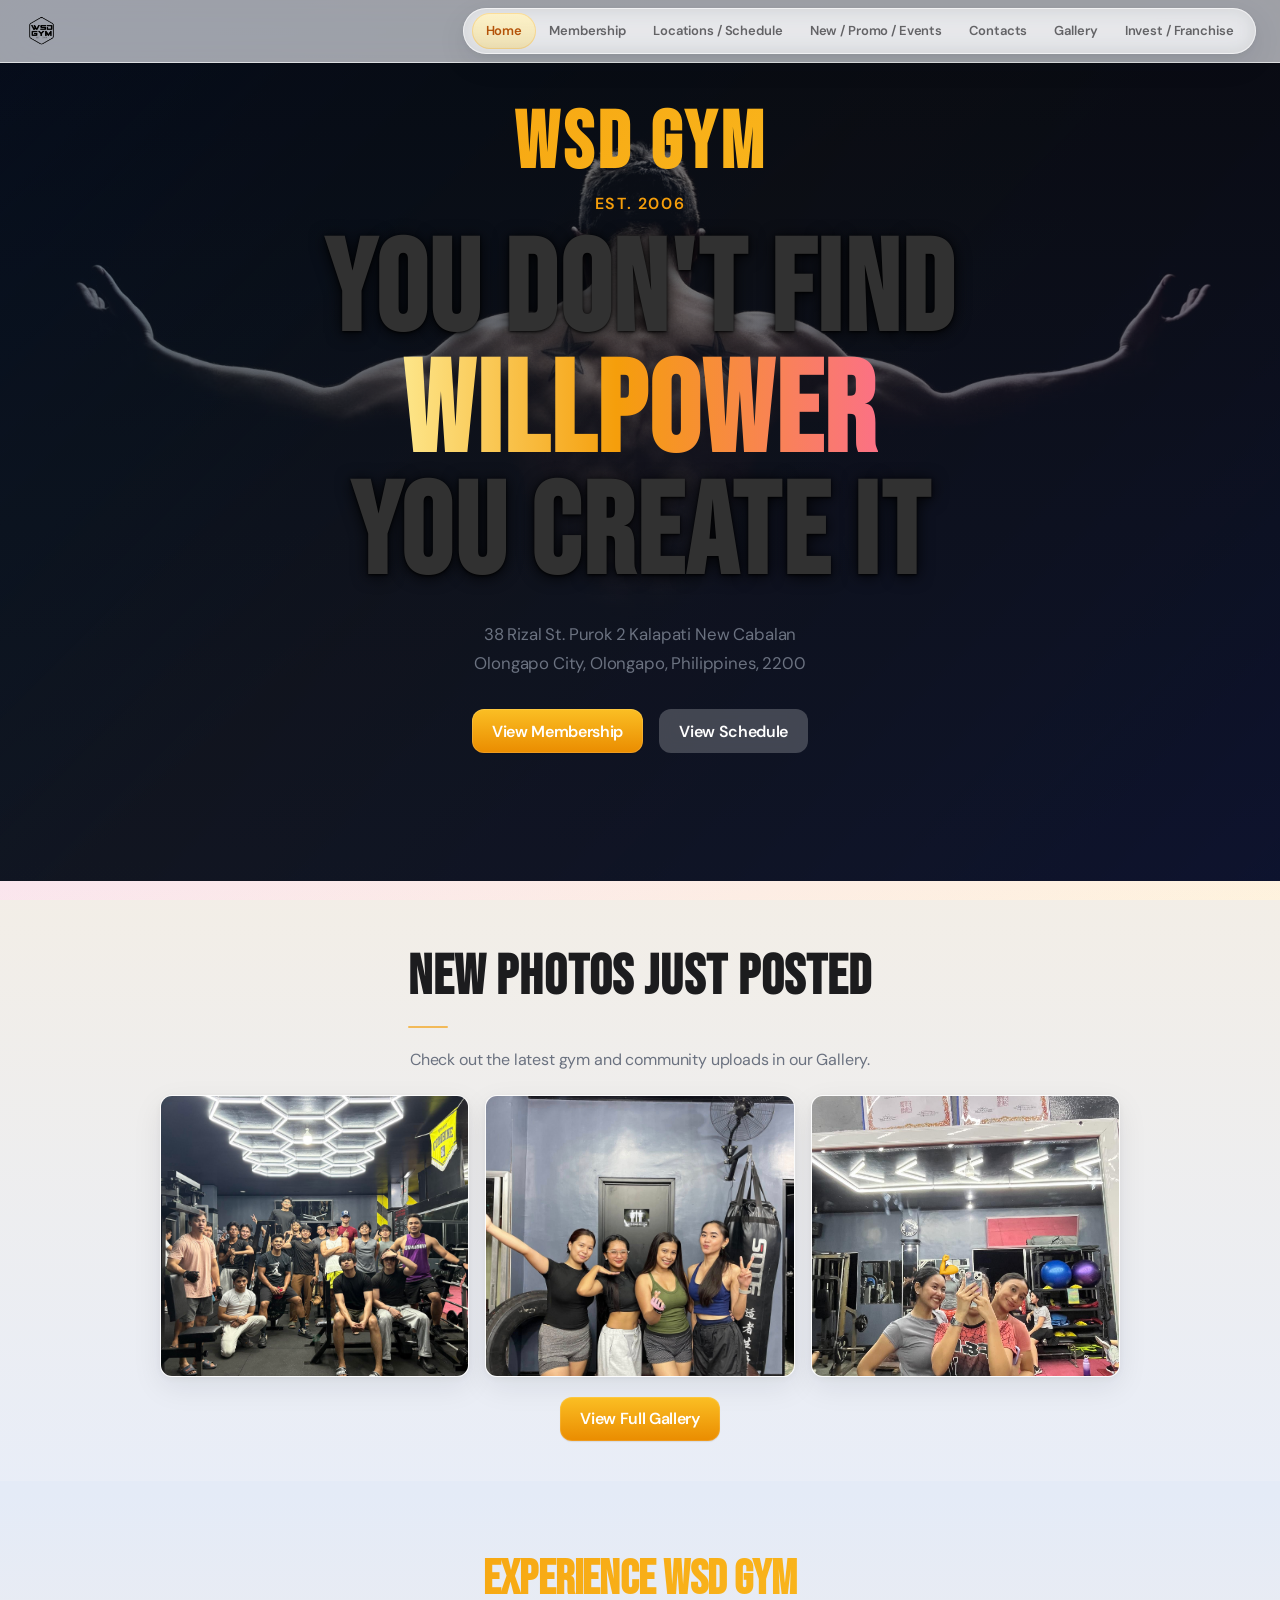
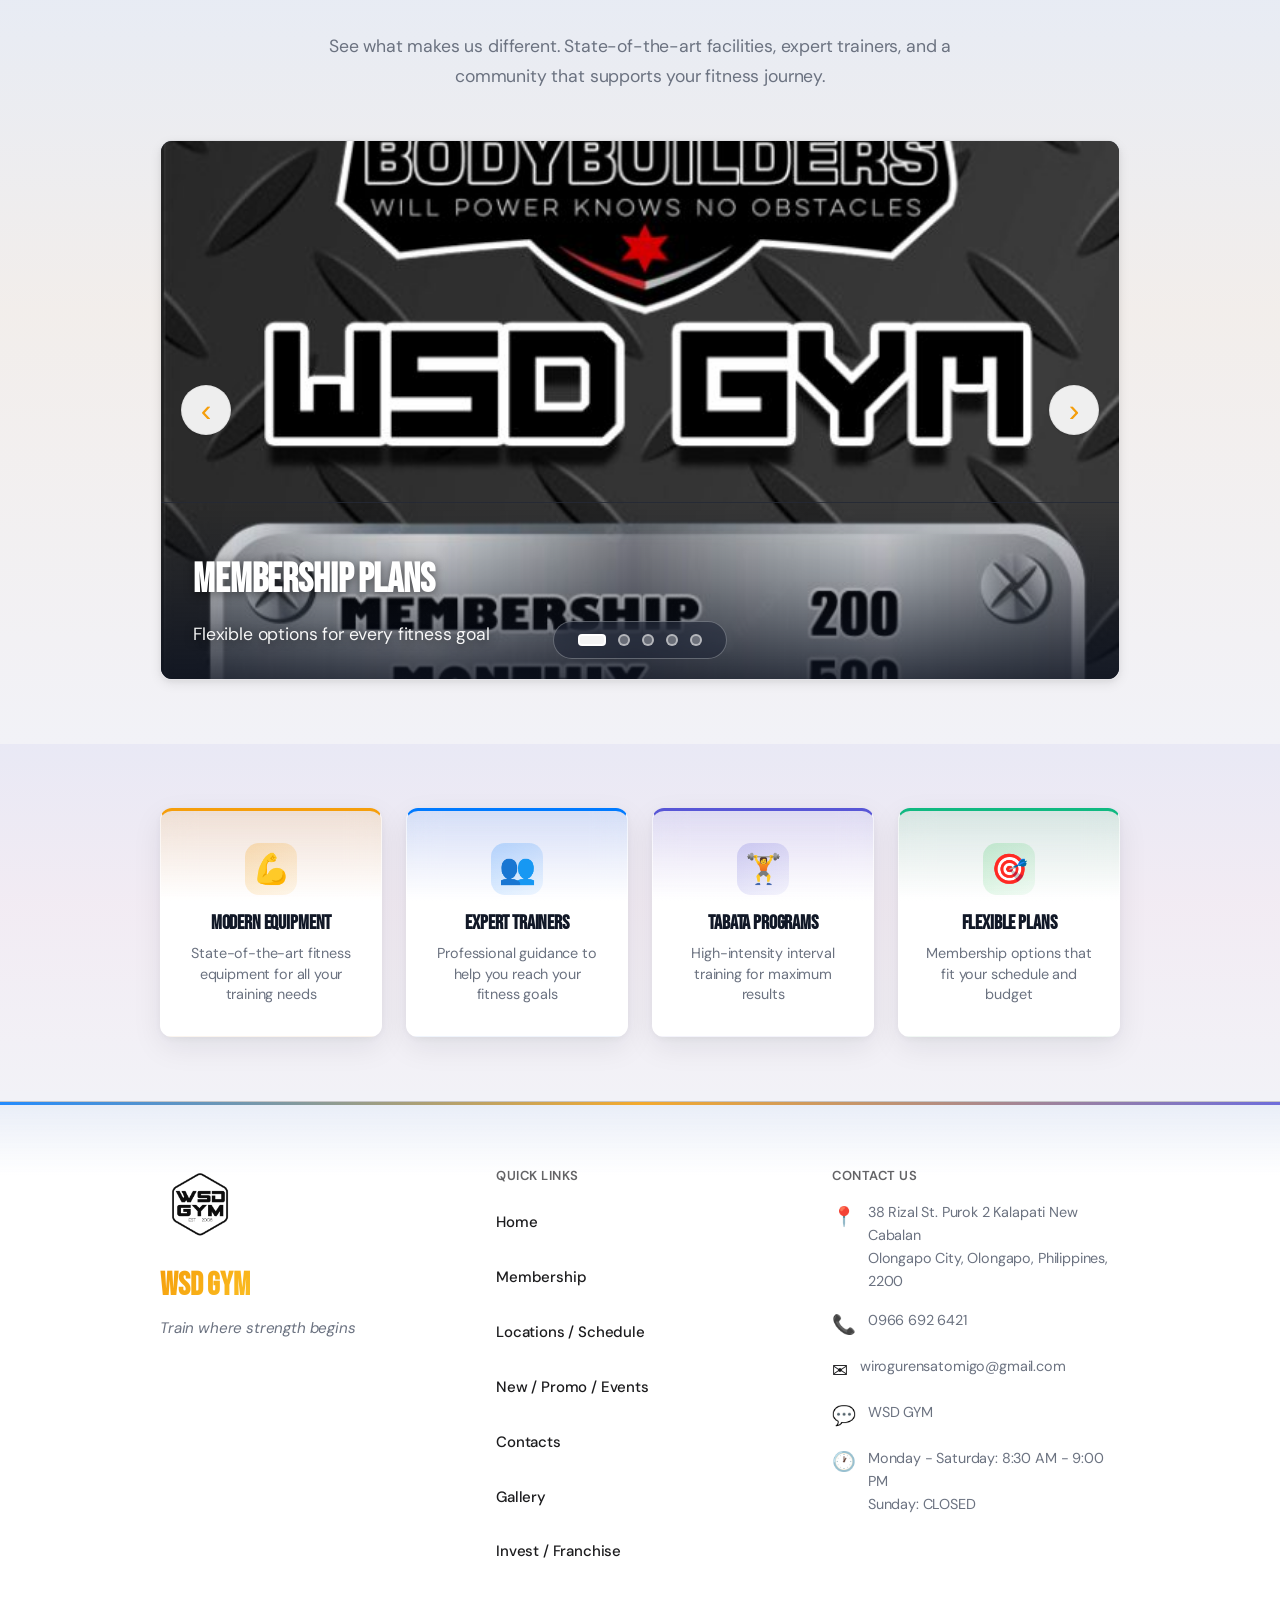
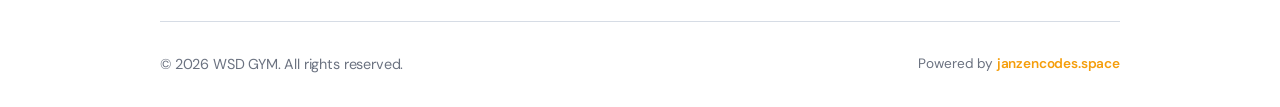
<file: index.html>
<!DOCTYPE html>
<html lang="en">
<head>
  <meta charset="UTF-8">
  <meta name="viewport" content="width=device-width, initial-scale=1.0">
  <title>WSD GYM | Olongapo City</title>
  <link rel="icon" href="logo%202.png" type="image/png">
  <link rel="preconnect" href="https://fonts.googleapis.com">
  <link rel="preconnect" href="https://fonts.gstatic.com" crossorigin>
  <link href="https://fonts.googleapis.com/css2?family=Bebas+Neue&family=DM+Sans:ital,opsz,wght@0,9..40,400;0,9..40,500;0,9..40,600;0,9..40,700;1,9..40,400&display=swap" rel="stylesheet">
  <link rel="stylesheet" href="styles.css">
</head>
<body class="landing-page">
  <header class="header">
    <a href="index.html" class="logo-link">
      <img src="logo%202.png" alt="WSD GYM" class="logo">
    </a>
    <button class="nav-toggle" aria-label="Open menu">
      <span></span><span></span><span></span>
    </button>
    <nav class="nav">
      <a href="index.html" class="nav-link">Home</a>
      <a href="membership.html" class="nav-link">Membership</a>
      <a href="locations.html" class="nav-link">Locations / Schedule</a>
      <a href="promo.html" class="nav-link">New / Promo / Events</a>
      <a href="contacts.html" class="nav-link">Contacts</a>
      <a href="gallery.html" class="nav-link">Gallery</a>
      <a href="invest.html" class="nav-link">Invest / Franchise</a>
    </nav>
  </header>

  <main>
    <!-- HOME / LANDING PAGE -->
    <section id="home" class="section hero">
      <div class="hero-bg"></div>
      <div class="hero-content">
        <div class="hero-tagline-section">
          <h2 class="hero-gym-name">WSD GYM</h2>
          <p class="hero-established">Est. 2006</p>
          <h1 class="hero-title"><span class="hero-title-line">You don't find</span><br><span class="hero-title-accent">willpower</span><br><span class="hero-title-line">you create it</span></h1>
        </div>
        <p class="hero-sub">38 Rizal St. Purok 2 Kalapati New Cabalan<br>Olongapo City, Olongapo, Philippines, 2200</p>
        <div class="hero-actions">
          <a href="membership.html" class="btn btn-primary">View Membership</a>
          <a href="locations.html" class="btn btn-secondary">View Schedule</a>
        </div>
      </div>
    </section>

    <section class="new-gallery-section reveal-section">
      <div class="container">
        <div class="new-gallery-header">
          <h2 class="section-title">New Photos Just Posted</h2>
          <p class="new-gallery-subtitle">Check out the latest gym and community uploads in our Gallery.</p>
        </div>
        <div class="new-gallery-grid">
          <article class="new-gallery-card">
            <img src="public/625419531_122196802394484899_5882857699860296991_n.jpg" alt="Latest WSD GYM update 1" class="new-gallery-img">
          </article>
          <article class="new-gallery-card">
            <img src="public/638126092_925313066680759_5336783640958296542_n.jpg" alt="Latest WSD GYM update 2" class="new-gallery-img">
          </article>
          <article class="new-gallery-card">
            <img src="public/654479342_947760537769345_3823533431365054870_n.jpg" alt="Latest WSD GYM update 3" class="new-gallery-img">
          </article>
        </div>
        <div class="new-gallery-actions">
          <a href="gallery.html" class="btn btn-primary">View Full Gallery</a>
        </div>
      </div>
    </section>

    <!-- Image Gallery Carousel Section -->
    <section class="gallery-section reveal-section">
      <div class="container">
        <h2 class="gallery-title">Experience WSD GYM</h2>
        <p class="gallery-subtitle">See what makes us different. State-of-the-art facilities, expert trainers, and a community that supports your fitness journey.</p>
        
        <div class="carousel-container">
          <div class="carousel-wrapper">
            <div class="carousel-track" id="carouselTrack">
              <div class="carousel-slide">
                <img src="gym%20membership.jpg" alt="WSD GYM Membership" class="carousel-img">
                <div class="carousel-overlay">
                  <h3>Membership Plans</h3>
                  <p>Flexible options for every fitness goal</p>
                </div>
              </div>
              <div class="carousel-slide">
                <img src="tabata%20membership.jpg" alt="WSD GYM Tabata Program" class="carousel-img">
                <div class="carousel-overlay">
                  <h3>Tabata Fitness</h3>
                  <p>High-intensity training programs</p>
                </div>
              </div>
              <div class="carousel-slide">
                <img src="promo.jpg" alt="WSD GYM Promotions" class="carousel-img">
                <div class="carousel-overlay">
                  <h3>Special Promos</h3>
                  <p>Exclusive offers and deals</p>
                </div>
              </div>
              <div class="carousel-slide">
                <img src="operating%20hours.jpg" alt="WSD GYM Operating Hours" class="carousel-img">
                <div class="carousel-overlay">
                  <h3>Operating Hours</h3>
                  <p>Monday - Saturday: 8:30 AM - 9:00 PM</p>
                </div>
              </div>
              <div class="carousel-slide">
                <img src="logo.jpg" alt="WSD GYM Logo" class="carousel-img">
                <div class="carousel-overlay">
                  <h3>WSD GYM</h3>
                  <p>Train where strength begins</p>
                </div>
              </div>
            </div>
          </div>
          
          <!-- Carousel Navigation -->
          <button class="carousel-btn carousel-prev" aria-label="Previous slide">‹</button>
          <button class="carousel-btn carousel-next" aria-label="Next slide">›</button>
          
          <!-- Carousel Indicators -->
          <div class="carousel-indicators" id="carouselIndicators">
            <button class="carousel-indicator active" data-slide="0" aria-label="Go to slide 1"></button>
            <button class="carousel-indicator" data-slide="1" aria-label="Go to slide 2"></button>
            <button class="carousel-indicator" data-slide="2" aria-label="Go to slide 3"></button>
            <button class="carousel-indicator" data-slide="3" aria-label="Go to slide 4"></button>
            <button class="carousel-indicator" data-slide="4" aria-label="Go to slide 5"></button>
          </div>
        </div>
      </div>
    </section>

    <!-- Quick Info Section -->
    <section class="quick-info-section reveal-section">
      <div class="container">
        <div class="quick-info-grid">
          <div class="quick-info-card">
            <div class="quick-info-icon">💪</div>
            <h3>Modern Equipment</h3>
            <p>State-of-the-art fitness equipment for all your training needs</p>
          </div>
          <div class="quick-info-card">
            <div class="quick-info-icon">👥</div>
            <h3>Expert Trainers</h3>
            <p>Professional guidance to help you reach your fitness goals</p>
          </div>
          <div class="quick-info-card">
            <div class="quick-info-icon">🏋️</div>
            <h3>Tabata Programs</h3>
            <p>High-intensity interval training for maximum results</p>
          </div>
          <div class="quick-info-card">
            <div class="quick-info-icon">🎯</div>
            <h3>Flexible Plans</h3>
            <p>Membership options that fit your schedule and budget</p>
          </div>
        </div>
      </div>
    </section>
  </main>

  <footer class="footer">
    <div class="container">
      <div class="footer-content">
        <div class="footer-section footer-brand">
          <img src="logo%202.png" alt="WSD GYM" class="footer-logo">
          <h3 class="footer-gym-name">WSD GYM</h3>
          <p class="footer-tagline">Train where strength begins</p>
        </div>
        
        <div class="footer-section footer-links">
          <h4 class="footer-heading">Quick Links</h4>
          <ul class="footer-nav">
            <li><a href="index.html">Home</a></li>
            <li><a href="membership.html">Membership</a></li>
            <li><a href="locations.html">Locations / Schedule</a></li>
            <li><a href="promo.html">New / Promo / Events</a></li>
            <li><a href="contacts.html">Contacts</a></li>
            <li><a href="gallery.html">Gallery</a></li>
            <li><a href="invest.html">Invest / Franchise</a></li>
          </ul>
        </div>
        
        <div class="footer-section footer-contact">
          <h4 class="footer-heading">Contact Us</h4>
          <div class="footer-contact-item">
            <span class="footer-icon">📍</span>
            <p>38 Rizal St. Purok 2 Kalapati New Cabalan<br>Olongapo City, Olongapo, Philippines, 2200</p>
          </div>
          <div class="footer-contact-item">
            <span class="footer-icon">📞</span>
            <p><a href="https://www.facebook.com/profile.php?id=100076062219549" target="_blank" rel="noopener">0966 692 6421</a></p>
          </div>
          <div class="footer-contact-item">
            <span class="footer-icon">✉️</span>
            <p><a href="https://www.facebook.com/profile.php?id=100076062219549" target="_blank" rel="noopener">wirogurensatomigo@gmail.com</a></p>
          </div>
          <div class="footer-contact-item">
            <span class="footer-icon">💬</span>
            <p><a href="https://www.facebook.com/profile.php?id=100076062219549" target="_blank" rel="noopener">WSD GYM</a></p>
          </div>
          <div class="footer-contact-item">
            <span class="footer-icon">🕐</span>
            <p>Monday - Saturday: 8:30 AM - 9:00 PM<br>Sunday: CLOSED</p>
          </div>
        </div>
      </div>
      
      <div class="footer-bottom">
        <div class="footer-copyright">
          <p>&copy; 2026 WSD GYM. All rights reserved.</p>
        </div>
        <div class="footer-dev">
          <p>Powered by <a href="https://janzencodes.space" target="_blank" rel="noopener">janzencodes.space</a></p>
        </div>
      </div>
    </div>
  </footer>

  <script src="config.js"></script>
  <script src="script.js"></script>
</body>
</html>
</file>
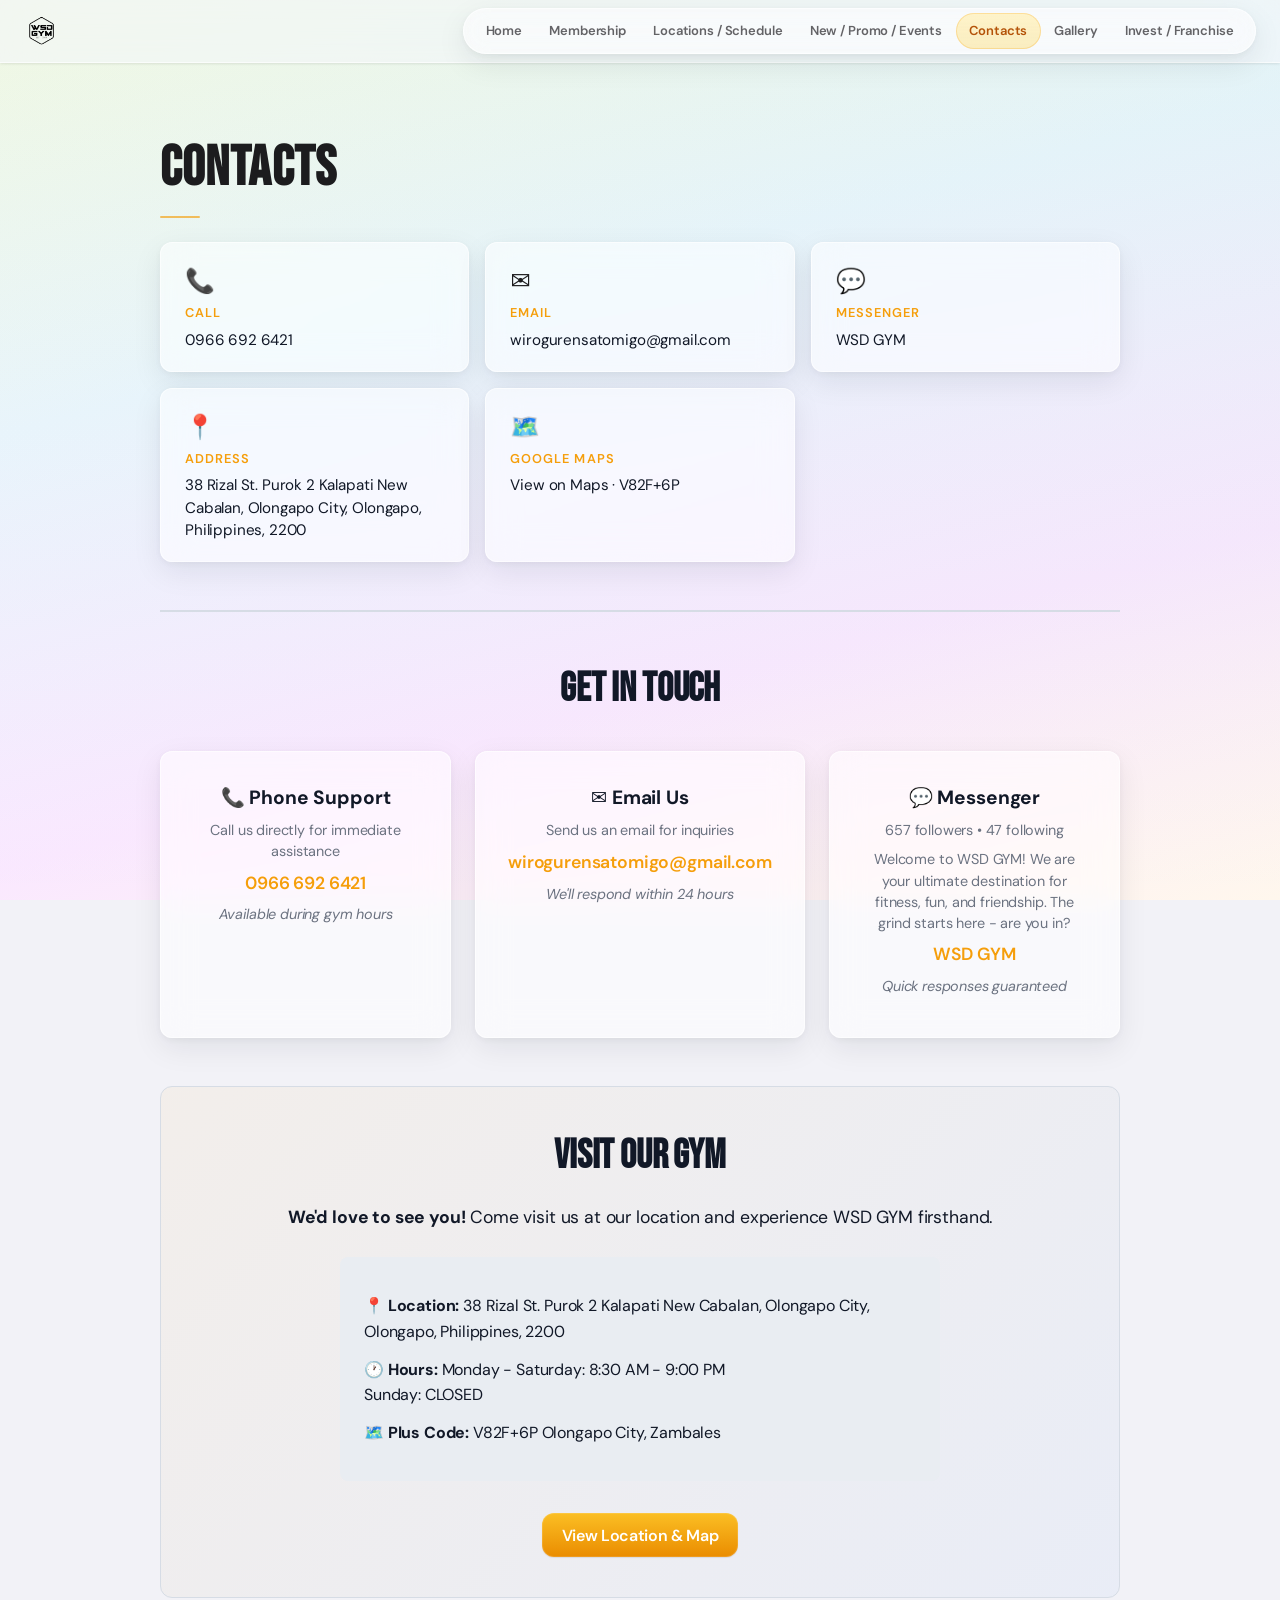
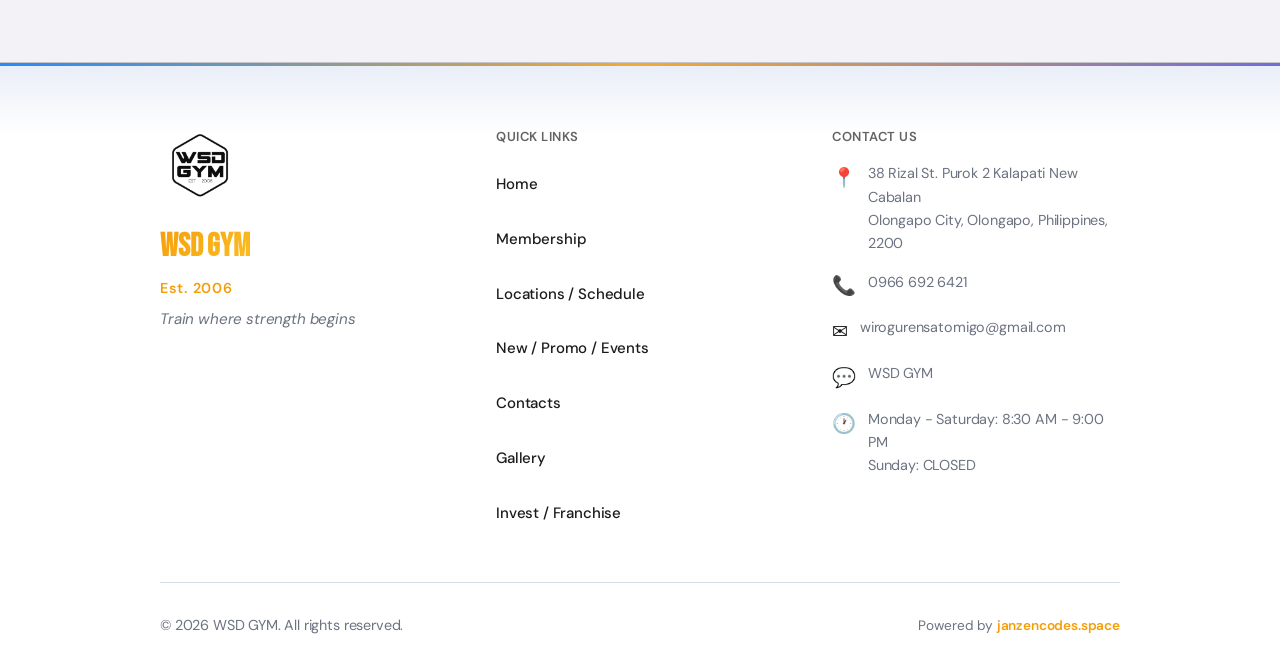
<file: contacts.html>
<!DOCTYPE html>
<html lang="en">
<head>
  <meta charset="UTF-8">
  <meta name="viewport" content="width=device-width, initial-scale=1.0">
  <title>Contacts | WSD GYM</title>
  <link rel="icon" href="logo%202.png" type="image/png">
  <link rel="preconnect" href="https://fonts.googleapis.com">
  <link rel="preconnect" href="https://fonts.gstatic.com" crossorigin>
  <link href="https://fonts.googleapis.com/css2?family=Bebas+Neue&family=DM+Sans:ital,opsz,wght@0,9..40,400;0,9..40,500;0,9..40,600;0,9..40,700;1,9..40,400&display=swap" rel="stylesheet">
  <link rel="stylesheet" href="styles.css">
</head>
<body>
  <header class="header">
    <a href="index.html" class="logo-link">
      <img src="logo%202.png" alt="WSD GYM" class="logo">
    </a>
    <button class="nav-toggle" aria-label="Open menu">
      <span></span><span></span><span></span>
    </button>
    <nav class="nav">
      <a href="index.html" class="nav-link">Home</a>
      <a href="membership.html" class="nav-link">Membership</a>
      <a href="locations.html" class="nav-link">Locations / Schedule</a>
      <a href="promo.html" class="nav-link">New / Promo / Events</a>
      <a href="contacts.html" class="nav-link active">Contacts</a>
      <a href="gallery.html" class="nav-link">Gallery</a>
      <a href="invest.html" class="nav-link">Invest / Franchise</a>
    </nav>
  </header>

  <main>
    <!-- CONTACTS -->
    <section id="contacts" class="section contacts reveal-section">
      <div class="container">
        <h2 class="section-title">Contacts</h2>
        <div class="contacts-grid">
          <a href="tel:+639666926421" class="contact-card">
            <span class="contact-icon">📞</span>
            <span class="contact-label">Call</span>
            <span class="contact-value">0966 692 6421</span>
          </a>
          <a href="mailto:wirogurensatomigo@gmail.com" class="contact-card">
            <span class="contact-icon">✉️</span>
            <span class="contact-label">Email</span>
            <span class="contact-value">wirogurensatomigo@gmail.com</span>
          </a>
          <a href="https://www.facebook.com/profile.php?id=100076062219549" target="_blank" rel="noopener" class="contact-card">
            <span class="contact-icon">💬</span>
            <span class="contact-label">Messenger</span>
            <span class="contact-value">WSD GYM</span>
          </a>
          <a href="https://maps.google.com/?q=38+Rizal+St,+New+Cabalan,+Olongapo+City,+2200+Zambales" target="_blank" rel="noopener" class="contact-card">
            <span class="contact-icon">📍</span>
            <span class="contact-label">Address</span>
            <span class="contact-value">38 Rizal St. Purok 2 Kalapati New Cabalan, Olongapo City, Olongapo, Philippines, 2200</span>
          </a>
          <a href="https://maps.google.com/?q=38+Rizal+St,+New+Cabalan,+Olongapo+City,+2200+Zambales" target="_blank" rel="noopener" class="contact-card">
            <span class="contact-icon">🗺️</span>
            <span class="contact-label">Google Maps</span>
            <span class="contact-value">View on Maps · V82F+6P</span>
          </a>
        </div>

        <!-- Quick Contact Info -->
        <div class="contact-info-section">
          <h3 class="contact-info-title">Get in Touch</h3>
          <div class="contact-info-grid">
            <div class="contact-info-card">
              <h4>📞 Phone Support</h4>
              <p>Call us directly for immediate assistance</p>
              <p class="contact-highlight"><a href="tel:+639666926421">0966 692 6421</a></p>
              <p class="contact-hours">Available during gym hours</p>
            </div>
            <div class="contact-info-card">
              <h4>✉️ Email Us</h4>
              <p>Send us an email for inquiries</p>
              <p class="contact-highlight"><a href="mailto:wirogurensatomigo@gmail.com">wirogurensatomigo@gmail.com</a></p>
              <p class="contact-hours">We'll respond within 24 hours</p>
            </div>
            <div class="contact-info-card">
              <h4>💬 Messenger</h4>
              <p>657 followers • 47 following</p>
              <p>Welcome to WSD GYM! We are your ultimate destination for fitness, fun, and friendship. The grind starts here - are you in?</p>
              <p class="contact-highlight"><a href="https://www.facebook.com/profile.php?id=100076062219549" target="_blank" rel="noopener">WSD GYM</a></p>
              <p class="contact-hours">Quick responses guaranteed</p>
            </div>
          </div>
        </div>

        <!-- Visit Us -->
        <div class="visit-section">
          <h3 class="visit-title">Visit Our Gym</h3>
          <div class="visit-content">
            <p><strong>We'd love to see you!</strong> Come visit us at our location and experience WSD GYM firsthand.</p>
            <div class="visit-details">
              <p><strong>📍 Location:</strong> 38 Rizal St. Purok 2 Kalapati New Cabalan, Olongapo City, Olongapo, Philippines, 2200</p>
              <p><strong>🕐 Hours:</strong> Monday - Saturday: 8:30 AM - 9:00 PM<br>Sunday: CLOSED</p>
              <p><strong>🗺️ Plus Code:</strong> V82F+6P Olongapo City, Zambales</p>
            </div>
            <a href="locations.html" class="btn btn-primary">View Location & Map</a>
          </div>
        </div>
      </div>
    </section>
  </main>

  <footer class="footer">
    <div class="container">
      <div class="footer-content">
        <div class="footer-section footer-brand">
          <img src="logo%202.png" alt="WSD GYM" class="footer-logo">
          <h3 class="footer-gym-name">WSD GYM</h3>
          <p class="footer-established">Est. 2006</p>
          <p class="footer-tagline">Train where strength begins</p>
        </div>
        
        <div class="footer-section footer-links">
          <h4 class="footer-heading">Quick Links</h4>
          <ul class="footer-nav">
            <li><a href="index.html">Home</a></li>
            <li><a href="membership.html">Membership</a></li>
            <li><a href="locations.html">Locations / Schedule</a></li>
            <li><a href="promo.html">New / Promo / Events</a></li>
            <li><a href="contacts.html">Contacts</a></li>
            <li><a href="gallery.html">Gallery</a></li>
            <li><a href="invest.html">Invest / Franchise</a></li>
          </ul>
        </div>
        
        <div class="footer-section footer-contact">
          <h4 class="footer-heading">Contact Us</h4>
          <div class="footer-contact-item">
            <span class="footer-icon">📍</span>
            <p>38 Rizal St. Purok 2 Kalapati New Cabalan<br>Olongapo City, Olongapo, Philippines, 2200</p>
          </div>
          <div class="footer-contact-item">
            <span class="footer-icon">📞</span>
            <p><a href="tel:+639666926421">0966 692 6421</a></p>
          </div>
          <div class="footer-contact-item">
            <span class="footer-icon">✉️</span>
            <p><a href="mailto:wirogurensatomigo@gmail.com">wirogurensatomigo@gmail.com</a></p>
          </div>
          <div class="footer-contact-item">
            <span class="footer-icon">💬</span>
            <p><a href="https://www.facebook.com/profile.php?id=100076062219549" target="_blank" rel="noopener">WSD GYM</a></p>
          </div>
          <div class="footer-contact-item">
            <span class="footer-icon">🕐</span>
            <p>Monday - Saturday: 8:30 AM - 9:00 PM<br>Sunday: CLOSED</p>
          </div>
        </div>
      </div>
      
      <div class="footer-bottom">
        <div class="footer-copyright">
          <p>&copy; 2026 WSD GYM. All rights reserved.</p>
        </div>
        <div class="footer-dev">
          <p>Powered by <a href="https://janzencodes.space" target="_blank" rel="noopener">janzencodes.space</a></p>
        </div>
      </div>
    </div>
  </footer>

  <script src="config.js"></script>
  <script src="script.js"></script>
</body>
</html>
</file>
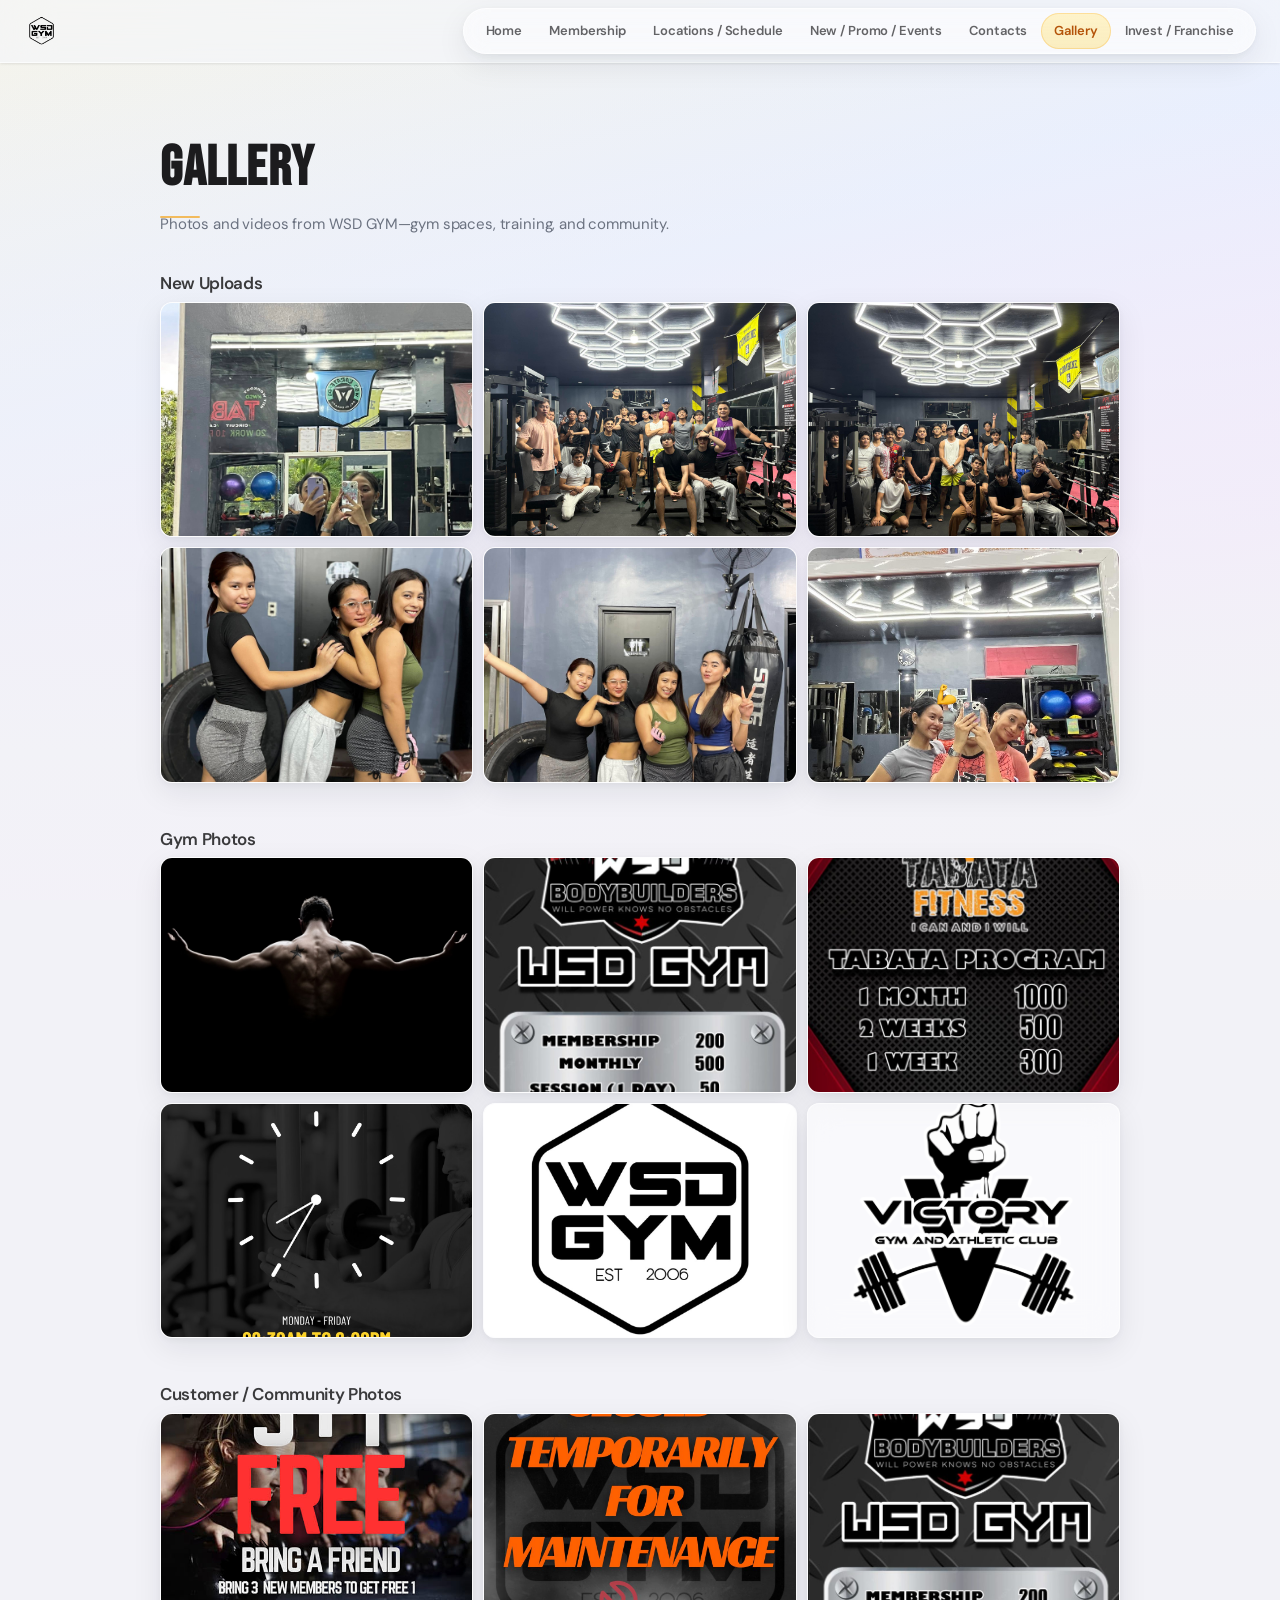
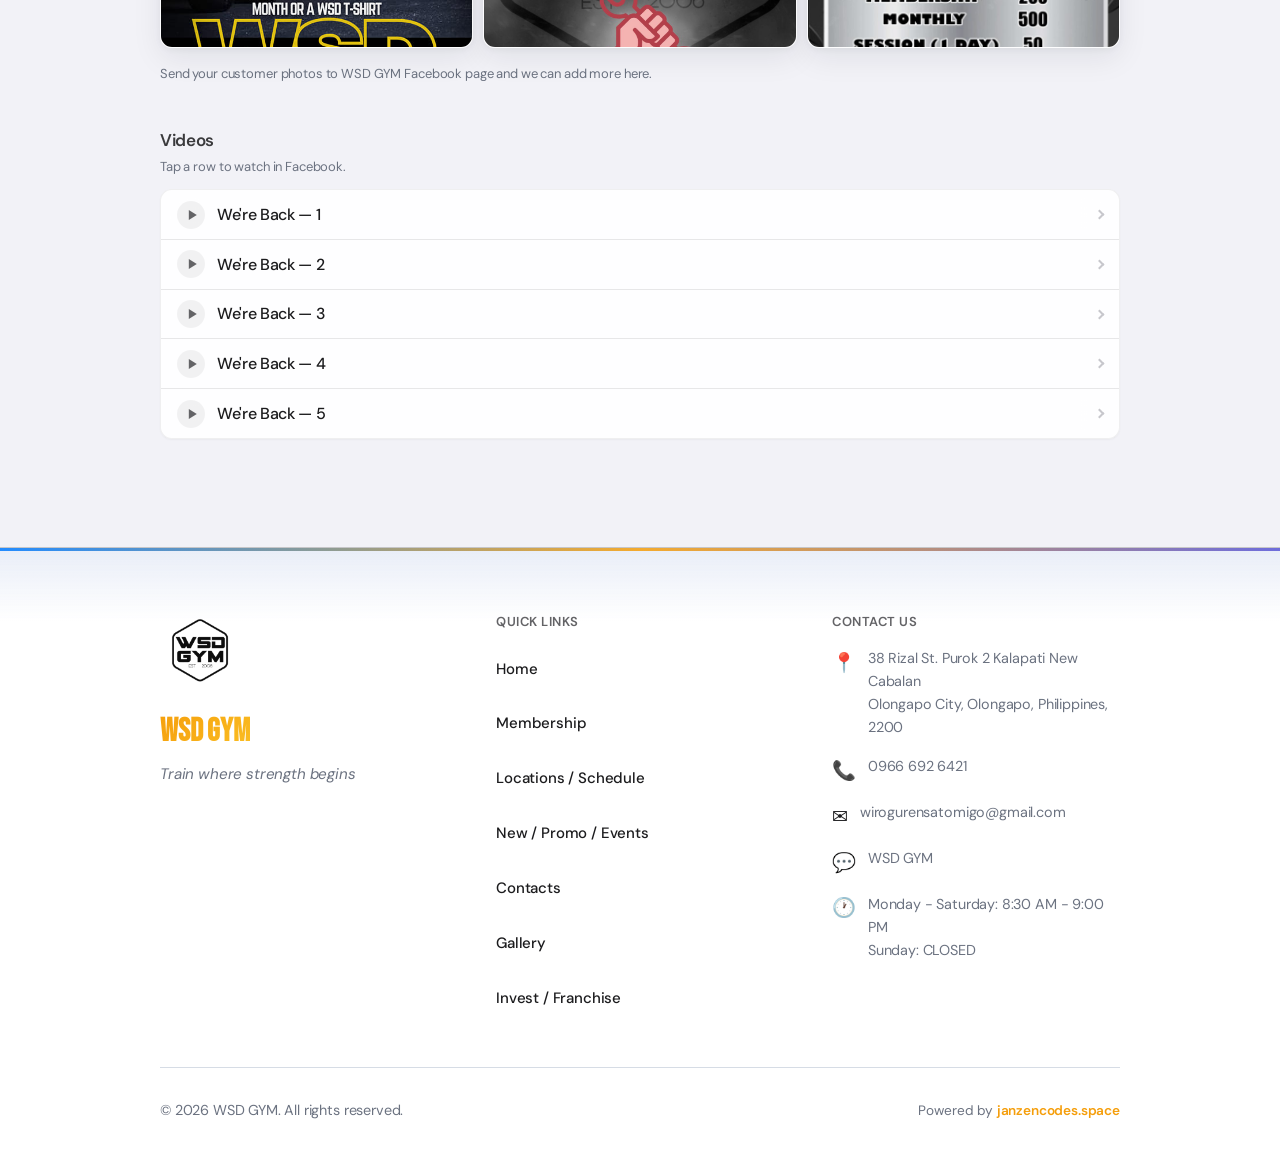
<file: gallery.html>
<!DOCTYPE html>
<html lang="en">
<head>
  <meta charset="UTF-8">
  <meta name="viewport" content="width=device-width, initial-scale=1.0">
  <title>Gallery | WSD GYM</title>
  <link rel="icon" href="logo%202.png" type="image/png">
  <link rel="preconnect" href="https://fonts.googleapis.com">
  <link rel="preconnect" href="https://fonts.gstatic.com" crossorigin>
  <link href="https://fonts.googleapis.com/css2?family=Bebas+Neue&family=DM+Sans:ital,opsz,wght@0,9..40,400;0,9..40,500;0,9..40,600;0,9..40,700;1,9..40,400&display=swap" rel="stylesheet">
  <link rel="stylesheet" href="styles.css">
</head>
<body>
  <header class="header">
    <a href="index.html" class="logo-link">
      <img src="logo%202.png" alt="WSD GYM" class="logo">
    </a>
    <button class="nav-toggle" aria-label="Open menu">
      <span></span><span></span><span></span>
    </button>
    <nav class="nav">
      <a href="index.html" class="nav-link">Home</a>
      <a href="membership.html" class="nav-link">Membership</a>
      <a href="locations.html" class="nav-link">Locations / Schedule</a>
      <a href="promo.html" class="nav-link">New / Promo / Events</a>
      <a href="contacts.html" class="nav-link">Contacts</a>
      <a href="gallery.html" class="nav-link active">Gallery</a>
      <a href="invest.html" class="nav-link">Invest / Franchise</a>
    </nav>
  </header>

  <main>
    <section id="gallery" class="section reveal-section">
      <div class="container">
        <h2 class="section-title">Gallery</h2>
        <p class="gallery-page-subtitle">Photos and videos from WSD GYM—gym spaces, training, and community.</p>

        <div class="gallery-block">
          <h3 class="gallery-block-title">New Uploads</h3>
          <div class="photo-grid">
            <article class="photo-card"><img src="public/653708599_947762594435806_8815669472884055972_n.jpg" alt="New WSD GYM upload 1"></article>
            <article class="photo-card"><img src="public/625419531_122196802394484899_5882857699860296991_n.jpg" alt="New WSD GYM upload 2"></article>
            <article class="photo-card"><img src="public/625642899_122196802202484899_5486924657853411743_n.jpg" alt="New WSD GYM upload 3"></article>
            <article class="photo-card"><img src="public/638019569_925312986680767_6033111872373561390_n.jpg" alt="New WSD GYM upload 4"></article>
            <article class="photo-card"><img src="public/638126092_925313066680759_5336783640958296542_n.jpg" alt="New WSD GYM upload 5"></article>
            <article class="photo-card"><img src="public/654479342_947760537769345_3823533431365054870_n.jpg" alt="New WSD GYM upload 6"></article>
          </div>
        </div>

        <div class="gallery-block">
          <h3 class="gallery-block-title">Gym Photos</h3>
          <div class="photo-grid">
            <article class="photo-card"><img src="feature%20picture.jpg" alt="WSD GYM Feature Photo"></article>
            <article class="photo-card"><img src="gym%20membership.jpg" alt="WSD GYM Membership Area"></article>
            <article class="photo-card"><img src="tabata%20membership.jpg" alt="WSD GYM Tabata Program"></article>
            <article class="photo-card"><img src="operating%20hours.jpg" alt="WSD GYM Operating Hours"></article>
            <article class="photo-card"><img src="logo.jpg" alt="WSD GYM Branding"></article>
            <article class="photo-card"><img src="LOGO%20NEW%203.21%20WITH%20WHITE.webp" alt="WSD GYM Logo Variant"></article>
          </div>
        </div>

        <div class="gallery-block">
          <h3 class="gallery-block-title">Customer / Community Photos</h3>
          <div class="photo-grid">
            <article class="photo-card"><img src="promo.jpg" alt="WSD GYM Promo Community Post"></article>
            <article class="photo-card"><img src="maintenance.jpg" alt="WSD GYM Community Update"></article>
            <article class="photo-card"><img src="gym%20membership.jpg" alt="WSD GYM Member Training"></article>
          </div>
          <p class="gallery-note">Send your customer photos to WSD GYM Facebook page and we can add more here.</p>
        </div>

        <div class="gallery-block">
          <h3 class="gallery-block-title">Videos</h3>
          <p class="gallery-block-desc">Tap a row to watch in Facebook.</p>
          <div class="video-list-group" role="list">
            <a href="https://www.facebook.com/share/r/1GWZKmTKdB/" target="_blank" rel="noopener" class="video-row" role="listitem">
              <span class="video-row-play" aria-hidden="true"></span>
              <span class="video-row-label">We're Back — 1</span>
              <span class="video-row-chevron" aria-hidden="true"></span>
            </a>
            <a href="https://www.facebook.com/share/r/1EJejPJF8u/" target="_blank" rel="noopener" class="video-row" role="listitem">
              <span class="video-row-play" aria-hidden="true"></span>
              <span class="video-row-label">We're Back — 2</span>
              <span class="video-row-chevron" aria-hidden="true"></span>
            </a>
            <a href="https://www.facebook.com/share/r/18R4FfKqbM/" target="_blank" rel="noopener" class="video-row" role="listitem">
              <span class="video-row-play" aria-hidden="true"></span>
              <span class="video-row-label">We're Back — 3</span>
              <span class="video-row-chevron" aria-hidden="true"></span>
            </a>
            <a href="https://www.facebook.com/share/r/18LfVBoVrw/" target="_blank" rel="noopener" class="video-row" role="listitem">
              <span class="video-row-play" aria-hidden="true"></span>
              <span class="video-row-label">We're Back — 4</span>
              <span class="video-row-chevron" aria-hidden="true"></span>
            </a>
            <a href="https://www.facebook.com/share/v/1LCGpnggQV/" target="_blank" rel="noopener" class="video-row" role="listitem">
              <span class="video-row-play" aria-hidden="true"></span>
              <span class="video-row-label">We're Back — 5</span>
              <span class="video-row-chevron" aria-hidden="true"></span>
            </a>
          </div>
        </div>
      </div>
    </section>
  </main>

  <footer class="footer">
    <div class="container">
      <div class="footer-content">
        <div class="footer-section footer-brand">
          <img src="logo%202.png" alt="WSD GYM" class="footer-logo">
          <h3 class="footer-gym-name">WSD GYM</h3>
          <p class="footer-tagline">Train where strength begins</p>
        </div>
        
        <div class="footer-section footer-links">
          <h4 class="footer-heading">Quick Links</h4>
          <ul class="footer-nav">
            <li><a href="index.html">Home</a></li>
            <li><a href="membership.html">Membership</a></li>
            <li><a href="locations.html">Locations / Schedule</a></li>
            <li><a href="promo.html">New / Promo / Events</a></li>
            <li><a href="contacts.html">Contacts</a></li>
            <li><a href="gallery.html">Gallery</a></li>
            <li><a href="invest.html">Invest / Franchise</a></li>
          </ul>
        </div>
        
        <div class="footer-section footer-contact">
          <h4 class="footer-heading">Contact Us</h4>
          <div class="footer-contact-item">
            <span class="footer-icon">📍</span>
            <p>38 Rizal St. Purok 2 Kalapati New Cabalan<br>Olongapo City, Olongapo, Philippines, 2200</p>
          </div>
          <div class="footer-contact-item">
            <span class="footer-icon">📞</span>
            <p><a href="https://www.facebook.com/profile.php?id=100076062219549" target="_blank" rel="noopener">0966 692 6421</a></p>
          </div>
          <div class="footer-contact-item">
            <span class="footer-icon">✉️</span>
            <p><a href="https://www.facebook.com/profile.php?id=100076062219549" target="_blank" rel="noopener">wirogurensatomigo@gmail.com</a></p>
          </div>
          <div class="footer-contact-item">
            <span class="footer-icon">💬</span>
            <p><a href="https://www.facebook.com/profile.php?id=100076062219549" target="_blank" rel="noopener">WSD GYM</a></p>
          </div>
          <div class="footer-contact-item">
            <span class="footer-icon">🕐</span>
            <p>Monday - Saturday: 8:30 AM - 9:00 PM<br>Sunday: CLOSED</p>
          </div>
        </div>
      </div>
      
      <div class="footer-bottom">
        <div class="footer-copyright">
          <p>&copy; 2026 WSD GYM. All rights reserved.</p>
        </div>
        <div class="footer-dev">
          <p>Powered by <a href="https://janzencodes.space" target="_blank" rel="noopener">janzencodes.space</a></p>
        </div>
      </div>
    </div>
  </footer>

  <script src="config.js"></script>
  <script src="script.js"></script>
</body>
</html>
</file>
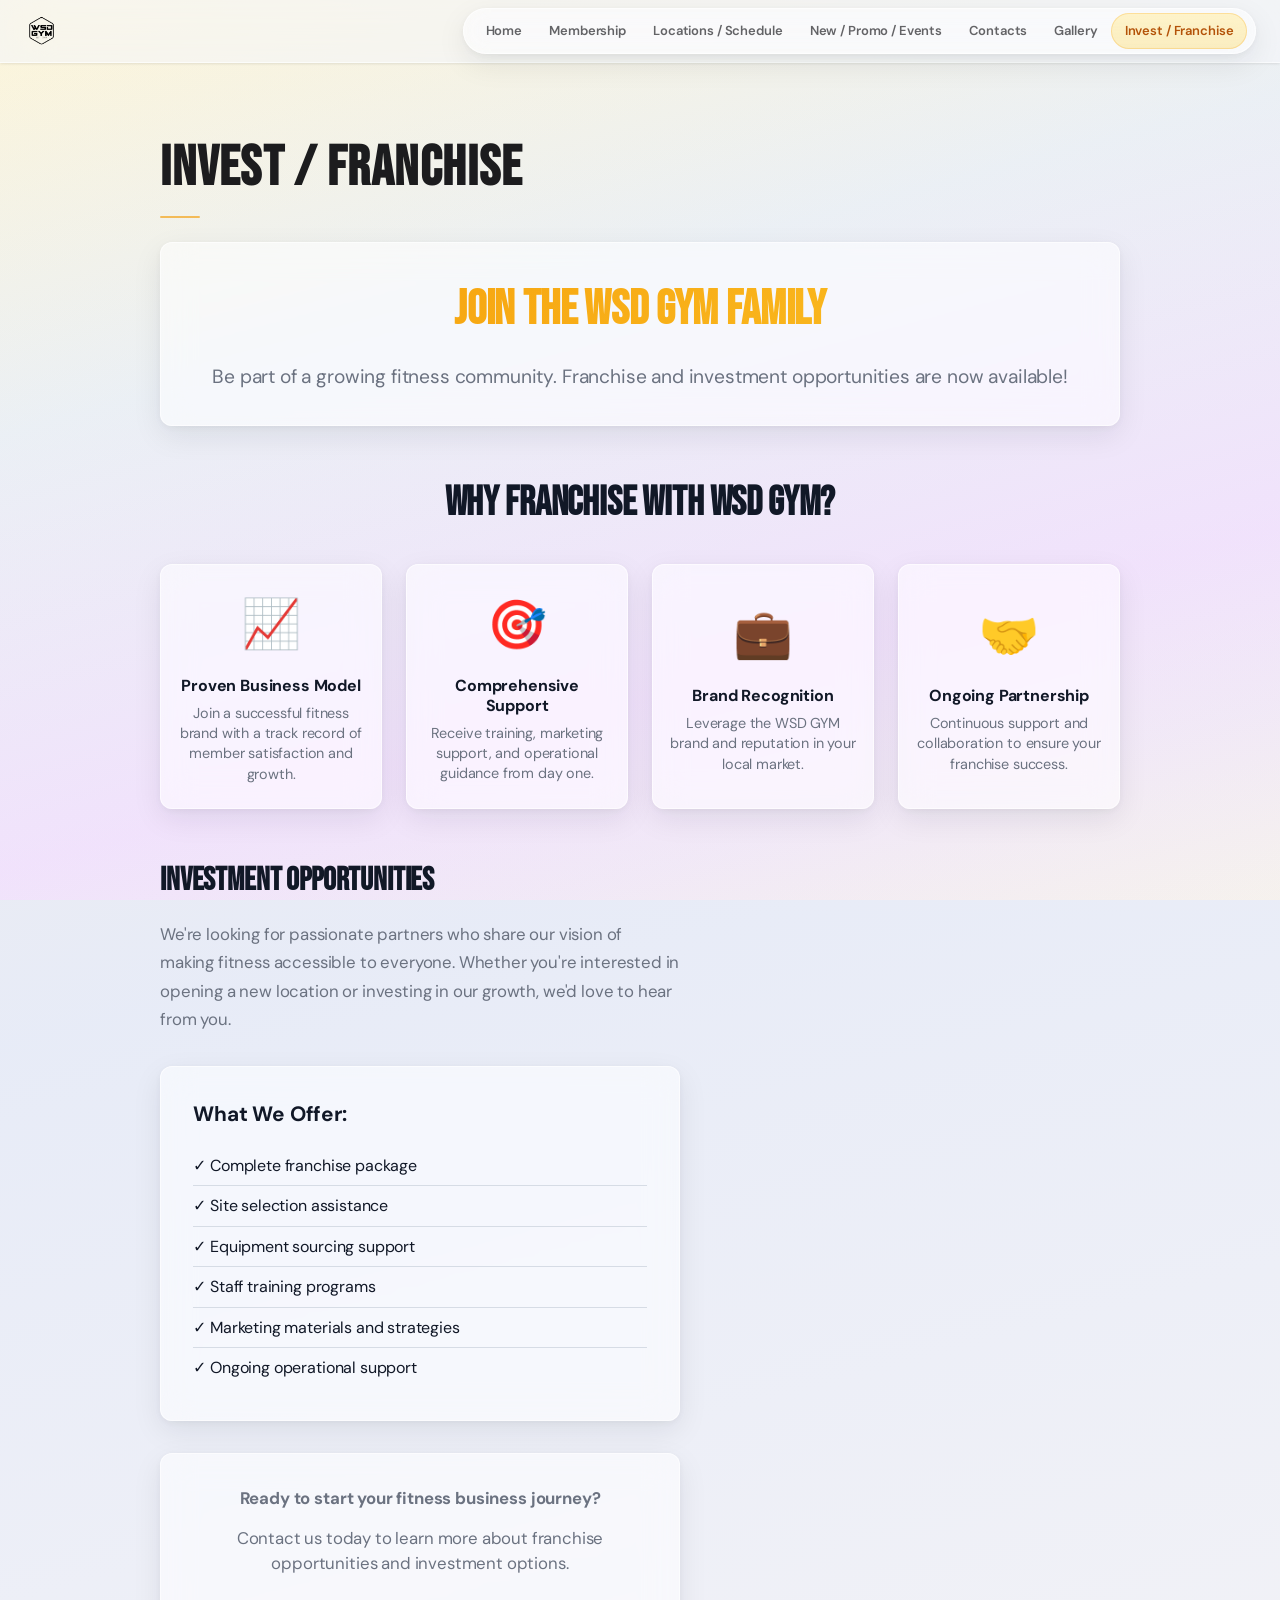
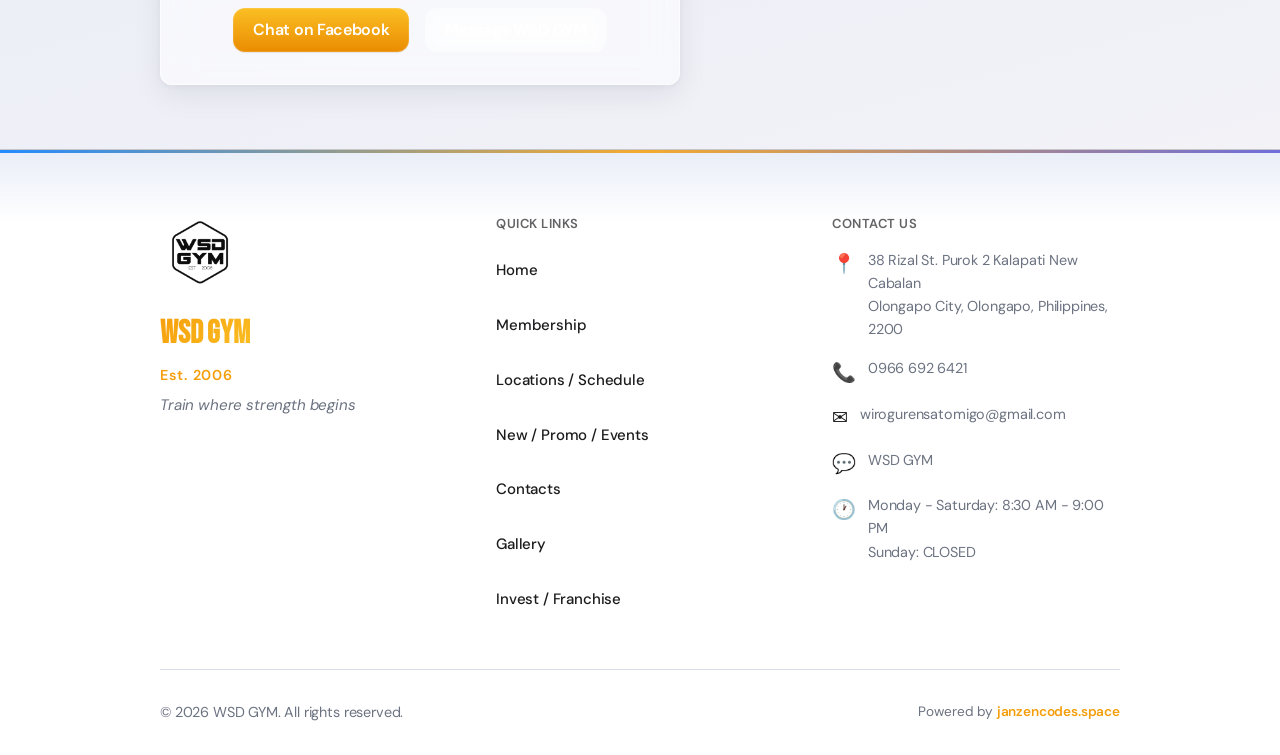
<file: invest.html>
<!DOCTYPE html>
<html lang="en">
<head>
  <meta charset="UTF-8">
  <meta name="viewport" content="width=device-width, initial-scale=1.0">
  <title>Invest / Franchise | WSD GYM</title>
  <link rel="icon" href="logo%202.png" type="image/png">
  <link rel="preconnect" href="https://fonts.googleapis.com">
  <link rel="preconnect" href="https://fonts.gstatic.com" crossorigin>
  <link href="https://fonts.googleapis.com/css2?family=Bebas+Neue&family=DM+Sans:ital,opsz,wght@0,9..40,400;0,9..40,500;0,9..40,600;0,9..40,700;1,9..40,400&display=swap" rel="stylesheet">
  <link rel="stylesheet" href="styles.css">
</head>
<body>
  <header class="header">
    <a href="index.html" class="logo-link">
      <img src="logo%202.png" alt="WSD GYM" class="logo">
    </a>
    <button class="nav-toggle" aria-label="Open menu">
      <span></span><span></span><span></span>
    </button>
    <nav class="nav">
      <a href="index.html" class="nav-link">Home</a>
      <a href="membership.html" class="nav-link">Membership</a>
      <a href="locations.html" class="nav-link">Locations / Schedule</a>
      <a href="promo.html" class="nav-link">New / Promo / Events</a>
      <a href="contacts.html" class="nav-link">Contacts</a>
      <a href="gallery.html" class="nav-link">Gallery</a>
      <a href="invest.html" class="nav-link active">Invest / Franchise</a>
    </nav>
  </header>

  <main>
    <!-- INVEST / FRANCHISE -->
    <section id="invest" class="section invest reveal-section">
      <div class="container">
        <h2 class="section-title">Invest / Franchise</h2>
        
        <!-- Franchise Opportunity -->
        <div class="franchise-hero">
          <h3 class="franchise-title">Join the WSD GYM Family</h3>
          <p class="franchise-subtitle">Be part of a growing fitness community. Franchise and investment opportunities are now available!</p>
        </div>

        <div class="franchise-benefits">
          <h3 class="benefits-title">Why Franchise with WSD GYM?</h3>
          <div class="franchise-grid">
            <div class="franchise-card">
              <div class="franchise-icon">📈</div>
              <h4>Proven Business Model</h4>
              <p>Join a successful fitness brand with a track record of member satisfaction and growth.</p>
            </div>
            <div class="franchise-card">
              <div class="franchise-icon">🎯</div>
              <h4>Comprehensive Support</h4>
              <p>Receive training, marketing support, and operational guidance from day one.</p>
            </div>
            <div class="franchise-card">
              <div class="franchise-icon">💼</div>
              <h4>Brand Recognition</h4>
              <p>Leverage the WSD GYM brand and reputation in your local market.</p>
            </div>
            <div class="franchise-card">
              <div class="franchise-icon">🤝</div>
              <h4>Ongoing Partnership</h4>
              <p>Continuous support and collaboration to ensure your franchise success.</p>
            </div>
          </div>
        </div>

        <div class="invest-content">
          <h3 class="invest-subtitle">Investment Opportunities</h3>
          <div class="invest-details">
            <p>We're looking for passionate partners who share our vision of making fitness accessible to everyone. Whether you're interested in opening a new location or investing in our growth, we'd love to hear from you.</p>
            
            <div class="invest-features">
              <h4>What We Offer:</h4>
              <ul>
                <li>✓ Complete franchise package</li>
                <li>✓ Site selection assistance</li>
                <li>✓ Equipment sourcing support</li>
                <li>✓ Staff training programs</li>
                <li>✓ Marketing materials and strategies</li>
                <li>✓ Ongoing operational support</li>
              </ul>
            </div>

            <div class="invest-cta">
              <p><strong>Ready to start your fitness business journey?</strong></p>
              <p>Contact us today to learn more about franchise opportunities and investment options.</p>
              <div class="invest-buttons">
                <a href="https://www.facebook.com/profile.php?id=100076062219549" target="_blank" rel="noopener" class="btn btn-primary">Chat on Facebook</a>
                <a href="https://www.facebook.com/profile.php?id=100076062219549" target="_blank" rel="noopener" class="btn btn-secondary">Message WSD GYM</a>
              </div>
            </div>
          </div>
        </div>
      </div>
    </section>
  </main>

  <footer class="footer">
    <div class="container">
      <div class="footer-content">
        <div class="footer-section footer-brand">
          <img src="logo%202.png" alt="WSD GYM" class="footer-logo">
          <h3 class="footer-gym-name">WSD GYM</h3>
          <p class="footer-established">Est. 2006</p>
          <p class="footer-tagline">Train where strength begins</p>
        </div>
        
        <div class="footer-section footer-links">
          <h4 class="footer-heading">Quick Links</h4>
          <ul class="footer-nav">
            <li><a href="index.html">Home</a></li>
            <li><a href="membership.html">Membership</a></li>
            <li><a href="locations.html">Locations / Schedule</a></li>
            <li><a href="promo.html">New / Promo / Events</a></li>
            <li><a href="contacts.html">Contacts</a></li>
            <li><a href="gallery.html">Gallery</a></li>
            <li><a href="invest.html">Invest / Franchise</a></li>
          </ul>
        </div>
        
        <div class="footer-section footer-contact">
          <h4 class="footer-heading">Contact Us</h4>
          <div class="footer-contact-item">
            <span class="footer-icon">📍</span>
            <p>38 Rizal St. Purok 2 Kalapati New Cabalan<br>Olongapo City, Olongapo, Philippines, 2200</p>
          </div>
          <div class="footer-contact-item">
            <span class="footer-icon">📞</span>
            <p><a href="https://www.facebook.com/profile.php?id=100076062219549" target="_blank" rel="noopener">0966 692 6421</a></p>
          </div>
          <div class="footer-contact-item">
            <span class="footer-icon">✉️</span>
            <p><a href="https://www.facebook.com/profile.php?id=100076062219549" target="_blank" rel="noopener">wirogurensatomigo@gmail.com</a></p>
          </div>
          <div class="footer-contact-item">
            <span class="footer-icon">💬</span>
            <p><a href="https://www.facebook.com/profile.php?id=100076062219549" target="_blank" rel="noopener">WSD GYM</a></p>
          </div>
          <div class="footer-contact-item">
            <span class="footer-icon">🕐</span>
            <p>Monday - Saturday: 8:30 AM - 9:00 PM<br>Sunday: CLOSED</p>
          </div>
        </div>
      </div>
      
      <div class="footer-bottom">
        <div class="footer-copyright">
          <p>&copy; 2026 WSD GYM. All rights reserved.</p>
        </div>
        <div class="footer-dev">
          <p>Powered by <a href="https://janzencodes.space" target="_blank" rel="noopener">janzencodes.space</a></p>
        </div>
      </div>
    </div>
  </footer>

  <script src="config.js"></script>
  <script src="script.js"></script>
</body>
</html>
</file>
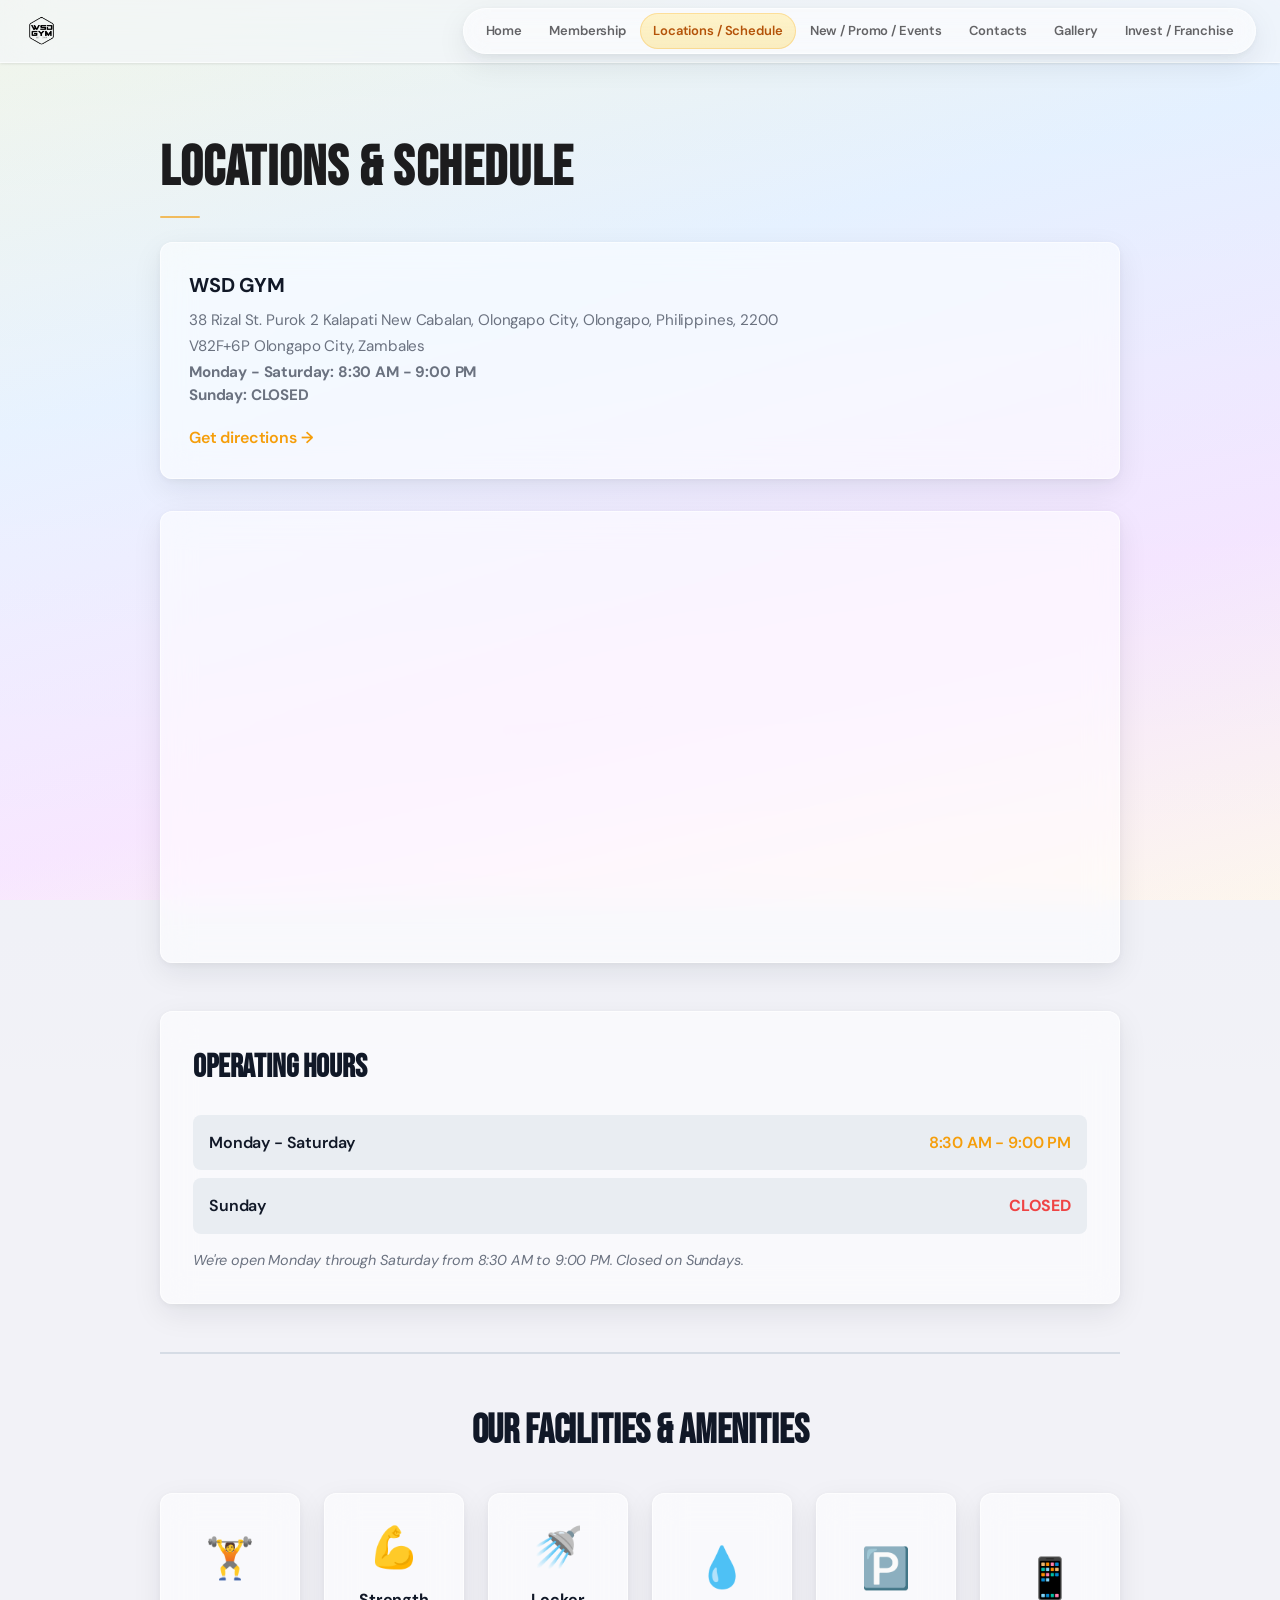
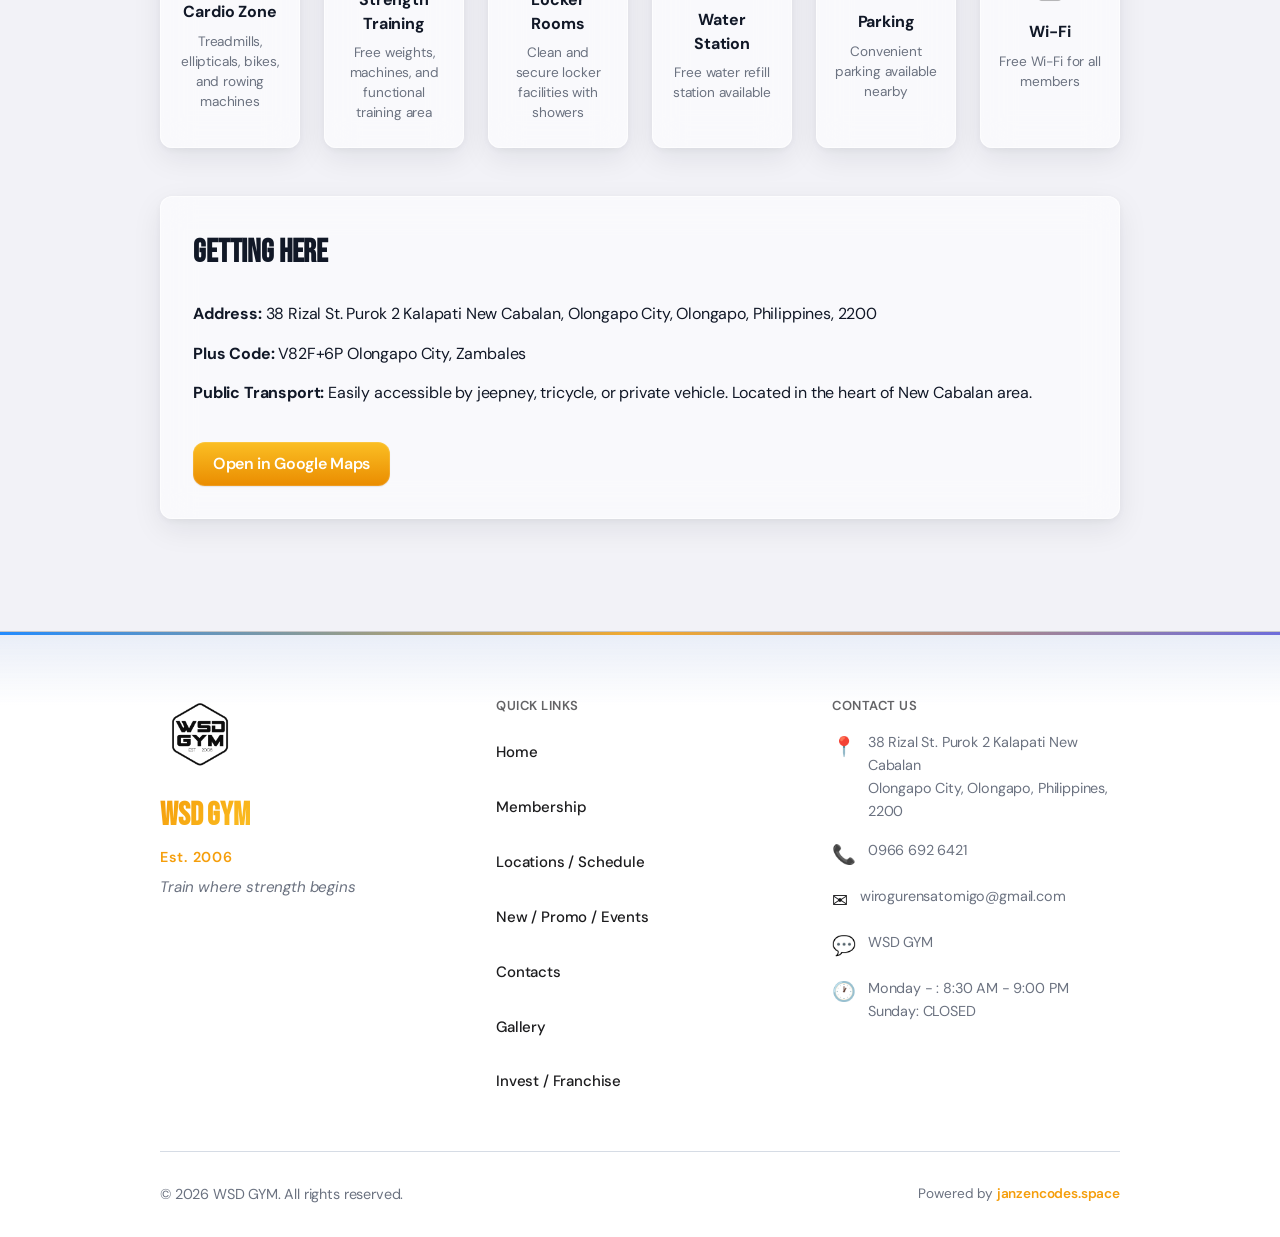
<file: locations.html>
<!DOCTYPE html>
<html lang="en">
<head>
  <meta charset="UTF-8">
  <meta name="viewport" content="width=device-width, initial-scale=1.0">
  <title>Locations & Schedule | WSD GYM</title>
  <link rel="icon" href="logo%202.png" type="image/png">
  <link rel="preconnect" href="https://fonts.googleapis.com">
  <link rel="preconnect" href="https://fonts.gstatic.com" crossorigin>
  <link href="https://fonts.googleapis.com/css2?family=Bebas+Neue&family=DM+Sans:ital,opsz,wght@0,9..40,400;0,9..40,500;0,9..40,600;0,9..40,700;1,9..40,400&display=swap" rel="stylesheet">
  <link rel="stylesheet" href="styles.css">
</head>
<body>
  <header class="header">
    <a href="index.html" class="logo-link">
      <img src="logo%202.png" alt="WSD GYM" class="logo">
    </a>
    <button class="nav-toggle" aria-label="Open menu">
      <span></span><span></span><span></span>
    </button>
    <nav class="nav">
      <a href="index.html" class="nav-link">Home</a>
      <a href="membership.html" class="nav-link">Membership</a>
      <a href="locations.html" class="nav-link active">Locations / Schedule</a>
      <a href="promo.html" class="nav-link">New / Promo / Events</a>
      <a href="contacts.html" class="nav-link">Contacts</a>
      <a href="gallery.html" class="nav-link">Gallery</a>
      <a href="invest.html" class="nav-link">Invest / Franchise</a>
    </nav>
  </header>

  <main>
    <!-- LOCATIONS / SCHEDULE -->
    <section id="locations" class="section locations reveal-section">
      <div class="container">
        <h2 class="section-title">Locations & Schedule</h2>
        <div class="location-card">
          <h3>WSD GYM</h3>
          <p class="address">38 Rizal St. Purok 2 Kalapati New Cabalan, Olongapo City, Olongapo, Philippines, 2200</p>
          <p class="plus-code">V82F+6P Olongapo City, Zambales</p>
          <p class="hours"><strong>Monday - Saturday: 8:30 AM - 9:00 PM</strong><br><strong>Sunday: CLOSED</strong></p>
          <a href="https://www.google.com/maps/place/WSD+GYM/@14.8402891,120.332019,14z/data=!4m6!3m5!1s0x3396703e39c9899d:0xed6c24623297698b!8m2!3d14.8505816!4d120.324346!16s%2Fg%2F124ylmvmp?entry=ttu&g_ep=EgoyMDI2MDMyNC4wIKXMDSoASAFQAw%3D%3D" target="_blank" rel="noopener" class="link-map">Get directions →</a>
        </div>
        <div class="map-container">
          <iframe 
            src="https://www.google.com/maps?q=WSD+GYM,+38+Rizal+St,+New+Cabalan,+Olongapo+City,+2200+Zambales&output=embed" 
            width="100%" 
            height="450" 
            style="border:0; border-radius: 12px;" 
            allowfullscreen="" 
            loading="lazy" 
            referrerpolicy="no-referrer-when-downgrade"
            class="gym-map"
            title="WSD GYM Location - 38 Rizal St, Olongapo City">
          </iframe>
        </div>
        <div class="schedule-section">
          <h3 class="schedule-title">Operating Hours</h3>
          <div class="schedule-table">
            <div class="schedule-row">
              <span class="schedule-day">Monday - Saturday</span>
              <span class="schedule-time">8:30 AM - 9:00 PM</span>
            </div>
            <div class="schedule-row">
              <span class="schedule-day">Sunday</span>
              <span class="schedule-time closed">CLOSED</span>
            </div>
          </div>
          <p class="schedule-note">We're open Monday through Saturday from 8:30 AM to 9:00 PM. Closed on Sundays.</p>
        </div>

        <!-- Facilities & Amenities -->
        <div class="facilities-section">
          <h3 class="facilities-title">Our Facilities & Amenities</h3>
          <div class="facilities-grid">
            <div class="facility-card">
              <div class="facility-icon">🏋️</div>
              <h4>Cardio Zone</h4>
              <p>Treadmills, ellipticals, bikes, and rowing machines</p>
            </div>
            <div class="facility-card">
              <div class="facility-icon">💪</div>
              <h4>Strength Training</h4>
              <p>Free weights, machines, and functional training area</p>
            </div>
            <div class="facility-card">
              <div class="facility-icon">🚿</div>
              <h4>Locker Rooms</h4>
              <p>Clean and secure locker facilities with showers</p>
            </div>
            <div class="facility-card">
              <div class="facility-icon">💧</div>
              <h4>Water Station</h4>
              <p>Free water refill station available</p>
            </div>
            <div class="facility-card">
              <div class="facility-icon">🅿️</div>
              <h4>Parking</h4>
              <p>Convenient parking available nearby</p>
            </div>
            <div class="facility-card">
              <div class="facility-icon">📱</div>
              <h4>Wi-Fi</h4>
              <p>Free Wi-Fi for all members</p>
            </div>
          </div>
        </div>

        <!-- Getting Here -->
        <div class="directions-section">
          <h3 class="directions-title">Getting Here</h3>
          <div class="directions-content">
            <p><strong>Address:</strong> 38 Rizal St. Purok 2 Kalapati New Cabalan, Olongapo City, Olongapo, Philippines, 2200</p>
            <p><strong>Plus Code:</strong> V82F+6P Olongapo City, Zambales</p>
            <p><strong>Public Transport:</strong> Easily accessible by jeepney, tricycle, or private vehicle. Located in the heart of New Cabalan area.</p>
            <a href="https://www.google.com/maps/place/WSD+GYM/@14.8402891,120.332019,14z/data=!4m6!3m5!1s0x3396703e39c9899d:0xed6c24623297698b!8m2!3d14.8505816!4d120.324346!16s%2Fg%2F124ylmvmp?entry=ttu&g_ep=EgoyMDI2MDMyNC4wIKXMDSoASAFQAw%3D%3D" target="_blank" rel="noopener" class="btn btn-primary">Open in Google Maps</a>
          </div>
        </div>
      </div>
    </section>
  </main>

  <footer class="footer">
    <div class="container">
      <div class="footer-content">
        <div class="footer-section footer-brand">
          <img src="logo%202.png" alt="WSD GYM" class="footer-logo">
          <h3 class="footer-gym-name">WSD GYM</h3>
          <p class="footer-established">Est. 2006</p>
          <p class="footer-tagline">Train where strength begins</p>
        </div>
        
        <div class="footer-section footer-links">
          <h4 class="footer-heading">Quick Links</h4>
          <ul class="footer-nav">
            <li><a href="index.html">Home</a></li>
            <li><a href="membership.html">Membership</a></li>
            <li><a href="locations.html">Locations / Schedule</a></li>
            <li><a href="promo.html">New / Promo / Events</a></li>
            <li><a href="contacts.html">Contacts</a></li>
            <li><a href="gallery.html">Gallery</a></li>
            <li><a href="invest.html">Invest / Franchise</a></li>
          </ul>
        </div>
        
        <div class="footer-section footer-contact">
          <h4 class="footer-heading">Contact Us</h4>
          <div class="footer-contact-item">
            <span class="footer-icon">📍</span>
            <p>38 Rizal St. Purok 2 Kalapati New Cabalan<br>Olongapo City, Olongapo, Philippines, 2200</p>
          </div>
          <div class="footer-contact-item">
            <span class="footer-icon">📞</span>
            <p><a href="https://www.facebook.com/profile.php?id=100076062219549" target="_blank" rel="noopener">0966 692 6421</a></p>
          </div>
          <div class="footer-contact-item">
            <span class="footer-icon">✉️</span>
            <p><a href="https://www.facebook.com/profile.php?id=100076062219549" target="_blank" rel="noopener">wirogurensatomigo@gmail.com</a></p>
          </div>
          <div class="footer-contact-item">
            <span class="footer-icon">💬</span>
            <p><a href="https://www.facebook.com/profile.php?id=100076062219549" target="_blank" rel="noopener">WSD GYM</a></p>
          </div>
          <div class="footer-contact-item">
            <span class="footer-icon">🕐</span>
            <p>Monday - : 8:30 AM - 9:00 PM<br>Sunday: CLOSED</p>
          </div>
        </div>
      </div>
      
      <div class="footer-bottom">
        <div class="footer-copyright">
          <p>&copy; 2026 WSD GYM. All rights reserved.</p>
        </div>
        <div class="footer-dev">
          <p>Powered by <a href="https://janzencodes.space" target="_blank" rel="noopener">janzencodes.space</a></p>
        </div>
      </div>
    </div>
  </footer>

  <script src="config.js"></script>
  <script src="script.js"></script>
</body>
</html>
</file>
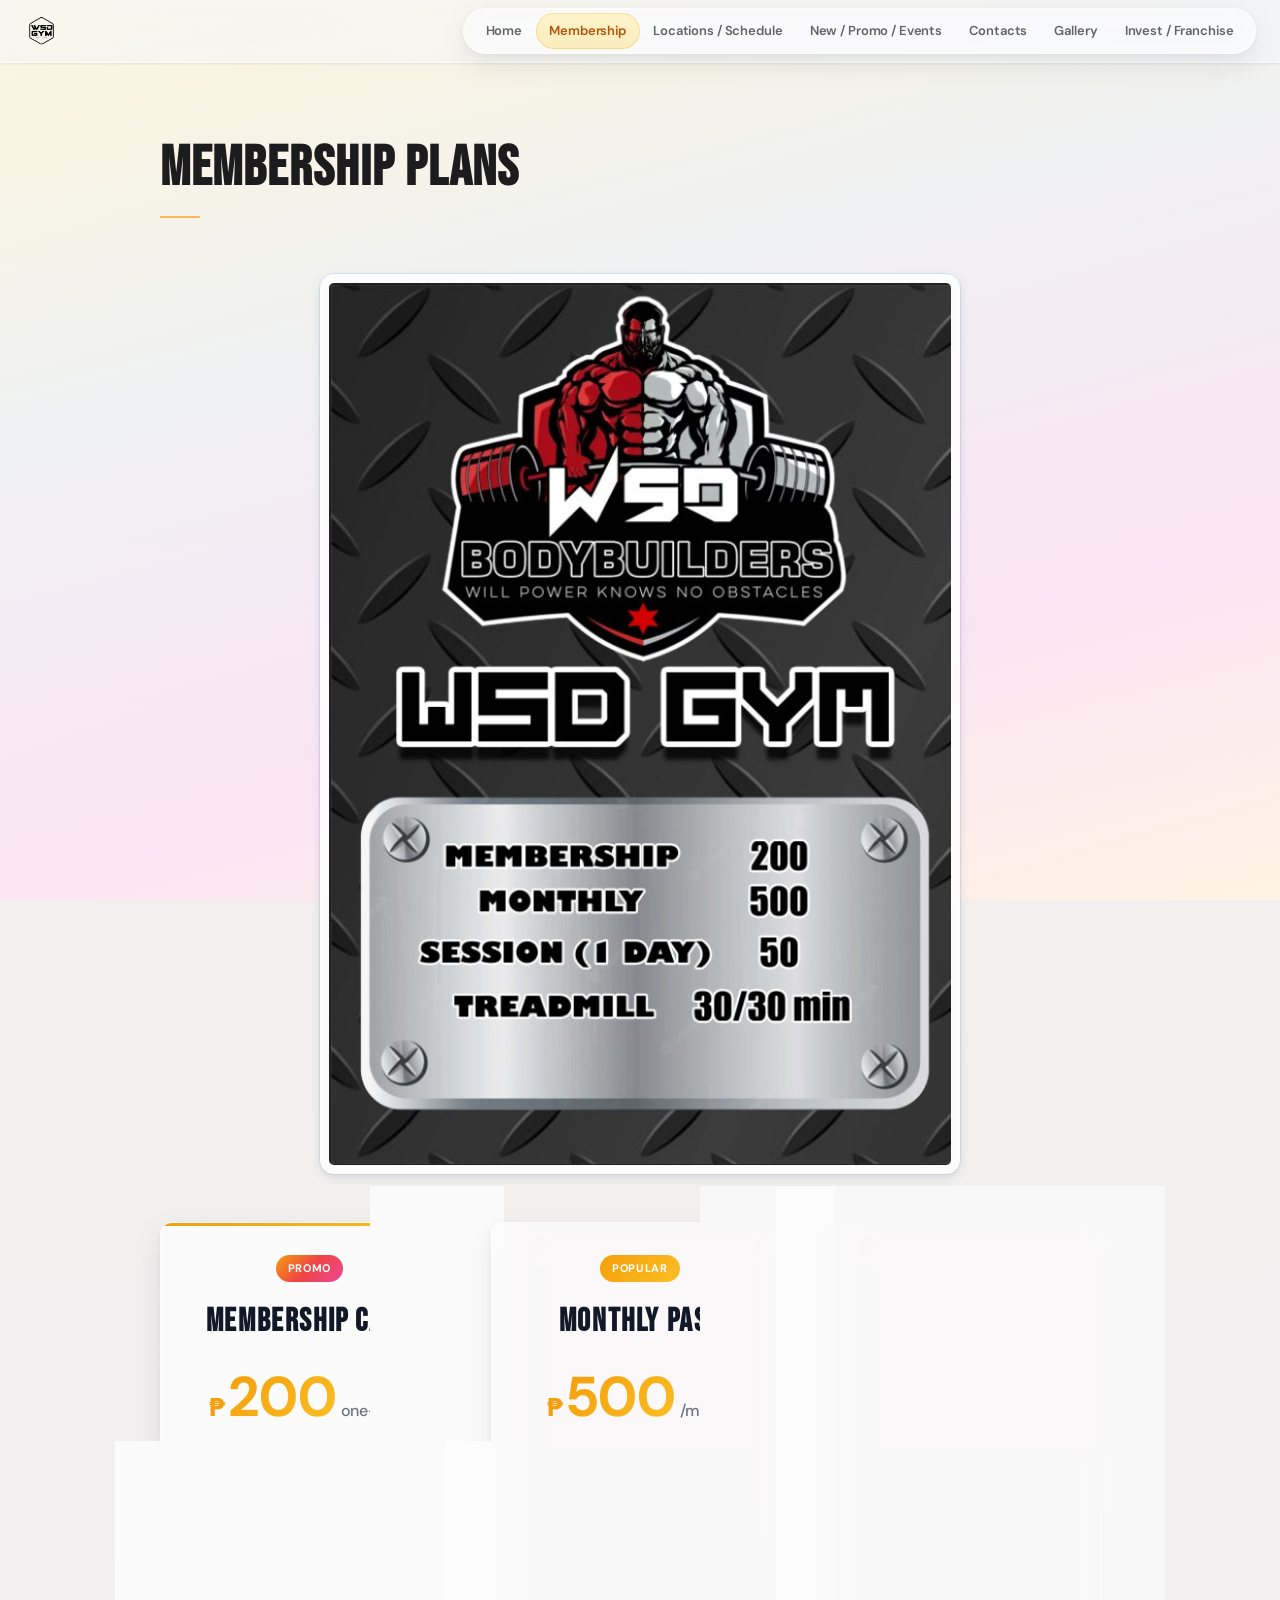
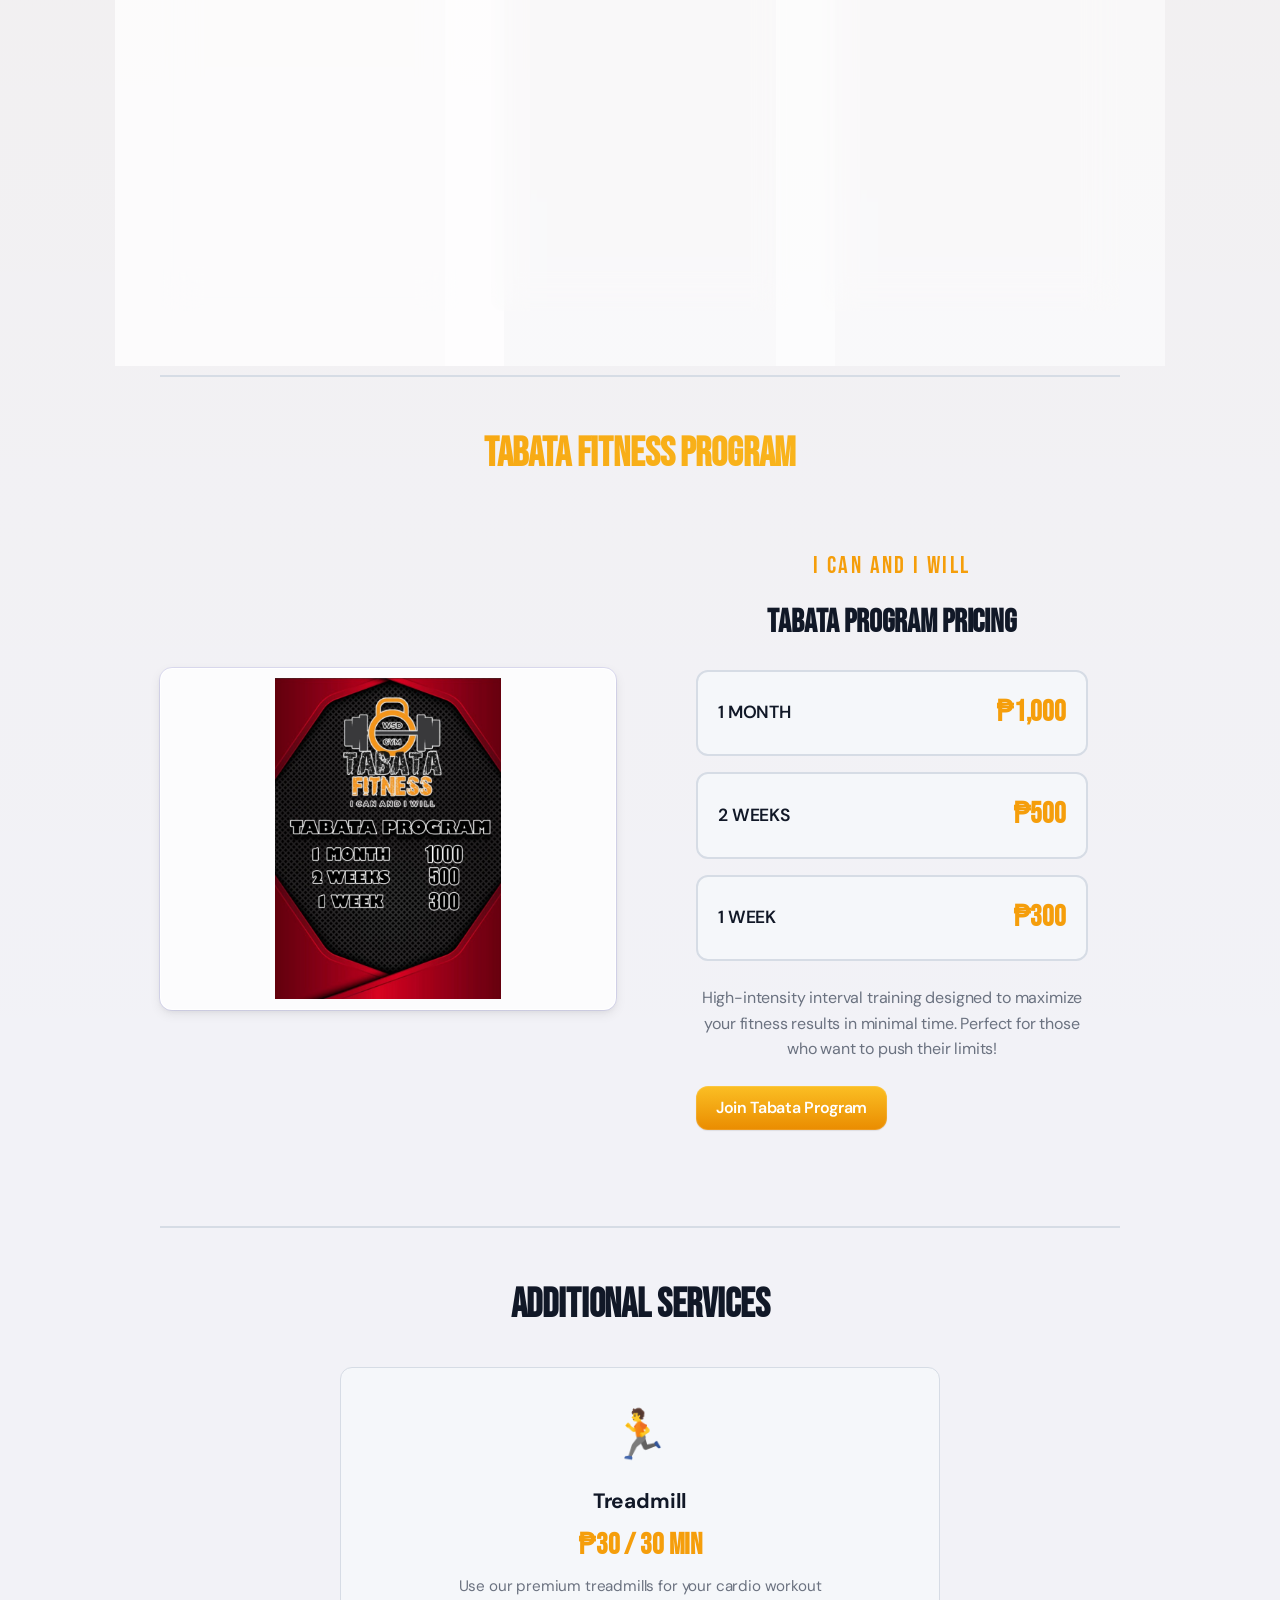
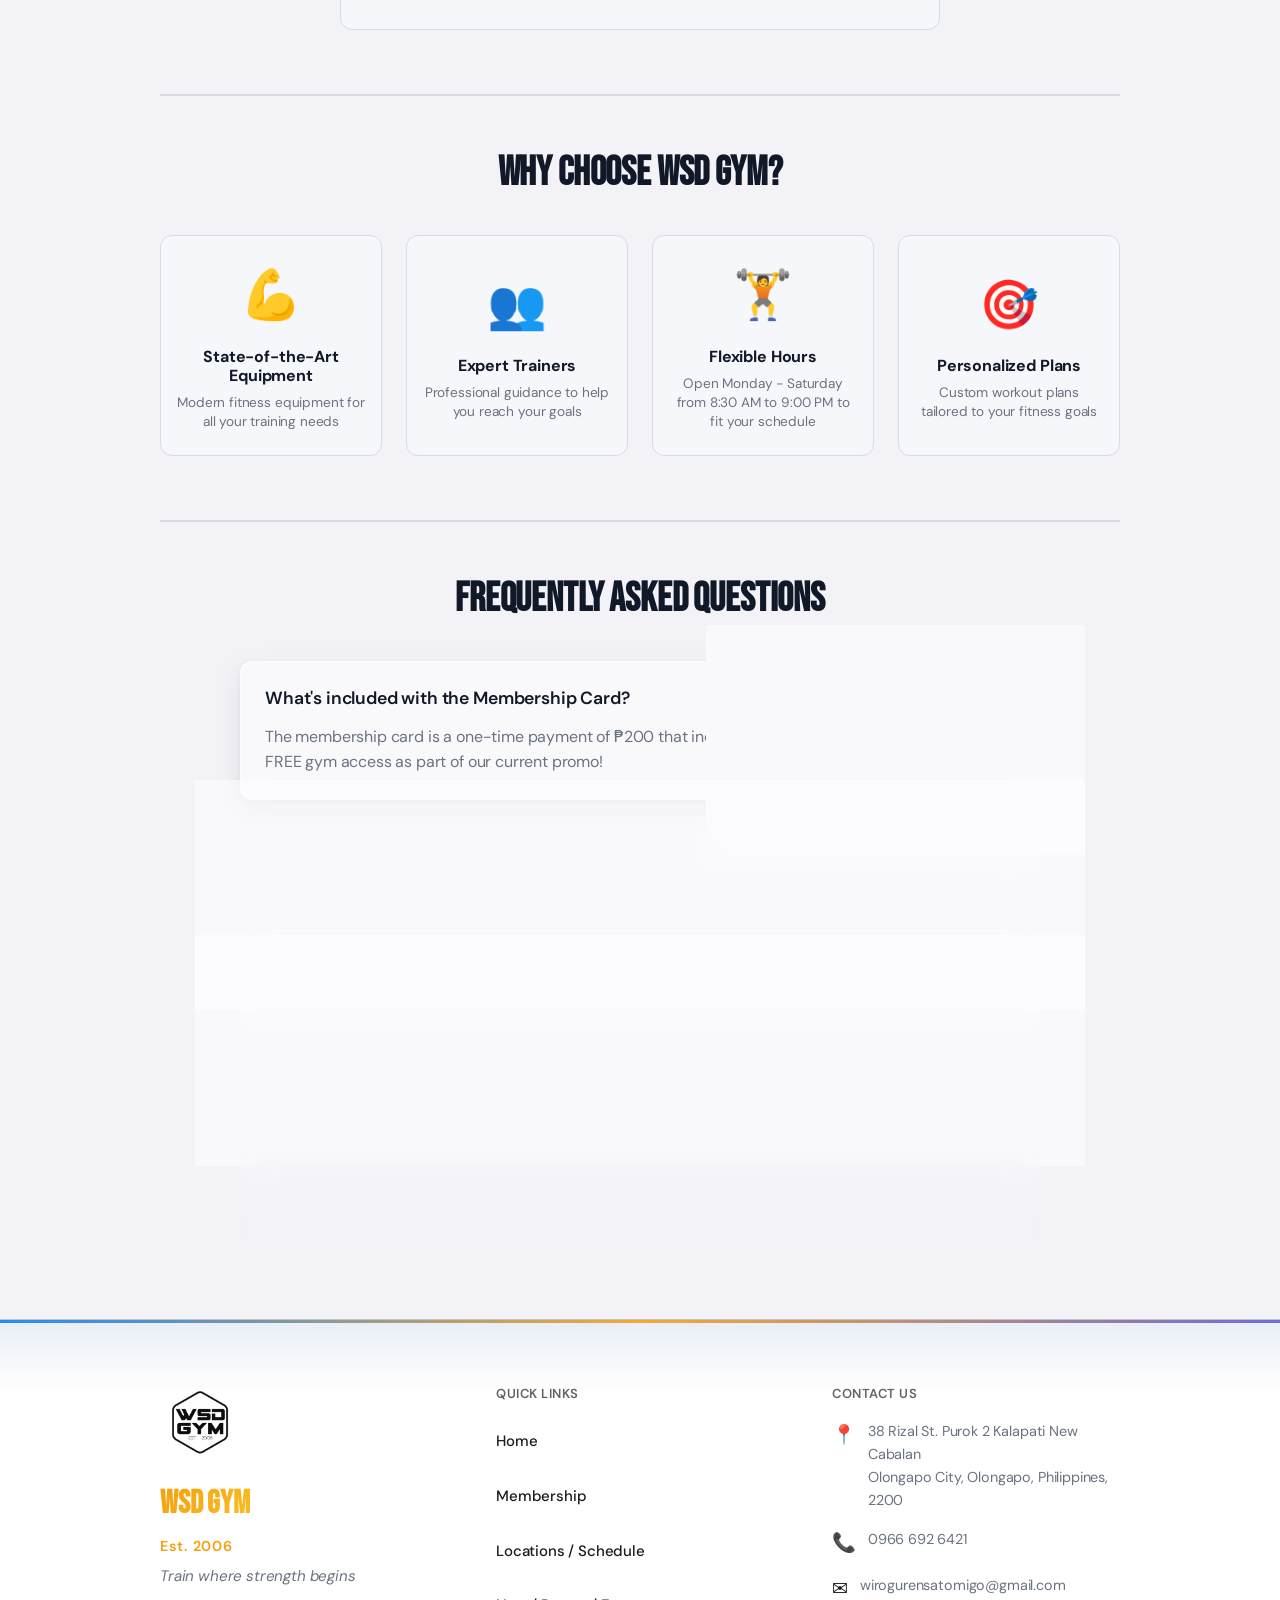
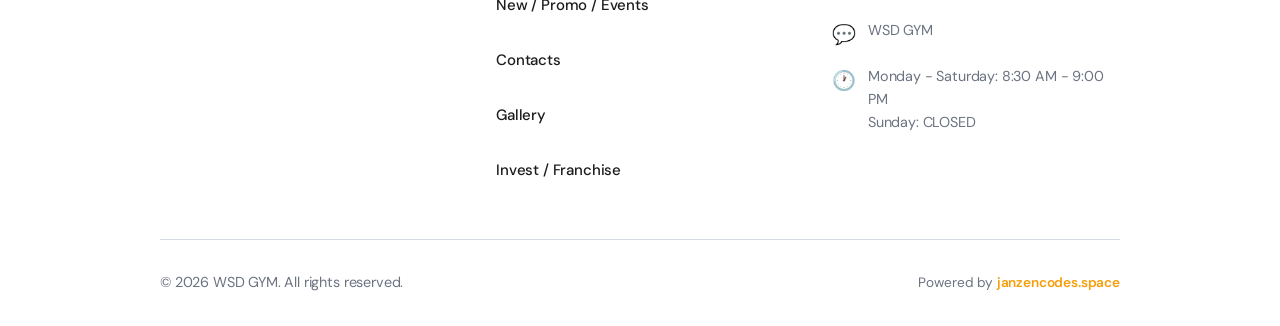
<file: membership.html>
<!DOCTYPE html>
<html lang="en">
<head>
  <meta charset="UTF-8">
  <meta name="viewport" content="width=device-width, initial-scale=1.0">
  <title>Membership Plans | WSD GYM</title>
  <link rel="icon" href="logo%202.png" type="image/png">
  <link rel="preconnect" href="https://fonts.googleapis.com">
  <link rel="preconnect" href="https://fonts.gstatic.com" crossorigin>
  <link href="https://fonts.googleapis.com/css2?family=Bebas+Neue&family=DM+Sans:ital,opsz,wght@0,9..40,400;0,9..40,500;0,9..40,600;0,9..40,700;1,9..40,400&display=swap" rel="stylesheet">
  <link rel="stylesheet" href="styles.css">
</head>
<body>
  <header class="header">
    <a href="index.html" class="logo-link">
      <img src="logo%202.png" alt="WSD GYM" class="logo">
    </a>
    <button class="nav-toggle" aria-label="Open menu">
      <span></span><span></span><span></span>
    </button>
    <nav class="nav">
      <a href="index.html" class="nav-link">Home</a>
      <a href="membership.html" class="nav-link active">Membership</a>
      <a href="locations.html" class="nav-link">Locations / Schedule</a>
      <a href="promo.html" class="nav-link">New / Promo / Events</a>
      <a href="contacts.html" class="nav-link">Contacts</a>
      <a href="gallery.html" class="nav-link">Gallery</a>
      <a href="invest.html" class="nav-link">Invest / Franchise</a>
    </nav>
  </header>

  <main>
    <!-- MEMBERSHIP -->
    <section id="membership" class="section membership reveal-section">
      <div class="container">
        <h2 class="section-title">Membership Plans</h2>
        <div class="membership-image-section">
          <img src="gym%20membership.jpg" alt="WSD GYM Membership Pricing" class="membership-pricing-image">
        </div>
        <div class="membership-grid">
          <div class="membership-card membership-card-featured">
            <div class="membership-badge">Promo</div>
            <h3 class="membership-title">Membership Card</h3>
            <div class="membership-price">
              <span class="currency">₱</span>
              <span class="amount">200</span>
              <span class="period">one-time</span>
            </div>
            <div class="membership-promo">
              <span class="promo-text">🎉 Get 1 Month FREE!</span>
            </div>
            <ul class="membership-features">
              <li>✓ Membership card included</li>
              <li>✓ Full gym access</li>
              <li>✓ All equipment</li>
              <li>✓ Locker room</li>
              <li>✓ Free consultation</li>
              <li>✓ <strong>1 Month FREE</strong> (Promo)</li>
            </ul>
            <a href="https://www.facebook.com/profile.php?id=100076062219549" target="_blank" rel="noopener" class="btn btn-primary">Get Card</a>
          </div>
          <div class="membership-card">
            <div class="membership-badge">Popular</div>
            <h3 class="membership-title">Monthly Pass</h3>
            <div class="membership-price">
              <span class="currency">₱</span>
              <span class="amount">500</span>
              <span class="period">/month</span>
            </div>
            <ul class="membership-features">
              <li>✓ Full gym access</li>
              <li>✓ All equipment</li>
              <li>✓ Locker room</li>
              <li>✓ Free consultation</li>
              <li>✓ Monthly renewal</li>
            </ul>
            <a href="https://www.facebook.com/profile.php?id=100076062219549" target="_blank" rel="noopener" class="btn btn-primary">Get Pass</a>
          </div>
          <div class="membership-card">
            <div class="membership-badge">Flexible</div>
            <h3 class="membership-title">Daily Pass</h3>
            <div class="membership-price">
              <span class="currency">₱</span>
              <span class="amount">50</span>
              <span class="period">/day</span>
            </div>
            <ul class="membership-features">
              <li>✓ Single day access</li>
              <li>✓ All equipment</li>
              <li>✓ Locker room</li>
              <li>✓ Perfect for visitors</li>
            </ul>
            <a href="https://www.facebook.com/profile.php?id=100076062219549" target="_blank" rel="noopener" class="btn btn-primary">Get Pass</a>
          </div>
        </div>

        <!-- Tabata Program -->
        <div class="tabata-section">
          <h3 class="tabata-title">Tabata Fitness Program</h3>
          <div class="tabata-content">
            <div class="tabata-image">
              <img src="tabata%20membership.jpg" alt="WSD GYM Tabata Program" class="tabata-img">
            </div>
            <div class="tabata-pricing">
              <p class="tabata-slogan">I CAN AND I WILL</p>
              <h4>Tabata Program Pricing</h4>
              <div class="tabata-plans">
                <div class="tabata-plan">
                  <span class="tabata-duration">1 MONTH</span>
                  <span class="tabata-price">₱1,000</span>
                </div>
                <div class="tabata-plan">
                  <span class="tabata-duration">2 WEEKS</span>
                  <span class="tabata-price">₱500</span>
                </div>
                <div class="tabata-plan">
                  <span class="tabata-duration">1 WEEK</span>
                  <span class="tabata-price">₱300</span>
                </div>
              </div>
              <p class="tabata-description">High-intensity interval training designed to maximize your fitness results in minimal time. Perfect for those who want to push their limits!</p>
              <a href="https://www.facebook.com/profile.php?id=100076062219549" target="_blank" rel="noopener" class="btn btn-primary">Join Tabata Program</a>
            </div>
          </div>
        </div>

        <!-- Additional Services -->
        <div class="services-section">
          <h3 class="services-title">Additional Services</h3>
          <div class="services-grid">
            <div class="service-card">
              <div class="service-icon">🏃</div>
              <h4>Treadmill</h4>
              <p class="service-price">₱30 / 30 min</p>
              <p class="service-desc">Use our premium treadmills for your cardio workout</p>
            </div>
          </div>
        </div>
        
        <!-- Why Choose WSD GYM -->
        <div class="membership-benefits">
          <h3 class="benefits-title">Why Choose WSD GYM?</h3>
          <div class="benefits-grid">
            <div class="benefit-item">
              <div class="benefit-icon">💪</div>
              <h4>State-of-the-Art Equipment</h4>
              <p>Modern fitness equipment for all your training needs</p>
            </div>
            <div class="benefit-item">
              <div class="benefit-icon">👥</div>
              <h4>Expert Trainers</h4>
              <p>Professional guidance to help you reach your goals</p>
            </div>
            <div class="benefit-item">
              <div class="benefit-icon">🏋️</div>
              <h4>Flexible Hours</h4>
              <p>Open Monday - Saturday from 8:30 AM to 9:00 PM to fit your schedule</p>
            </div>
            <div class="benefit-item">
              <div class="benefit-icon">🎯</div>
              <h4>Personalized Plans</h4>
              <p>Custom workout plans tailored to your fitness goals</p>
            </div>
          </div>
        </div>

        <!-- FAQ Section -->
        <div class="membership-faq">
          <h3 class="faq-title">Frequently Asked Questions</h3>
          <div class="faq-list">
            <div class="faq-item">
              <h4 class="faq-question">What's included with the Membership Card?</h4>
              <p class="faq-answer">The membership card is a one-time payment of ₱200 that includes your physical card and 1 month of FREE gym access as part of our current promo!</p>
            </div>
            <div class="faq-item">
              <h4 class="faq-question">Can I use the gym without a membership?</h4>
              <p class="faq-answer">Yes! We offer daily passes for ₱50 per day, perfect for visitors or those who want to try us out before committing.</p>
            </div>
            <div class="faq-item">
              <h4 class="faq-question">What are your operating hours?</h4>
              <p class="faq-answer">We're open Monday - Saturday from 8:30 AM to 9:00 PM. Closed on Sundays. Visit us at 38 Rizal St. Purok 2 Kalapati New Cabalan, Olongapo City.</p>
            </div>
            <div class="faq-item">
              <h4 class="faq-question">Do you offer personal training?</h4>
              <p class="faq-answer">Yes! Contact us at 0966 692 6421 to inquire about personal training sessions and consultation services.</p>
            </div>
          </div>
        </div>
      </div>
    </section>
  </main>

  <footer class="footer">
    <div class="container">
      <div class="footer-content">
        <div class="footer-section footer-brand">
          <img src="logo%202.png" alt="WSD GYM" class="footer-logo">
          <h3 class="footer-gym-name">WSD GYM</h3>
          <p class="footer-established">Est. 2006</p>
          <p class="footer-tagline">Train where strength begins</p>
        </div>
        
        <div class="footer-section footer-links">
          <h4 class="footer-heading">Quick Links</h4>
          <ul class="footer-nav">
            <li><a href="index.html">Home</a></li>
            <li><a href="membership.html">Membership</a></li>
            <li><a href="locations.html">Locations / Schedule</a></li>
            <li><a href="promo.html">New / Promo / Events</a></li>
            <li><a href="contacts.html">Contacts</a></li>
            <li><a href="gallery.html">Gallery</a></li>
            <li><a href="invest.html">Invest / Franchise</a></li>
          </ul>
        </div>
        
        <div class="footer-section footer-contact">
          <h4 class="footer-heading">Contact Us</h4>
          <div class="footer-contact-item">
            <span class="footer-icon">📍</span>
            <p>38 Rizal St. Purok 2 Kalapati New Cabalan<br>Olongapo City, Olongapo, Philippines, 2200</p>
          </div>
          <div class="footer-contact-item">
            <span class="footer-icon">📞</span>
            <p><a href="https://www.facebook.com/profile.php?id=100076062219549" target="_blank" rel="noopener">0966 692 6421</a></p>
          </div>
          <div class="footer-contact-item">
            <span class="footer-icon">✉️</span>
            <p><a href="https://www.facebook.com/profile.php?id=100076062219549" target="_blank" rel="noopener">wirogurensatomigo@gmail.com</a></p>
          </div>
          <div class="footer-contact-item">
            <span class="footer-icon">💬</span>
            <p><a href="https://www.facebook.com/profile.php?id=100076062219549" target="_blank" rel="noopener">WSD GYM</a></p>
          </div>
          <div class="footer-contact-item">
            <span class="footer-icon">🕐</span>
            <p>Monday - Saturday: 8:30 AM - 9:00 PM<br>Sunday: CLOSED</p>
          </div>
        </div>
      </div>
      
      <div class="footer-bottom">
        <div class="footer-copyright">
          <p>&copy; 2026 WSD GYM. All rights reserved.</p>
        </div>
        <div class="footer-dev">
          <p>Powered by <a href="https://janzencodes.space" target="_blank" rel="noopener">janzencodes.space</a></p>
        </div>
      </div>
    </div>
  </footer>

  <script src="config.js"></script>
  <script src="script.js"></script>
</body>
</html>
</file>
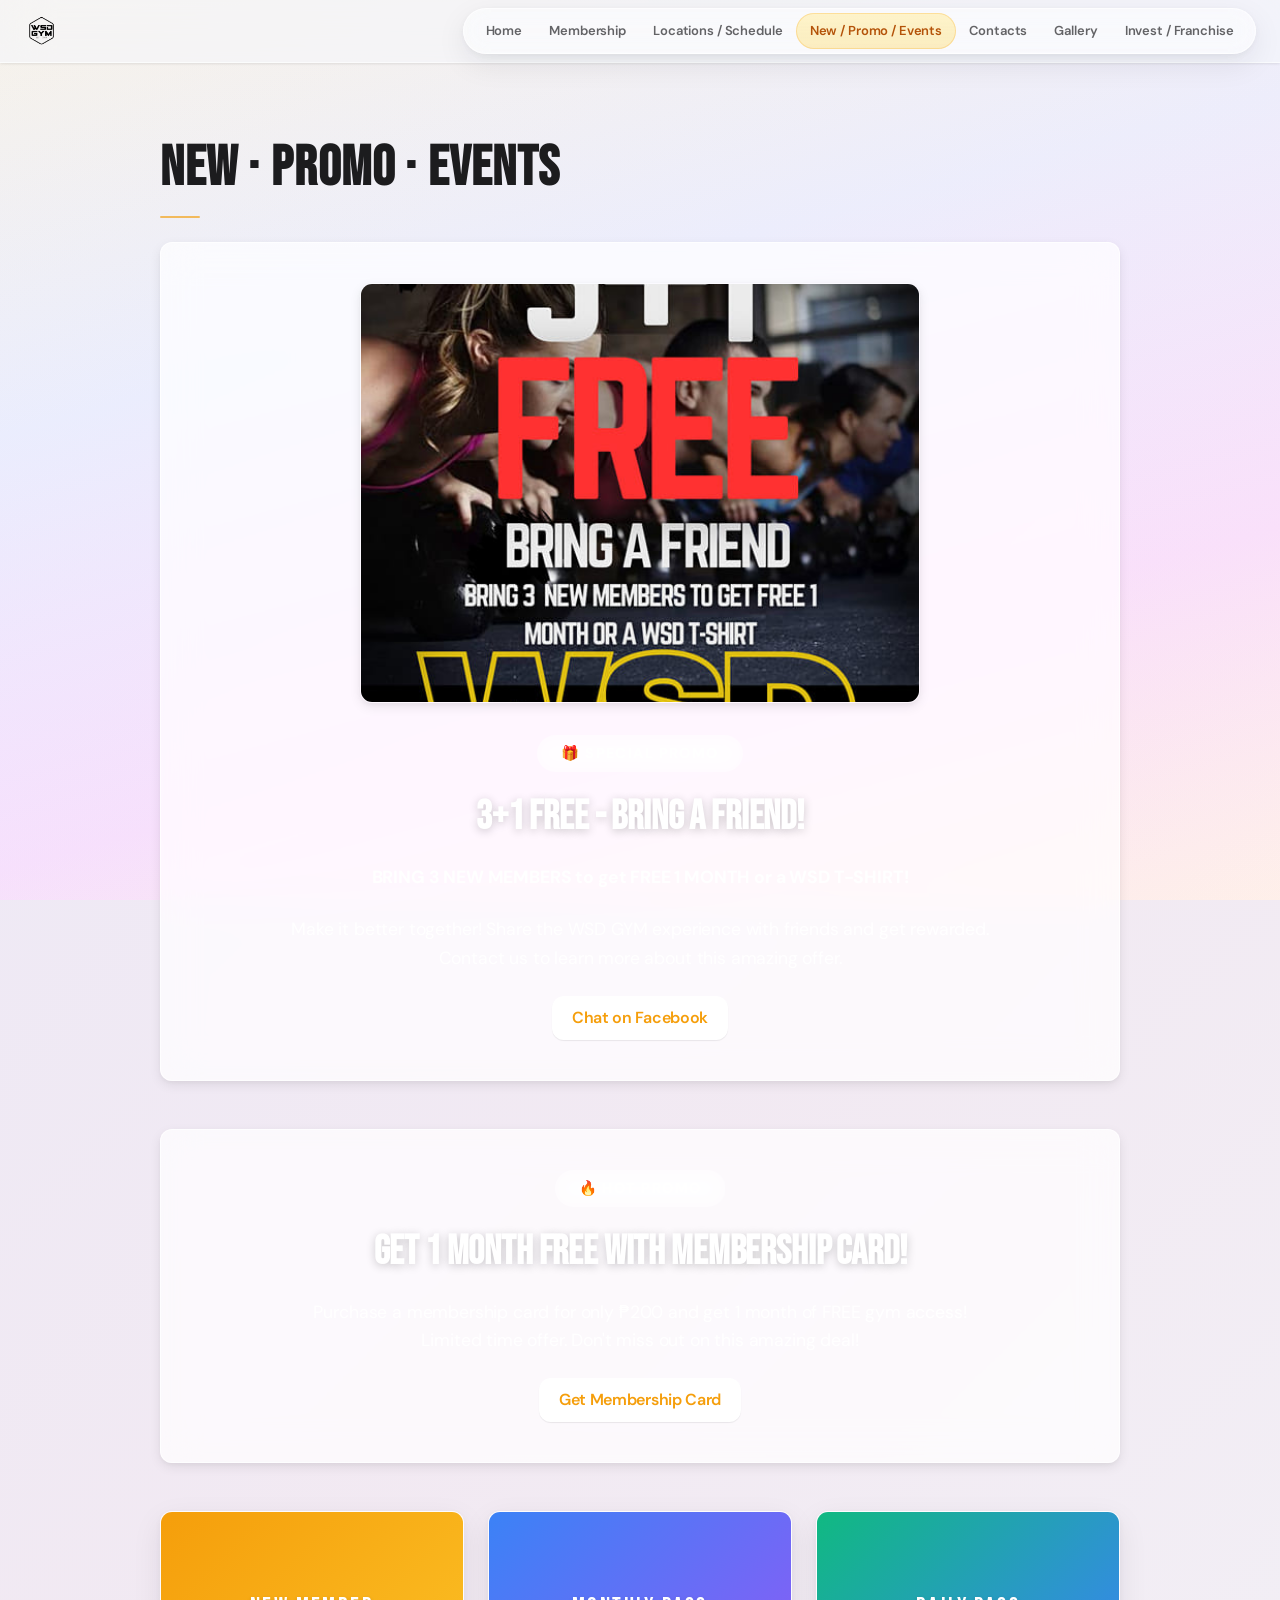
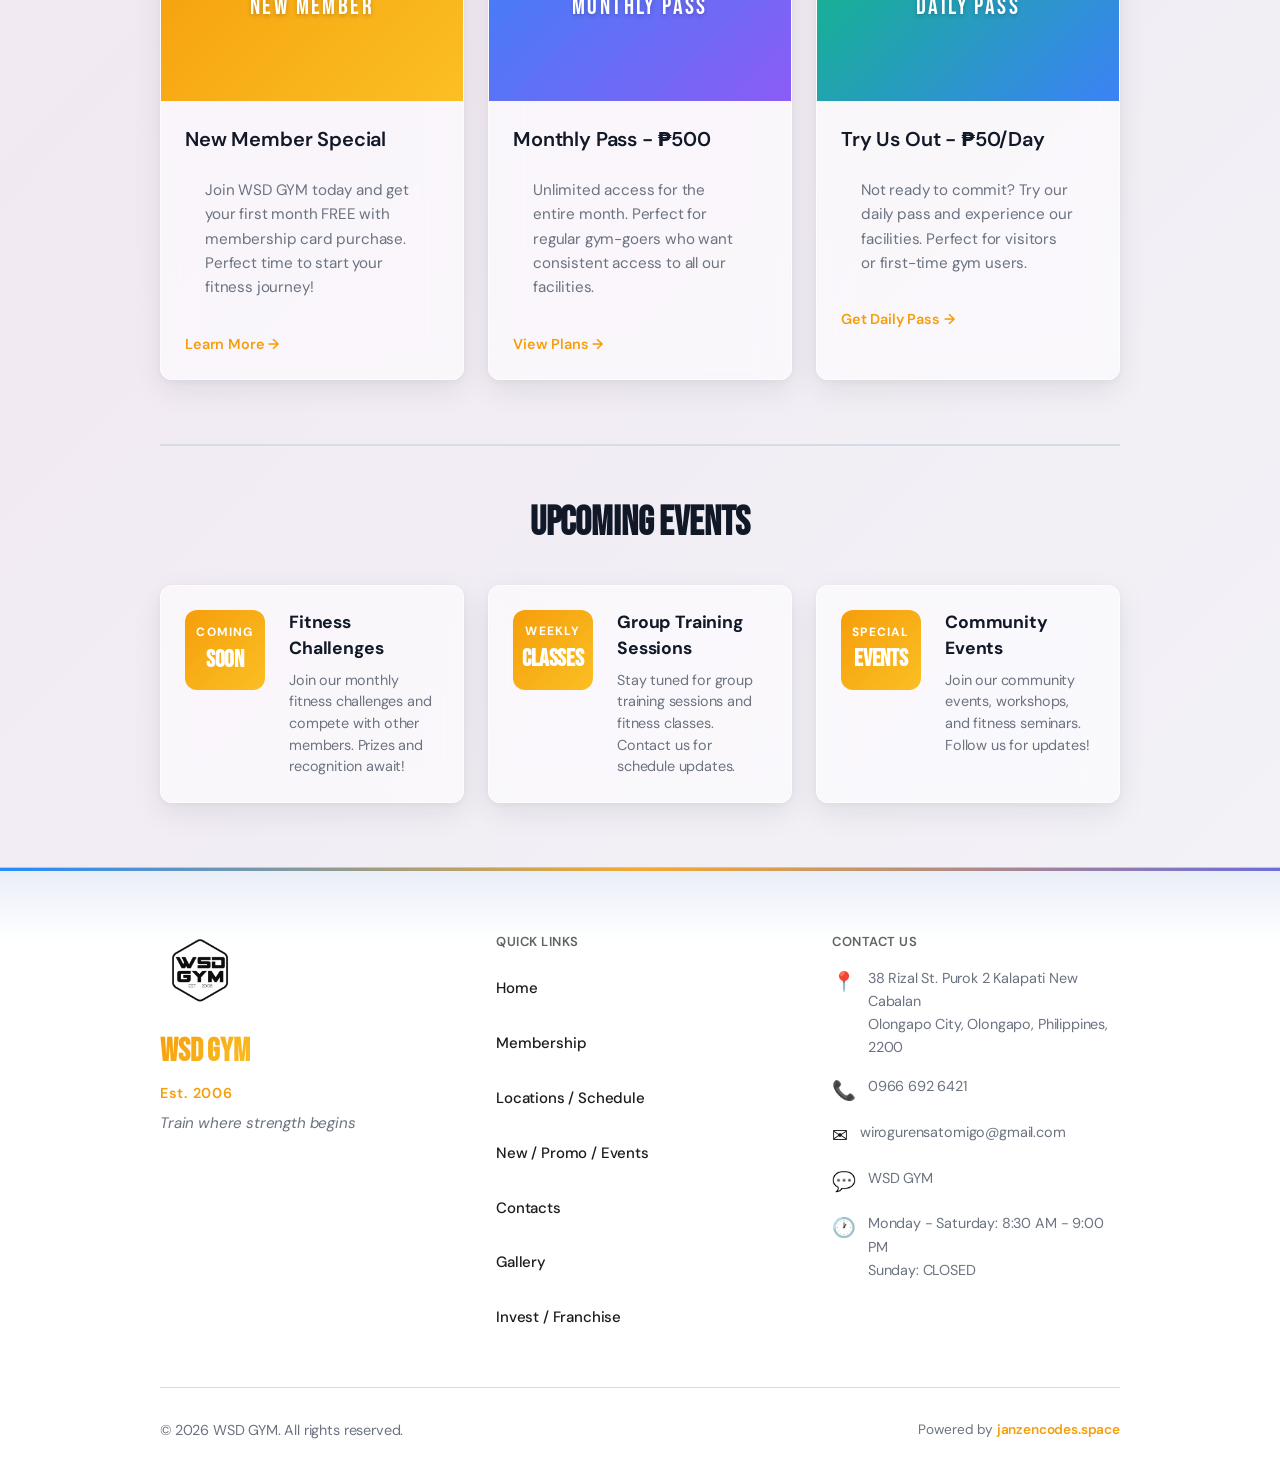
<file: promo.html>
<!DOCTYPE html>
<html lang="en">
<head>
  <meta charset="UTF-8">
  <meta name="viewport" content="width=device-width, initial-scale=1.0">
  <title>New / Promo / Events | WSD GYM</title>
  <link rel="icon" href="logo%202.png" type="image/png">
  <link rel="preconnect" href="https://fonts.googleapis.com">
  <link rel="preconnect" href="https://fonts.gstatic.com" crossorigin>
  <link href="https://fonts.googleapis.com/css2?family=Bebas+Neue&family=DM+Sans:ital,opsz,wght@0,9..40,400;0,9..40,500;0,9..40,600;0,9..40,700;1,9..40,400&display=swap" rel="stylesheet">
  <link rel="stylesheet" href="styles.css">
</head>
<body>
  <header class="header">
    <a href="index.html" class="logo-link">
      <img src="logo%202.png" alt="WSD GYM" class="logo">
    </a>
    <button class="nav-toggle" aria-label="Open menu">
      <span></span><span></span><span></span>
    </button>
    <nav class="nav">
      <a href="index.html" class="nav-link">Home</a>
      <a href="membership.html" class="nav-link">Membership</a>
      <a href="locations.html" class="nav-link">Locations / Schedule</a>
      <a href="promo.html" class="nav-link active">New / Promo / Events</a>
      <a href="contacts.html" class="nav-link">Contacts</a>
      <a href="gallery.html" class="nav-link">Gallery</a>
      <a href="invest.html" class="nav-link">Invest / Franchise</a>
    </nav>
  </header>

  <main>
    <!-- NEW / PROMO / EVENTS -->
    <section id="promo" class="section promo reveal-section">
      <div class="container">
        <h2 class="section-title">New · Promo · Events</h2>
        <!-- Current Promo - 3+1 FREE -->
        <div class="promo-highlight promo-3plus1">
          <div class="promo-highlight-content">
            <div class="promo-image-container">
              <img src="promo.jpg" alt="WSD GYM 3+1 FREE Promotion" class="promo-main-image">
            </div>
            <div class="promo-details">
              <span class="promo-badge-large">🎁 SPECIAL PROMO</span>
              <h3>3+1 FREE - Bring a Friend!</h3>
              <p class="promo-big-text"><strong>BRING 3 NEW MEMBERS</strong> to get <strong>FREE 1 MONTH</strong> or a <strong>WSD T-SHIRT</strong>!</p>
              <p>Make it better together! Share the WSD GYM experience with friends and get rewarded. Contact us to learn more about this amazing offer.</p>
              <a href="https://www.facebook.com/profile.php?id=100076062219549" target="_blank" rel="noopener" class="btn btn-primary">Chat on Facebook</a>
            </div>
          </div>
        </div>

        <!-- Membership Card Promo -->
        <div class="promo-highlight">
          <div class="promo-highlight-content">
            <span class="promo-badge-large">🔥 HOT PROMO</span>
            <h3>Get 1 Month FREE with Membership Card!</h3>
            <p>Purchase a membership card for only ₱200 and get 1 month of FREE gym access! Limited time offer. Don't miss out on this amazing deal!</p>
            <a href="membership.html" class="btn btn-primary">Get Membership Card</a>
          </div>
        </div>

        <div class="promo-grid">
          <article class="promo-card promo-card-featured">
            <div class="promo-placeholder promo-gradient-1">
              <span class="promo-label">New Member</span>
            </div>
            <div class="promo-card-content">
              <h4>New Member Special</h4>
              <p>Join WSD GYM today and get your first month FREE with membership card purchase. Perfect time to start your fitness journey!</p>
              <a href="membership.html" class="promo-link">Learn More →</a>
            </div>
          </article>
          <article class="promo-card">
            <div class="promo-placeholder promo-gradient-2">
              <span class="promo-label">Monthly Pass</span>
            </div>
            <div class="promo-card-content">
              <h4>Monthly Pass - ₱500</h4>
              <p>Unlimited access for the entire month. Perfect for regular gym-goers who want consistent access to all our facilities.</p>
              <a href="membership.html" class="promo-link">View Plans →</a>
            </div>
          </article>
          <article class="promo-card">
            <div class="promo-placeholder promo-gradient-3">
              <span class="promo-label">Daily Pass</span>
            </div>
            <div class="promo-card-content">
              <h4>Try Us Out - ₱50/Day</h4>
              <p>Not ready to commit? Try our daily pass and experience our facilities. Perfect for visitors or first-time gym users.</p>
              <a href="membership.html" class="promo-link">Get Daily Pass →</a>
            </div>
          </article>
        </div>

        <!-- Events Section -->
        <div class="events-section">
          <h3 class="events-title">Upcoming Events</h3>
          <div class="events-grid">
            <article class="event-card">
              <div class="event-date">
                <span class="event-month">Coming</span>
                <span class="event-day">Soon</span>
              </div>
              <div class="event-content">
                <h4>Fitness Challenges</h4>
                <p>Join our monthly fitness challenges and compete with other members. Prizes and recognition await!</p>
              </div>
            </article>
            <article class="event-card">
              <div class="event-date">
                <span class="event-month">Weekly</span>
                <span class="event-day">Classes</span>
              </div>
              <div class="event-content">
                <h4>Group Training Sessions</h4>
                <p>Stay tuned for group training sessions and fitness classes. Contact us for schedule updates.</p>
              </div>
            </article>
            <article class="event-card">
              <div class="event-date">
                <span class="event-month">Special</span>
                <span class="event-day">Events</span>
              </div>
              <div class="event-content">
                <h4>Community Events</h4>
                <p>Join our community events, workshops, and fitness seminars. Follow us for updates!</p>
              </div>
            </article>
          </div>
        </div>
      </div>
    </section>
  </main>

  <footer class="footer">
    <div class="container">
      <div class="footer-content">
        <div class="footer-section footer-brand">
          <img src="logo%202.png" alt="WSD GYM" class="footer-logo">
          <h3 class="footer-gym-name">WSD GYM</h3>
          <p class="footer-established">Est. 2006</p>
          <p class="footer-tagline">Train where strength begins</p>
        </div>
        
        <div class="footer-section footer-links">
          <h4 class="footer-heading">Quick Links</h4>
          <ul class="footer-nav">
            <li><a href="index.html">Home</a></li>
            <li><a href="membership.html">Membership</a></li>
            <li><a href="locations.html">Locations / Schedule</a></li>
            <li><a href="promo.html">New / Promo / Events</a></li>
            <li><a href="contacts.html">Contacts</a></li>
            <li><a href="gallery.html">Gallery</a></li>
            <li><a href="invest.html">Invest / Franchise</a></li>
          </ul>
        </div>
        
        <div class="footer-section footer-contact">
          <h4 class="footer-heading">Contact Us</h4>
          <div class="footer-contact-item">
            <span class="footer-icon">📍</span>
            <p>38 Rizal St. Purok 2 Kalapati New Cabalan<br>Olongapo City, Olongapo, Philippines, 2200</p>
          </div>
          <div class="footer-contact-item">
            <span class="footer-icon">📞</span>
            <p><a href="https://www.facebook.com/profile.php?id=100076062219549" target="_blank" rel="noopener">0966 692 6421</a></p>
          </div>
          <div class="footer-contact-item">
            <span class="footer-icon">✉️</span>
            <p><a href="https://www.facebook.com/profile.php?id=100076062219549" target="_blank" rel="noopener">wirogurensatomigo@gmail.com</a></p>
          </div>
          <div class="footer-contact-item">
            <span class="footer-icon">💬</span>
            <p><a href="https://www.facebook.com/profile.php?id=100076062219549" target="_blank" rel="noopener">WSD GYM</a></p>
          </div>
          <div class="footer-contact-item">
            <span class="footer-icon">🕐</span>
            <p>Monday - Saturday: 8:30 AM - 9:00 PM<br>Sunday: CLOSED</p>
          </div>
        </div>
      </div>
      
      <div class="footer-bottom">
        <div class="footer-copyright">
          <p>&copy; 2026 WSD GYM. All rights reserved.</p>
        </div>
        <div class="footer-dev">
          <p>Powered by <a href="https://janzencodes.space" target="_blank" rel="noopener">janzencodes.space</a></p>
        </div>
      </div>
    </div>
  </footer>

  <script src="config.js"></script>
  <script src="script.js"></script>
</body>
</html>
</file>
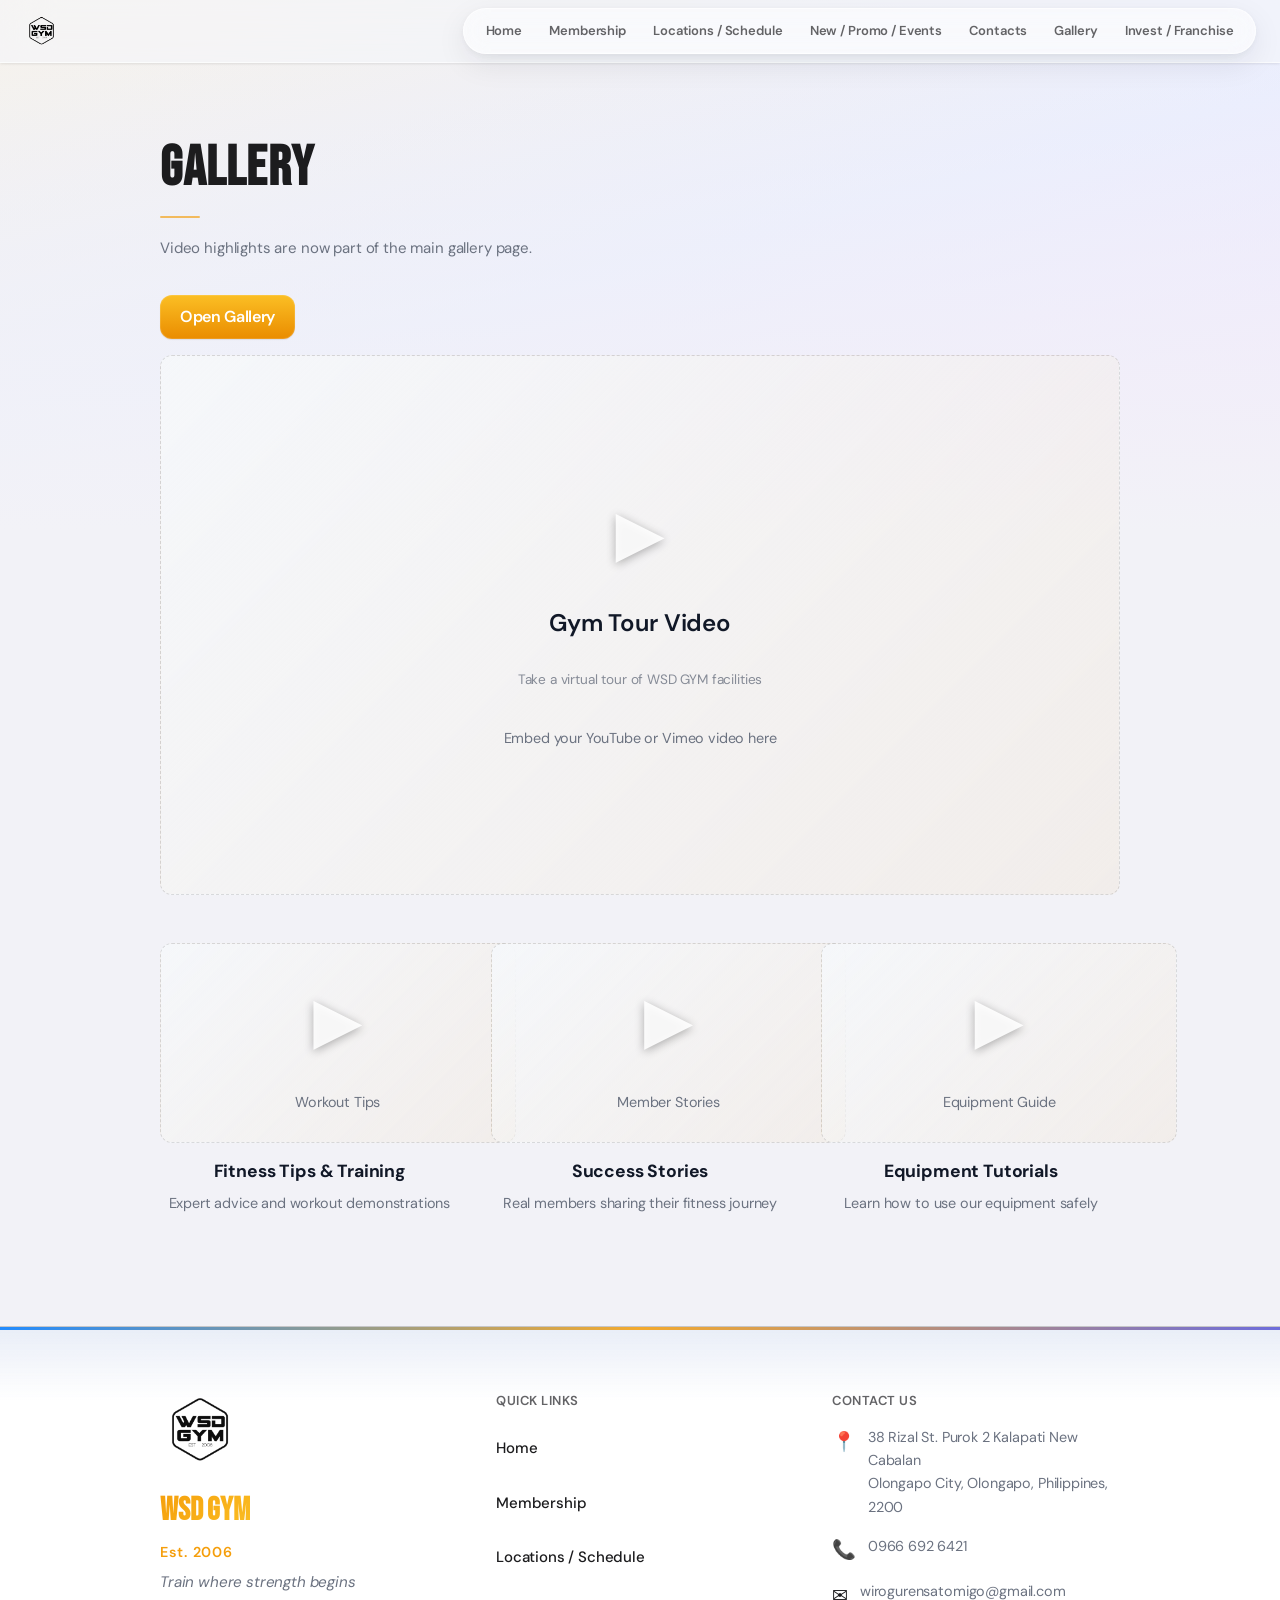
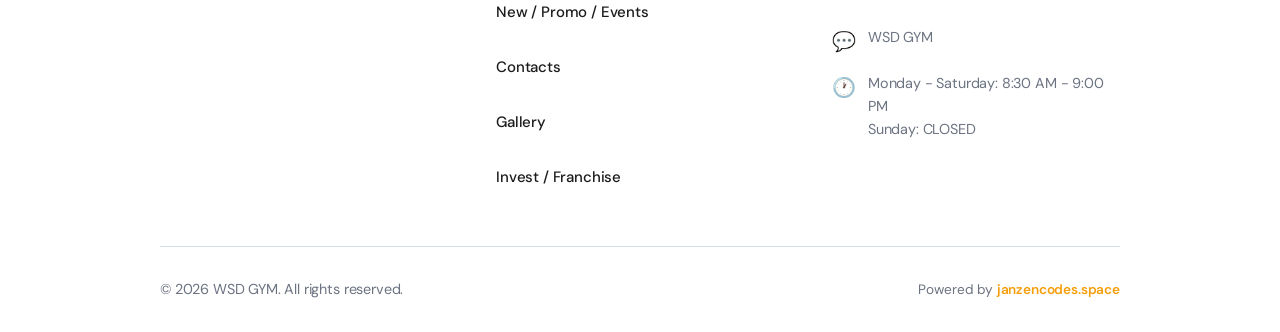
<file: video.html>
<!DOCTYPE html>
<html lang="en">
<head>
  <meta charset="UTF-8">
  <meta name="viewport" content="width=device-width, initial-scale=1.0">
  <title>Gallery | WSD GYM</title>
  <link rel="icon" href="logo%202.png" type="image/png">
  <link rel="preconnect" href="https://fonts.googleapis.com">
  <link rel="preconnect" href="https://fonts.gstatic.com" crossorigin>
  <link href="https://fonts.googleapis.com/css2?family=Bebas+Neue&family=DM+Sans:ital,opsz,wght@0,9..40,400;0,9..40,500;0,9..40,600;0,9..40,700;1,9..40,400&display=swap" rel="stylesheet">
  <link rel="stylesheet" href="styles.css">
</head>
<body>
  <header class="header">
    <a href="index.html" class="logo-link">
      <img src="logo%202.png" alt="WSD GYM" class="logo">
    </a>
    <button class="nav-toggle" aria-label="Open menu">
      <span></span><span></span><span></span>
    </button>
    <nav class="nav">
      <a href="index.html" class="nav-link">Home</a>
      <a href="membership.html" class="nav-link">Membership</a>
      <a href="locations.html" class="nav-link">Locations / Schedule</a>
      <a href="promo.html" class="nav-link">New / Promo / Events</a>
      <a href="contacts.html" class="nav-link">Contacts</a>
      <a href="gallery.html" class="nav-link active">Gallery</a>
      <a href="invest.html" class="nav-link">Invest / Franchise</a>
    </nav>
  </header>

  <main>
    <!-- VIDEO -->
    <section id="video" class="section video reveal-section">
      <div class="container">
        <h2 class="section-title">Gallery</h2>
        <p class="gallery-page-subtitle">Video highlights are now part of the main gallery page.</p>
        <p><a href="gallery.html" class="btn btn-primary">Open Gallery</a></p>
        
        <!-- Featured Video -->
        <div class="video-featured">
          <div class="video-placeholder video-featured-placeholder">
            <div class="video-play-icon">▶</div>
            <p class="video-title">Gym Tour Video</p>
            <p class="video-hint">Take a virtual tour of WSD GYM facilities</p>
            <p class="video-note">Embed your YouTube or Vimeo video here</p>
          </div>
        </div>

        <!-- Video Grid -->
        <div class="video-grid">
          <div class="video-item">
            <div class="video-placeholder video-small">
              <div class="video-play-icon">▶</div>
              <p>Workout Tips</p>
            </div>
            <h4>Fitness Tips & Training</h4>
            <p>Expert advice and workout demonstrations</p>
          </div>
          <div class="video-item">
            <div class="video-placeholder video-small">
              <div class="video-play-icon">▶</div>
              <p>Member Stories</p>
            </div>
            <h4>Success Stories</h4>
            <p>Real members sharing their fitness journey</p>
          </div>
          <div class="video-item">
            <div class="video-placeholder video-small">
              <div class="video-play-icon">▶</div>
              <p>Equipment Guide</p>
            </div>
            <h4>Equipment Tutorials</h4>
            <p>Learn how to use our equipment safely</p>
          </div>
        </div>
      </div>
    </section>
  </main>

  <footer class="footer">
    <div class="container">
      <div class="footer-content">
        <div class="footer-section footer-brand">
          <img src="logo%202.png" alt="WSD GYM" class="footer-logo">
          <h3 class="footer-gym-name">WSD GYM</h3>
          <p class="footer-established">Est. 2006</p>
          <p class="footer-tagline">Train where strength begins</p>
        </div>
        
        <div class="footer-section footer-links">
          <h4 class="footer-heading">Quick Links</h4>
          <ul class="footer-nav">
            <li><a href="index.html">Home</a></li>
            <li><a href="membership.html">Membership</a></li>
            <li><a href="locations.html">Locations / Schedule</a></li>
            <li><a href="promo.html">New / Promo / Events</a></li>
            <li><a href="contacts.html">Contacts</a></li>
            <li><a href="gallery.html">Gallery</a></li>
            <li><a href="invest.html">Invest / Franchise</a></li>
          </ul>
        </div>
        
        <div class="footer-section footer-contact">
          <h4 class="footer-heading">Contact Us</h4>
          <div class="footer-contact-item">
            <span class="footer-icon">📍</span>
            <p>38 Rizal St. Purok 2 Kalapati New Cabalan<br>Olongapo City, Olongapo, Philippines, 2200</p>
          </div>
          <div class="footer-contact-item">
            <span class="footer-icon">📞</span>
            <p><a href="tel:+639666926421">0966 692 6421</a></p>
          </div>
          <div class="footer-contact-item">
            <span class="footer-icon">✉️</span>
            <p><a href="mailto:wirogurensatomigo@gmail.com">wirogurensatomigo@gmail.com</a></p>
          </div>
          <div class="footer-contact-item">
            <span class="footer-icon">💬</span>
            <p><a href="https://www.facebook.com/profile.php?id=100076062219549" target="_blank" rel="noopener">WSD GYM</a></p>
          </div>
          <div class="footer-contact-item">
            <span class="footer-icon">🕐</span>
            <p>Monday - Saturday: 8:30 AM - 9:00 PM<br>Sunday: CLOSED</p>
          </div>
        </div>
      </div>
      
      <div class="footer-bottom">
        <div class="footer-copyright">
          <p>&copy; 2026 WSD GYM. All rights reserved.</p>
        </div>
        <div class="footer-dev">
          <p>Powered by <a href="https://janzencodes.space" target="_blank" rel="noopener">janzencodes.space</a></p>
        </div>
      </div>
    </div>
  </footer>

  <script src="config.js"></script>
  <script src="script.js"></script>
</body>
</html>
</file>
<file: styles.css>
/* --- Variables --- */
:root {
  --bg: #e9edf2;
  --bg-card: #f5f7fa;
  --bg-card-hover: #edf1f6;
  --text: #111827;
  --text-muted: #6b7280;
  --accent: #f59e0b;
  --accent-dim: #d97706;
  --accent-glow: rgba(245, 158, 11, 0.25);
  --border: #d6dce5;
  --font-display: 'Bebas Neue', sans-serif;
  --font-body: 'DM Sans', system-ui, sans-serif;
  /* Enhanced Color Palette */
  --color-primary: #f59e0b;
  --color-secondary: #3b82f6;
  --color-success: #10b981;
  --color-warning: #f59e0b;
  --color-danger: #ef4444;
  --color-purple: #8b5cf6;
  --color-pink: #ec4899;
  --gradient-primary: linear-gradient(135deg, #f59e0b 0%, #fbbf24 100%);
  --gradient-secondary: linear-gradient(135deg, #3b82f6 0%, #8b5cf6 100%);
  --gradient-warm: linear-gradient(135deg, #f59e0b 0%, #ef4444 50%, #ec4899 100%);
  --gradient-mesh: linear-gradient(165deg, #fefce8 0%, #eff6ff 35%, #fae8ff 70%, #fff7ed 100%);
  --gradient-hero-mesh: linear-gradient(135deg, rgba(14, 165, 233, 0.35) 0%, rgba(245, 158, 11, 0.25) 45%, rgba(139, 92, 246, 0.3) 100%);
  /* iOS system–inspired accents (vibrant but structured) */
  --ios-blue: #007aff;
  --ios-teal: #5ac8fa;
  --ios-indigo: #5856d6;
  --ios-pink: #ff2d55;
  --ios-green: #34c759;
  /* iOS-style surfaces & rhythm */
  --ios-bg: #f2f2f7;
  --ios-elevated: #ffffff;
  --ios-secondary-fill: rgba(120, 120, 128, 0.12);
  --ios-separator: rgba(60, 60, 67, 0.29);
  --ios-label: #1c1c1e;
  --ios-secondary-label: #636366;
  --tint-amber: rgba(245, 158, 11, 0.14);
  --tint-blue: rgba(0, 122, 255, 0.1);
  --tint-violet: rgba(88, 86, 214, 0.1);
  --tint-teal: rgba(90, 200, 250, 0.12);
  --radius-ios: 12px;
  --radius-ios-sm: 10px;
  --shadow-ios-sm: 0 1px 2px rgba(0, 0, 0, 0.04), 0 1px 3px rgba(0, 0, 0, 0.06);
  --shadow-ios-md: 0 4px 12px rgba(0, 0, 0, 0.08), 0 2px 4px rgba(0, 0, 0, 0.04);
  --shadow-ios-press: 0 1px 1px rgba(0, 0, 0, 0.08);
  --tap-size: 44px;
}

/* --- Reset & Base --- */
*, *::before, *::after { box-sizing: border-box; }
html {
  scroll-behavior: smooth;
  color-scheme: light;
}
body {
  margin: 0;
  font-family: var(--font-body);
  background: var(--gradient-mesh);
  background-color: var(--ios-bg);
  background-attachment: fixed;
  color: var(--ios-label);
  line-height: 1.47;
  letter-spacing: -0.01em;
  overflow-x: hidden;
  -webkit-font-smoothing: antialiased;
}

img { max-width: 100%; height: auto; display: block; }
a { color: inherit; text-decoration: none; }
a, button {
  -webkit-tap-highlight-color: transparent;
}

/* --- Animations --- */
@keyframes fadeInUp {
  from { opacity: 0; transform: translateY(28px); }
  to { opacity: 1; transform: translateY(0); }
}

@keyframes fadeIn {
  from { opacity: 0; }
  to { opacity: 1; }
}

@keyframes shimmerText {
  0%, 100% { background-position: 0% 50%; }
  50% { background-position: 100% 50%; }
}

@keyframes pulseGlow {
  0%, 100% { text-shadow: 0 0 20px var(--accent-glow), 0 0 40px rgba(245, 158, 11, 0.15); }
  50% { text-shadow: 0 0 28px var(--accent-glow), 0 0 56px rgba(245, 158, 11, 0.2); }
}

@keyframes floatSoft {
  0%, 100% { transform: translateY(0); }
  50% { transform: translateY(-4px); }
}

@keyframes scaleIn {
  from { opacity: 0; transform: scale(0.96); }
  to { opacity: 1; transform: scale(1); }
}

@keyframes slideInLeft {
  from { opacity: 0; transform: translateX(-30px); }
  to { opacity: 1; transform: translateX(0); }
}

@keyframes slideInRight {
  from { opacity: 0; transform: translateX(30px); }
  to { opacity: 1; transform: translateX(0); }
}

@keyframes rotate {
  from { transform: rotate(0deg); }
  to { transform: rotate(360deg); }
}

@keyframes bounce {
  0%, 100% { transform: translateY(0); }
  50% { transform: translateY(-10px); }
}

@keyframes gradientShift {
  0%, 100% { background-position: 0% 50%; }
  50% { background-position: 100% 50%; }
}

@keyframes ripple {
  0% { transform: scale(0); opacity: 1; }
  100% { transform: scale(4); opacity: 0; }
}

@keyframes glow {
  0%, 100% { box-shadow: 0 0 5px var(--accent-glow), 0 0 10px var(--accent-glow); }
  50% { box-shadow: 0 0 20px var(--accent-glow), 0 0 30px var(--accent-glow); }
}

@media (prefers-reduced-motion: reduce) {
  *, *::before, *::after {
    animation-duration: 0.01ms !important;
    animation-iteration-count: 1 !important;
    transition-duration: 0.02ms !important;
  }
}

/* --- Header (glass) --- */
.header {
  position: fixed;
  top: 0;
  left: 0;
  right: 0;
  z-index: 100;
  display: flex;
  align-items: center;
  justify-content: space-between;
  padding: 0.5rem 1.5rem;
  background: rgba(242, 242, 247, 0.82);
  -webkit-backdrop-filter: blur(20px) saturate(180%);
  backdrop-filter: blur(20px) saturate(180%);
  border-bottom: 1px solid rgba(0, 0, 0, 0.08);
  box-shadow: var(--shadow-ios-sm);
  transition: background 0.25s ease, box-shadow 0.25s ease;
}

.header.scrolled {
  background: rgba(242, 242, 247, 0.94);
  box-shadow: var(--shadow-ios-sm);
}


.logo-link {
  display: flex;
  align-items: center;
  transition: opacity 0.2s ease;
  position: relative;
}

.logo-link:hover {
  opacity: 0.85;
}

.logo {
  height: 35px;
  width: auto;
  object-fit: contain;
  filter: brightness(1.1);
}

.nav {
  display: flex;
  gap: 0;
  align-items: center;
  background: rgba(255, 255, 255, 0.72);
  border: 1px solid rgba(0, 0, 0, 0.06);
  border-radius: 980px;
  padding: 0.25rem 0.5rem;
  backdrop-filter: blur(12px);
  box-shadow: var(--shadow-ios-sm);
}

.nav-link {
  position: relative;
  padding: 0.5rem 0.85rem;
  min-height: 36px;
  min-width: 0;
  font-size: 0.8125rem;
  font-weight: 600;
  color: var(--ios-secondary-label);
  letter-spacing: -0.01em;
  border-radius: 980px;
  transition: color 0.2s ease, background 0.2s ease;
  text-decoration: none;
}

.nav-link:hover {
  color: var(--ios-label);
  background: rgba(0, 0, 0, 0.04);
}

.nav-link.active {
  color: #b45309;
  background: linear-gradient(180deg, rgba(254, 243, 199, 0.95) 0%, rgba(252, 211, 77, 0.35) 100%);
  box-shadow: 0 0 0 1px rgba(245, 158, 11, 0.25) inset;
}

/* Mobile menu button */
.nav-toggle {
  display: none;
  flex-direction: column;
  gap: 5px;
  padding: 8px;
  background: none;
  border: none;
  cursor: pointer;
  color: var(--text);
  margin-right: 1rem;
}

.nav-toggle span {
  display: block;
  width: 24px;
  height: 2px;
  background: currentColor;
  border-radius: 1px;
  transition: transform 0.3s ease, opacity 0.2s ease;
}

.nav-toggle.is-active span:nth-child(1) {
  transform: translateY(7px) rotate(45deg);
}

.nav-toggle.is-active span:nth-child(2) {
  opacity: 0;
}

.nav-toggle.is-active span:nth-child(3) {
  transform: translateY(-7px) rotate(-45deg);
}

@media (max-width: 900px) {
  .header {
    padding: 0.5rem 1rem;
  }
  
  .logo {
    height: 30px;
  }

  .nav-toggle { 
    display: flex; 
  }

  .nav {
    position: fixed;
    top: 60px;
    right: 0;
    bottom: auto;
    width: min(300px, 85vw);
    flex-direction: column;
    align-items: stretch;
    padding: 2rem 1.5rem;
    background: rgba(255, 255, 255, 0.98);
    border-left: 1px solid var(--ios-separator);
    border-radius: 0 0 0 16px;
    transform: translateX(100%);
    transition: transform 0.3s ease;
    box-shadow: -4px 4px 20px rgba(0, 0, 0, 0.15);
  }

  .nav.is-open { 
    transform: translateX(0); 
  }

  .nav-link {
    padding: 1rem;
    border-radius: 8px;
    margin-bottom: 0.5rem;
    text-align: left;
  }
}

/* --- Sections --- */
.section {
  padding: 5rem 1.5rem 4rem;
  min-height: 50vh;
}

/* Page sections (non-landing) */
body:not(.landing-page) .section {
  padding-top: 8rem;
  min-height: calc(100vh - 8rem);
}

.container {
  max-width: 960px;
  margin: 0 auto;
}

.section-title {
  font-family: var(--font-display);
  font-size: clamp(2.5rem, 6vw, 3.5rem);
  letter-spacing: 0.02em;
  margin: 0 0 2rem;
  color: var(--ios-label);
}

/* --- Scroll reveal --- */
.reveal-section .section-title,
.reveal-section .location-card,
.reveal-section .schedule-note,
.reveal-section .promo-card,
.reveal-section .contact-card,
.reveal-section .reviews-header,
.reveal-section .reviews-carousel,
.reveal-section .reviews-view-all,
.reveal-section .video-placeholder {
  opacity: 0;
  transform: translateY(24px);
  transition: opacity 0.6s ease, transform 0.6s ease;
}

.reveal-section .invest-content p,
.reveal-section .invest-content .btn {
  opacity: 0;
  transform: translateY(24px);
  transition: opacity 0.5s ease, transform 0.5s ease;
}

.reveal-section .benefit-item,
.reveal-section .faq-item,
.reveal-section .facility-card,
.reveal-section .event-card,
.reveal-section .contact-info-card,
.reveal-section .video-item,
.reveal-section .video-list-group,
.reveal-section .franchise-card,
.reveal-section .quick-info-card {
  opacity: 0;
  transform: translateY(24px);
  transition: opacity 0.6s ease, transform 0.6s ease;
}

.reveal-section .carousel-container {
  opacity: 0;
  transform: translateY(30px);
  transition: opacity 0.8s ease, transform 0.8s ease;
}

.reveal-section.in-view .section-title { opacity: 1; transform: translateY(0); transition-delay: 0.05s; }

.reveal-section.in-view .location-card,
.reveal-section.in-view .schedule-note { opacity: 1; transform: translateY(0); transition-delay: 0.15s; }

.reveal-section.in-view .promo-card:nth-child(1) { opacity: 1; transform: translateY(0); transition-delay: 0.1s; }
.reveal-section.in-view .promo-card:nth-child(2) { opacity: 1; transform: translateY(0); transition-delay: 0.2s; }
.reveal-section.in-view .promo-card:nth-child(3) { opacity: 1; transform: translateY(0); transition-delay: 0.3s; }

.reveal-section.in-view .contact-card:nth-child(1) { opacity: 1; transform: translateY(0); transition-delay: 0.1s; }
.reveal-section.in-view .contact-card:nth-child(2) { opacity: 1; transform: translateY(0); transition-delay: 0.2s; }
.reveal-section.in-view .contact-card:nth-child(3) { opacity: 1; transform: translateY(0); transition-delay: 0.3s; }
.reveal-section.in-view .contact-card:nth-child(4) { opacity: 1; transform: translateY(0); transition-delay: 0.4s; }
.reveal-section.in-view .contact-card:nth-child(5) { opacity: 1; transform: translateY(0); transition-delay: 0.5s; }

.reveal-section.in-view .reviews-header { opacity: 1; transform: translateY(0); transition-delay: 0.05s; }
.reveal-section.in-view .reviews-carousel { opacity: 1; transform: translateY(0); transition-delay: 0.15s; }
.reveal-section.in-view .reviews-view-all { opacity: 1; transform: translateY(0); transition-delay: 0.25s; }

.reveal-section.in-view .video-placeholder { opacity: 1; transform: translateY(0); transition-delay: 0.15s; }

.reveal-section.in-view .invest-content > * { opacity: 1; transform: translateY(0); }
.reveal-section.in-view .invest-content { opacity: 1; transform: translateY(0); transition-delay: 0.1s; }

.reveal-section.in-view .invest-content p:nth-of-type(1) { opacity: 1; transform: translateY(0); transition-delay: 0.1s; }
.reveal-section.in-view .invest-content p:nth-of-type(2) { opacity: 1; transform: translateY(0); transition-delay: 0.2s; }
.reveal-section.in-view .invest-content .btn { opacity: 1; transform: translateY(0); transition-delay: 0.3s; }

.reveal-section.in-view .benefit-item:nth-child(1) { opacity: 1; transform: translateY(0); transition-delay: 0.1s; }
.reveal-section.in-view .benefit-item:nth-child(2) { opacity: 1; transform: translateY(0); transition-delay: 0.2s; }
.reveal-section.in-view .benefit-item:nth-child(3) { opacity: 1; transform: translateY(0); transition-delay: 0.3s; }
.reveal-section.in-view .benefit-item:nth-child(4) { opacity: 1; transform: translateY(0); transition-delay: 0.4s; }

.reveal-section.in-view .faq-item:nth-child(1) { opacity: 1; transform: translateY(0); transition-delay: 0.1s; }
.reveal-section.in-view .faq-item:nth-child(2) { opacity: 1; transform: translateY(0); transition-delay: 0.2s; }
.reveal-section.in-view .faq-item:nth-child(3) { opacity: 1; transform: translateY(0); transition-delay: 0.3s; }
.reveal-section.in-view .faq-item:nth-child(4) { opacity: 1; transform: translateY(0); transition-delay: 0.4s; }

.reveal-section.in-view .facility-card:nth-child(1) { opacity: 1; transform: translateY(0); transition-delay: 0.1s; }
.reveal-section.in-view .facility-card:nth-child(2) { opacity: 1; transform: translateY(0); transition-delay: 0.15s; }
.reveal-section.in-view .facility-card:nth-child(3) { opacity: 1; transform: translateY(0); transition-delay: 0.2s; }
.reveal-section.in-view .facility-card:nth-child(4) { opacity: 1; transform: translateY(0); transition-delay: 0.25s; }
.reveal-section.in-view .facility-card:nth-child(5) { opacity: 1; transform: translateY(0); transition-delay: 0.3s; }
.reveal-section.in-view .facility-card:nth-child(6) { opacity: 1; transform: translateY(0); transition-delay: 0.35s; }

.reveal-section.in-view .event-card:nth-child(1) { opacity: 1; transform: translateY(0); transition-delay: 0.1s; }
.reveal-section.in-view .event-card:nth-child(2) { opacity: 1; transform: translateY(0); transition-delay: 0.2s; }
.reveal-section.in-view .event-card:nth-child(3) { opacity: 1; transform: translateY(0); transition-delay: 0.3s; }

.reveal-section.in-view .contact-info-card:nth-child(1) { opacity: 1; transform: translateY(0); transition-delay: 0.1s; }
.reveal-section.in-view .contact-info-card:nth-child(2) { opacity: 1; transform: translateY(0); transition-delay: 0.2s; }
.reveal-section.in-view .contact-info-card:nth-child(3) { opacity: 1; transform: translateY(0); transition-delay: 0.3s; }

.reveal-section.in-view .video-item:nth-child(1) { opacity: 1; transform: translateY(0); transition-delay: 0.1s; }
.reveal-section.in-view .video-item:nth-child(2) { opacity: 1; transform: translateY(0); transition-delay: 0.2s; }
.reveal-section.in-view .video-item:nth-child(3) { opacity: 1; transform: translateY(0); transition-delay: 0.3s; }

.reveal-section.in-view .video-list-group { opacity: 1; transform: translateY(0); transition-delay: 0.12s; }

.reveal-section.in-view .franchise-card:nth-child(1) { opacity: 1; transform: translateY(0); transition-delay: 0.1s; }
.reveal-section.in-view .franchise-card:nth-child(2) { opacity: 1; transform: translateY(0); transition-delay: 0.2s; }
.reveal-section.in-view .franchise-card:nth-child(3) { opacity: 1; transform: translateY(0); transition-delay: 0.3s; }
.reveal-section.in-view .franchise-card:nth-child(4) { opacity: 1; transform: translateY(0); transition-delay: 0.4s; }

.reveal-section.in-view .carousel-container {
  opacity: 1;
  transform: translateY(0);
  transition-delay: 0.2s;
}

.reveal-section.in-view .quick-info-card:nth-child(1) { opacity: 1; transform: translateY(0); transition-delay: 0.1s; }
.reveal-section.in-view .quick-info-card:nth-child(2) { opacity: 1; transform: translateY(0); transition-delay: 0.2s; }
.reveal-section.in-view .quick-info-card:nth-child(3) { opacity: 1; transform: translateY(0); transition-delay: 0.3s; }
.reveal-section.in-view .quick-info-card:nth-child(4) { opacity: 1; transform: translateY(0); transition-delay: 0.4s; }

/* --- Maintenance Notice --- */
.maintenance-notice {
  position: relative;
  margin-top: 0;
  padding: 2rem 1.5rem;
  background: linear-gradient(135deg, rgba(245, 158, 11, 0.1) 0%, rgba(239, 68, 68, 0.1) 50%, rgba(245, 158, 11, 0.1) 100%);
  border-bottom: 3px solid var(--accent);
  animation: slideInDown 0.6s ease-out;
  z-index: 20;
}

/* Landing page maintenance notice - more compact (consolidated with later styles) */

body.landing-page .maintenance-notice .maintenance-content {
  max-width: 1000px;
  position: relative;
  z-index: 21;
}

body.landing-page .maintenance-notice .maintenance-image {
  max-width: 400px;
  margin: 0 auto 1rem;
}

body.landing-page .maintenance-notice .maintenance-title {
  font-size: 1.5rem;
  margin-bottom: 1rem;
}

body.landing-page .maintenance-notice .maintenance-text {
  font-size: 0.95rem;
  margin: 0.5rem 0;
}

body.landing-page .maintenance-notice .maintenance-dates {
  margin: 1rem 0;
}

body.landing-page .maintenance-notice .maintenance-date-item {
  padding: 1rem;
  min-width: 150px;
}

body.landing-page .maintenance-notice .maintenance-note,
body.landing-page .maintenance-notice .maintenance-thanks {
  font-size: 0.9rem;
  margin: 0.75rem 0;
}

body.landing-page .maintenance-notice .maintenance-tags {
  font-size: 0.8rem;
  margin-top: 0.5rem;
}

@keyframes slideInDown {
  from {
    opacity: 0;
    transform: translateY(-20px);
  }
  to {
    opacity: 1;
    transform: translateY(0);
  }
}

.maintenance-content {
  max-width: 900px;
  margin: 0 auto;
  text-align: center;
  position: relative;
  z-index: 21;
}

.maintenance-badge {
  display: inline-block;
  padding: 0.5rem 1.5rem;
  background: linear-gradient(135deg, #f59e0b 0%, #ef4444 100%);
  color: #ffffff;
  font-weight: 700;
  font-size: 0.9rem;
  text-transform: uppercase;
  letter-spacing: 0.1em;
  border-radius: 980px;
  margin-bottom: 1rem;
  box-shadow: var(--shadow-ios-sm);
}

.maintenance-title {
  font-family: var(--font-display);
  font-size: 2rem;
  margin: 0 0 1.5rem;
  color: var(--text);
  text-shadow: 0 2px 4px rgba(0, 0, 0, 0.1);
}

.maintenance-image {
  margin: 1.5rem 0;
  border-radius: 12px;
  overflow: hidden;
  box-shadow: 0 8px 24px rgba(0, 0, 0, 0.15);
  max-width: 600px;
  margin-left: auto;
  margin-right: auto;
}

.maintenance-img {
  width: 100%;
  height: auto;
  display: block;
  border-radius: 12px;
}

.maintenance-details {
  margin-top: 1.5rem;
}

.maintenance-text {
  font-size: 1.05rem;
  line-height: 1.7;
  color: var(--text);
  margin: 0.75rem 0;
}

.maintenance-dates {
  display: flex;
  justify-content: center;
  gap: 2rem;
  margin: 2rem 0;
  flex-wrap: wrap;
}

.maintenance-date-item {
  display: flex;
  flex-direction: column;
  align-items: center;
  padding: 1.5rem;
  background: var(--bg-card);
  border-radius: 12px;
  border: 2px solid var(--border);
  min-width: 200px;
  transition: transform 0.3s ease, box-shadow 0.3s ease;
}

.maintenance-date-item:hover {
  transform: translateY(-2px);
  box-shadow: var(--shadow-ios-md);
  border-color: rgba(0, 0, 0, 0.1);
}

.date-label {
  font-size: 0.9rem;
  color: var(--text-muted);
  margin-bottom: 0.5rem;
}

.date-value {
  font-family: var(--font-display);
  font-size: 1.8rem;
  font-weight: 700;
  color: var(--accent);
}

.date-value.reopen {
  color: #10b981;
}

.maintenance-note {
  font-size: 0.95rem;
  color: var(--text-muted);
  font-style: italic;
  margin: 1.5rem 0;
  padding: 1rem;
  background: rgba(245, 158, 11, 0.05);
  border-radius: 8px;
  border-left: 4px solid var(--accent);
}

.maintenance-thanks {
  font-size: 1.1rem;
  color: var(--text);
  font-weight: 600;
  margin: 1.5rem 0 0.5rem;
}

.maintenance-tags {
  font-size: 0.85rem;
  color: var(--text-muted);
  margin: 0.5rem 0 0;
  font-style: italic;
}

/* Maintenance Notice Responsive */
@media (max-width: 768px) {
  .maintenance-notice {
    margin-top: 70px;
    padding: 1.5rem 1rem;
  }

  .maintenance-title {
    font-size: 1.5rem;
  }

  .maintenance-dates {
    flex-direction: column;
    gap: 1rem;
  }

  .maintenance-date-item {
    min-width: 100%;
  }

  .maintenance-text {
    font-size: 0.95rem;
  }
}

/* --- Hero --- */
.hero {
  min-height: 100vh;
  display: flex;
  align-items: center;
  justify-content: center;
  text-align: center;
  padding-top: 5rem;
  position: relative;
}

/* Landing page hero adjustments */
body.landing-page .hero {
  min-height: calc(100vh - 80px);
  padding-top: 3.5rem;
  padding-bottom: 4rem;
  display: flex;
  align-items: flex-start;
  justify-content: center;
  position: relative;
  z-index: 1;
  overflow: hidden;
}

body.landing-page .maintenance-notice + main .hero {
  min-height: calc(100vh - 80px - 300px);
  padding-top: 3rem;
  align-items: flex-start;
}

body.landing-page .hero-content {
  margin-top: 1rem;
}

@media (max-width: 768px) {
  body.landing-page .maintenance-notice + main .hero {
    min-height: calc(100vh - 70px - 400px);
    padding-top: 1.5rem;
  }
}

.hero-bg {
  position: absolute;
  inset: 0;
  background-color: var(--bg);
  background-image: url('feature picture.jpg');
  background-size: cover;
  background-position: center;
  background-repeat: no-repeat;
  pointer-events: none;
}

/* Overlay: readable type + modern color wash */
.hero-bg::before {
  content: '';
  position: absolute;
  inset: 0;
  background: linear-gradient(180deg, rgba(15, 23, 42, 0.45) 0%, rgba(15, 23, 42, 0.72) 55%, rgba(15, 23, 42, 0.88) 100%);
  pointer-events: none;
}

.hero-bg::after {
  content: '';
  position: absolute;
  inset: 0;
  background: var(--gradient-hero-mesh);
  pointer-events: none;
  opacity: 0.55;
  mix-blend-mode: soft-light;
}

.hero-content { 
  position: relative; 
  z-index: 1;
  width: 100%;
  max-width: 900px;
  padding: 0 1.5rem;
  margin-bottom: 2rem;
}

/* Landing page hero content adjustments */
body.landing-page .hero-content {
  padding: 2rem 1.5rem;
}

/* Hero Tagline Section */
.hero-tagline-section {
  margin-bottom: 1.5rem;
}

/* Tagline scroll animations - slide in from sides */
.hero-tagline-section .hero-gym-name {
  opacity: 0;
  transform: translateX(-150px);
  transition: opacity 0.8s ease, transform 0.8s ease;
}

.hero-tagline-section .hero-established {
  opacity: 0;
  transform: translateX(150px);
  transition: opacity 0.8s ease 0.2s, transform 0.8s ease 0.2s;
}

.hero-tagline-section .hero-title {
  opacity: 0;
  transform: translateX(-150px);
  transition: opacity 0.8s ease 0.4s, transform 0.8s ease 0.4s;
}

.hero-tagline-section.in-view .hero-gym-name,
.hero-tagline-section.in-view .hero-established,
.hero-tagline-section.in-view .hero-title {
  opacity: 1;
  transform: translateX(0);
}

/* When scrolled out, slide back out automatically */
.hero-tagline-section.scrolled-out .hero-gym-name {
  opacity: 0;
  transform: translateX(150px);
  transition: opacity 0.5s ease, transform 0.5s ease;
}

.hero-tagline-section.scrolled-out .hero-established {
  opacity: 0;
  transform: translateX(-150px);
  transition: opacity 0.5s ease 0.1s, transform 0.5s ease 0.1s;
}

.hero-tagline-section.scrolled-out .hero-title {
  opacity: 0;
  transform: translateX(150px);
  transition: opacity 0.5s ease 0.2s, transform 0.5s ease 0.2s;
}

.hero-gym-name {
  font-family: var(--font-display);
  font-size: clamp(2.5rem, 8vw, 5rem);
  margin: 0 0 0.5rem;
  color: var(--text);
  background: var(--gradient-primary);
  -webkit-background-clip: text;
  background-clip: text;
  -webkit-text-fill-color: transparent;
  letter-spacing: 0.05em;
  text-shadow: 0 2px 8px rgba(0, 0, 0, 0.4);
  line-height: 1;
  filter: drop-shadow(0 2px 4px rgba(0, 0, 0, 0.3));
}

.hero-established {
  font-size: 1rem;
  color: var(--accent);
  font-weight: 600;
  letter-spacing: 0.1em;
  margin: 0 0 1rem;
  text-transform: uppercase;
  text-shadow: 0 2px 8px rgba(0, 0, 0, 0.5);
}

.hero-rating {
  font-size: 0.95rem;
  color: var(--accent);
  margin: 0 0 1rem;
  letter-spacing: 0.05em;
  animation: fadeInUp 0.8s ease 0.2s forwards;
  opacity: 0;
}

.hero-title {
  font-family: var(--font-display);
  font-size: clamp(3.5rem, 12vw, 7rem);
  line-height: 0.95;
  letter-spacing: 0.02em;
  margin: 0;
  color: var(--text);
  text-shadow: 0 2px 10px rgba(0, 0, 0, 0.5);
}

/* Landing page - make tagline more prominent in upper part */
body.landing-page .hero-title {
  font-size: clamp(4rem, 14vw, 8rem);
  margin-top: 0;
}

body.landing-page .hero-title .hero-title-line {
  color: #313131;
  text-shadow:
    0 2px 16px rgba(0, 0, 0, 0.85),
    0 1px 3px rgba(0, 0, 0, 0.9);
}

.hero-title-accent {
  display: inline-block;
  background: linear-gradient(90deg, #ffffff, var(--accent), #fbbf24, var(--accent));
  background-size: 200% auto;
  -webkit-background-clip: text;
  background-clip: text;
  -webkit-text-fill-color: transparent;
  animation: shimmerText 5s ease-in-out infinite;
  animation-delay: 0s;
  filter: drop-shadow(0 2px 6px rgba(0, 0, 0, 0.4));
}

.hero-sub {
  color: var(--text-muted);
  font-size: 1.05rem;
  margin: 0 0 2rem;
  line-height: 1.7;
  opacity: 1;
  text-shadow: 0 2px 6px rgba(0, 0, 0, 0.5);
}

.hero-content .btn {
  opacity: 1;
}

.hero-actions {
  display: flex;
  gap: 1rem;
  justify-content: center;
  flex-wrap: wrap;
  margin-top: 2rem;
  position: relative;
  z-index: 2;
}

.btn-secondary {
  background: rgba(255, 255, 255, 0.22);
  color: #ffffff;
  border: 1px solid rgba(255, 255, 255, 0.45);
  backdrop-filter: blur(8px);
}

.btn-secondary:hover {
  background: rgba(255, 255, 255, 0.32);
  border-color: rgba(255, 255, 255, 0.55);
}

.btn-secondary:active {
  opacity: 0.92;
}

/* --- Buttons (filled / secondary — iOS-like tap targets & feedback) --- */
.btn {
  display: inline-flex;
  align-items: center;
  justify-content: center;
  padding: 0 1.25rem;
  min-height: var(--tap-size);
  font-family: var(--font-body);
  font-size: 1rem;
  font-weight: 600;
  letter-spacing: -0.02em;
  border-radius: var(--radius-ios);
  border: none;
  cursor: pointer;
  transition: background 0.2s ease, opacity 0.2s ease, transform 0.15s ease;
  position: relative;
  overflow: hidden;
}

.btn-primary {
  background: linear-gradient(180deg, #fbbf24 0%, #ea8c00 100%);
  color: #ffffff;
  box-shadow: var(--shadow-ios-press), 0 0 0 1px rgba(255, 255, 255, 0.12) inset;
}

.btn-primary:hover {
  filter: brightness(1.06) saturate(1.05);
}

.btn-primary:active {
  transform: scale(0.98);
  filter: brightness(0.96);
}

/* --- Membership --- */
.membership {
  background: linear-gradient(180deg, rgba(245, 158, 11, 0.06) 0%, transparent 60%);
}

.membership-grid {
  display: grid;
  grid-template-columns: repeat(auto-fit, minmax(260px, 1fr));
  gap: 2rem;
  max-width: 1200px;
  margin: 0 auto;
}

.membership-card {
  background: var(--ios-elevated);
  border: 1px solid rgba(0, 0, 0, 0.06);
  border-radius: var(--radius-ios);
  padding: 2rem;
  text-align: center;
  position: relative;
  transition: box-shadow 0.25s ease, transform 0.2s ease;
  overflow: hidden;
  box-shadow: var(--shadow-ios-sm);
}

.membership-card::before {
  content: '';
  position: absolute;
  top: 0;
  left: 0;
  right: 0;
  height: 3px;
  background: var(--gradient-primary);
  transform: scaleX(0);
  transition: transform 0.25s ease;
}

.membership-card:hover::before {
  transform: scaleX(1);
}

.membership-card:hover {
  transform: translateY(-2px);
  box-shadow: var(--shadow-ios-md);
}

.membership-card-featured {
  border-color: rgba(245, 158, 11, 0.35);
  background: var(--ios-elevated);
  transform: none;
  box-shadow: var(--shadow-ios-sm), 0 0 0 1px rgba(245, 158, 11, 0.12);
}

.membership-card-featured::before {
  transform: scaleX(1);
  background: var(--gradient-primary);
}

.membership-badge {
  display: inline-block;
  padding: 0.35rem 0.75rem;
  background: var(--gradient-primary);
  color: #ffffff;
  font-size: 0.6875rem;
  font-weight: 700;
  text-transform: uppercase;
  letter-spacing: 0.06em;
  border-radius: 980px;
  margin-bottom: 1rem;
}

.membership-card-featured .membership-badge {
  background: var(--gradient-warm);
}

.membership-title {
  font-family: var(--font-display);
  font-size: 2rem;
  color: var(--text);
  margin: 0 0 1.5rem;
  letter-spacing: 0.05em;
}

.membership-price {
  display: flex;
  align-items: baseline;
  justify-content: center;
  gap: 0.25rem;
  margin-bottom: 2rem;
}

.membership-price .currency {
  font-size: 1.5rem;
  color: var(--accent);
  font-weight: 700;
}

.membership-price .amount {
  font-size: 3.5rem;
  font-weight: 700;
  background: var(--gradient-primary);
  -webkit-background-clip: text;
  background-clip: text;
  -webkit-text-fill-color: transparent;
  line-height: 1;
}

.membership-price .period {
  font-size: 1rem;
  color: var(--text-muted);
  font-weight: 500;
}

.membership-promo {
  margin: -1rem 0 1.5rem;
  padding: 0.75rem 1rem;
  background: var(--gradient-warm);
  border-radius: var(--radius-ios-sm);
}

.membership-promo .promo-text {
  color: #ffffff;
  font-weight: 700;
  font-size: 0.95rem;
  text-shadow: 0 2px 4px rgba(0, 0, 0, 0.2);
  display: block;
}

.membership-features {
  list-style: none;
  padding: 0;
  margin: 0 0 2rem;
  text-align: left;
}

.membership-features li {
  padding: 0.75rem 0;
  color: var(--text);
  font-size: 1rem;
  border-bottom: 1px solid var(--border);
  transition: color 0.2s ease, padding-left 0.2s ease;
}

.membership-features li:last-child {
  border-bottom: none;
}

.membership-features li:hover {
  color: var(--accent);
}

.membership-card .btn {
  width: 100%;
  margin-top: auto;
}

.reveal-section .membership-card {
  opacity: 0;
  transform: translateY(30px);
  transition: opacity 0.6s ease, transform 0.6s ease;
}

.reveal-section.in-view .membership-card:nth-child(1) {
  opacity: 1;
  transform: translateY(0);
  transition-delay: 0.1s;
}

.reveal-section.in-view .membership-card:nth-child(2) {
  opacity: 1;
  transform: translateY(0);
  transition-delay: 0.2s;
}

.reveal-section.in-view .membership-card:nth-child(3) {
  opacity: 1;
  transform: translateY(0);
  transition-delay: 0.3s;
}

/* Membership Pricing Image */
.membership-image-section {
  margin: 2rem 0 3rem;
  text-align: center;
}

.membership-pricing-image {
  display: block;
  max-width: min(88%, 640px);
  width: auto;
  height: auto;
  margin-inline: auto;
  padding: 0.5rem;
  background: rgba(255, 255, 255, 0.8);
  border-radius: calc(var(--radius-ios) + 2px);
  box-shadow: var(--shadow-ios-md);
  border: 1px solid rgba(255, 255, 255, 0.85);
  outline: 1px solid rgba(0, 122, 255, 0.12);
  object-fit: contain;
}

/* Tabata Section */
.tabata-section {
  margin-top: 4rem;
  padding-top: 3rem;
  border-top: 2px solid var(--border);
}

.tabata-title {
  font-family: var(--font-display);
  font-size: 2.5rem;
  text-align: center;
  margin: 0 0 2rem;
  color: var(--text);
  background: var(--gradient-primary);
  -webkit-background-clip: text;
  background-clip: text;
  -webkit-text-fill-color: transparent;
}

.tabata-content {
  display: grid;
  grid-template-columns: 1fr 1fr;
  gap: 3rem;
  align-items: center;
  margin-top: 2rem;
}

@media (max-width: 768px) {
  .tabata-content {
    grid-template-columns: 1fr;
  }

  .tabata-image {
    order: -1;
  }
}

.tabata-image {
  border-radius: var(--radius-ios);
  overflow: hidden;
  padding: 0.6rem;
  background: rgba(255, 255, 255, 0.78);
  box-shadow: var(--shadow-ios-md);
  border: 1px solid rgba(255, 255, 255, 0.85);
  outline: 1px solid rgba(88, 86, 214, 0.14);
  aspect-ratio: 4 / 3;
  max-height: 360px;
}

.tabata-img {
  width: 100%;
  height: 100%;
  object-fit: contain;
  object-position: center;
  display: block;
  border-radius: calc(var(--radius-ios-sm) - 2px);
}

.tabata-pricing {
  padding: 2rem;
}

.tabata-slogan {
  font-family: var(--font-display);
  font-size: 1.5rem;
  color: var(--accent);
  margin: 0 0 1rem;
  text-align: center;
  letter-spacing: 0.1em;
}

.tabata-pricing h4 {
  font-family: var(--font-display);
  font-size: 2rem;
  margin: 0 0 1.5rem;
  color: var(--text);
  text-align: center;
}

.tabata-plans {
  display: flex;
  flex-direction: column;
  gap: 1rem;
  margin-bottom: 1.5rem;
}

.tabata-plan {
  display: flex;
  justify-content: space-between;
  align-items: center;
  padding: 1.25rem;
  background: var(--bg-card);
  border: 2px solid var(--border);
  border-radius: 12px;
  transition: transform 0.3s ease, box-shadow 0.3s ease, border-color 0.3s ease;
}

.tabata-plan:hover {
  transform: translateX(8px);
  box-shadow: 0 8px 24px rgba(245, 158, 11, 0.2);
  border-color: var(--accent);
}

.tabata-duration {
  font-weight: 600;
  font-size: 1.1rem;
  color: var(--text);
}

.tabata-price {
  font-family: var(--font-display);
  font-size: 1.8rem;
  font-weight: 700;
  color: var(--accent);
}

.tabata-description {
  color: var(--text-muted);
  line-height: 1.6;
  margin-bottom: 1.5rem;
  text-align: center;
}

/* Services Section */
.services-section {
  margin-top: 4rem;
  padding-top: 3rem;
  border-top: 2px solid var(--border);
}

.services-title {
  font-family: var(--font-display);
  font-size: 2.5rem;
  text-align: center;
  margin: 0 0 2rem;
  color: var(--text);
}

.services-grid {
  display: grid;
  grid-template-columns: repeat(auto-fit, minmax(250px, 1fr));
  gap: 1.5rem;
  max-width: 600px;
  margin: 0 auto;
}

.service-card {
  text-align: center;
  padding: 2rem;
  background: var(--bg-card);
  border: 1px solid var(--border);
  border-radius: 12px;
  transition: transform 0.3s ease, box-shadow 0.3s ease;
}

.service-card:hover {
  transform: translateY(-6px);
  box-shadow: 0 12px 32px rgba(245, 158, 11, 0.2);
  border-color: var(--accent);
}

.service-icon {
  font-size: 3rem;
  margin-bottom: 1rem;
  display: block;
}

.service-card h4 {
  margin: 0 0 0.5rem;
  font-size: 1.3rem;
  color: var(--text);
}

.service-price {
  font-family: var(--font-display);
  font-size: 1.8rem;
  font-weight: 700;
  color: var(--accent);
  margin: 0.5rem 0;
}

.service-desc {
  margin: 0.5rem 0 0;
  color: var(--text-muted);
  font-size: 0.95rem;
}

/* Membership Benefits */
.membership-benefits {
  margin-top: 4rem;
  padding-top: 3rem;
  border-top: 2px solid var(--border);
}

.benefits-title {
  font-family: var(--font-display);
  font-size: 2.5rem;
  text-align: center;
  margin: 0 0 2rem;
  color: var(--text);
}

.benefits-grid {
  display: grid;
  grid-template-columns: repeat(4, 1fr);
  gap: 1.5rem;
  margin-top: 2rem;
  max-width: 1400px;
  margin-left: auto;
  margin-right: auto;
}

.benefit-item {
  text-align: center;
  padding: 1.5rem 1rem;
  background: var(--bg-card);
  border-radius: 12px;
  border: 1px solid var(--border);
  transition: transform 0.3s ease, box-shadow 0.3s ease;
  display: flex;
  flex-direction: column;
  justify-content: center;
  min-height: 180px;
}

.benefit-item:hover {
  transform: translateY(-4px);
  box-shadow: 0 8px 24px rgba(245, 158, 11, 0.15);
  border-color: var(--accent);
}

.benefit-icon {
  font-size: 3rem;
  margin-bottom: 1rem;
  display: block;
}

.benefit-item h4 {
  margin: 0 0 0.5rem;
  font-size: 1rem;
  color: var(--text);
  line-height: 1.2;
}

.benefit-item p {
  margin: 0;
  color: var(--text-muted);
  font-size: 0.85rem;
  line-height: 1.4;
}

/* FAQ Section */
.membership-faq {
  margin-top: 4rem;
  padding-top: 3rem;
  border-top: 2px solid var(--border);
}

.faq-title {
  font-family: var(--font-display);
  font-size: 2.5rem;
  text-align: center;
  margin: 0 0 2rem;
  color: var(--text);
}

.faq-list {
  max-width: 800px;
  margin: 0 auto;
}

.faq-item {
  background: var(--ios-elevated);
  border: 1px solid rgba(0, 0, 0, 0.06);
  border-radius: var(--radius-ios);
  padding: 1.5rem;
  margin-bottom: 1rem;
  transition: box-shadow 0.25s ease;
  box-shadow: var(--shadow-ios-sm);
}

.faq-item:hover {
  box-shadow: var(--shadow-ios-md);
}

.faq-question {
  margin: 0 0 0.75rem;
  font-size: 1.1rem;
  color: var(--text);
  font-weight: 600;
}

.faq-answer {
  margin: 0;
  color: var(--text-muted);
  line-height: 1.6;
}

/* --- Locations --- */
.locations {
  background: linear-gradient(180deg, rgba(0, 122, 255, 0.05) 0%, transparent 50%);
}

.location-card {
  background: var(--ios-elevated);
  border: 1px solid rgba(0, 0, 0, 0.06);
  border-radius: var(--radius-ios);
  padding: 1.75rem;
  margin-bottom: 1.5rem;
  transition: box-shadow 0.25s ease, transform 0.2s ease;
  position: relative;
  overflow: hidden;
  box-shadow: var(--shadow-ios-sm);
}

.location-card:hover {
  transform: translateY(-2px);
  box-shadow: var(--shadow-ios-md);
}

.location-card h3 {
  margin: 0 0 0.5rem;
  font-size: 1.25rem;
  color: var(--text);
}

.address, .plus-code, .hours {
  margin: 0.25rem 0;
  color: var(--text-muted);
  font-size: 0.95rem;
}

.link-map {
  display: inline-block;
  margin-top: 1rem;
  color: var(--accent);
  font-weight: 600;
  transition: color 0.25s, transform 0.25s ease;
}

.link-map:hover {
  color: var(--accent-dim);
  opacity: 0.92;
}

.schedule-note {
  color: var(--text-muted);
  font-size: 0.9rem;
  font-style: italic;
  margin: 0;
}

.map-container {
  margin: 2rem 0;
  border-radius: 12px;
  overflow: hidden;
  box-shadow: 0 10px 30px rgba(0, 0, 0, 0.1);
  transition: transform 0.3s ease, box-shadow 0.3s ease;
}

.map-container:hover {
  transform: translateY(-2px);
  box-shadow: var(--shadow-ios-md);
}

.gym-map {
  width: 100%;
  height: 450px;
  border: none;
  display: block;
}

/* Schedule Section */
.schedule-section {
  margin: 3rem 0;
  padding: 2rem;
  background: var(--ios-elevated);
  border-radius: var(--radius-ios);
  border: 1px solid rgba(0, 0, 0, 0.06);
  box-shadow: var(--shadow-ios-sm);
}

.schedule-title {
  font-family: var(--font-display);
  font-size: 2rem;
  margin: 0 0 1.5rem;
  color: var(--text);
}

.schedule-table {
  margin-bottom: 1rem;
}

.schedule-row {
  display: flex;
  justify-content: space-between;
  align-items: center;
  padding: 1rem;
  background: var(--bg);
  border-radius: 8px;
  margin-bottom: 0.5rem;
}

.schedule-day {
  font-weight: 600;
  color: var(--text);
}

.schedule-time {
  color: var(--accent);
  font-weight: 600;
}

.schedule-time.closed {
  color: #ef4444;
  font-weight: 700;
  text-transform: uppercase;
}

/* Facilities Section */
.facilities-section {
  margin: 3rem 0;
  padding-top: 3rem;
  border-top: 2px solid var(--border);
}

.facilities-title {
  font-family: var(--font-display);
  font-size: 2.5rem;
  text-align: center;
  margin: 0 0 2rem;
  color: var(--text);
}

.facilities-grid {
  display: grid;
  grid-template-columns: repeat(6, 1fr);
  gap: 1.5rem;
  max-width: 1400px;
  margin: 0 auto;
}

.facility-card {
  text-align: center;
  padding: 1.5rem 1rem;
  background: var(--ios-elevated);
  border: 1px solid rgba(0, 0, 0, 0.06);
  border-radius: var(--radius-ios);
  transition: box-shadow 0.25s ease, transform 0.2s ease;
  display: flex;
  flex-direction: column;
  justify-content: center;
  min-height: 160px;
  box-shadow: var(--shadow-ios-sm);
}

.facility-card:hover {
  transform: translateY(-2px);
  box-shadow: var(--shadow-ios-md);
}

.facility-icon {
  font-size: 2.5rem;
  margin-bottom: 0.75rem;
  display: block;
}

.facility-card h4 {
  margin: 0 0 0.5rem;
  font-size: 1rem;
  color: var(--text);
}

.facility-card p {
  margin: 0;
  color: var(--text-muted);
  font-size: 0.85rem;
}

/* Directions Section */
.directions-section {
  margin: 3rem 0;
  padding: 2rem;
  background: var(--ios-elevated);
  border-radius: var(--radius-ios);
  border: 1px solid rgba(0, 0, 0, 0.06);
  box-shadow: var(--shadow-ios-sm);
}

.directions-title {
  font-family: var(--font-display);
  font-size: 2rem;
  margin: 0 0 1.5rem;
  color: var(--text);
}

.directions-content p {
  margin: 0.75rem 0;
  color: var(--text);
  line-height: 1.7;
}

.directions-content .btn {
  margin-top: 1.5rem;
}

/* --- Promo --- */
.promo {
  background: linear-gradient(135deg, rgba(139, 92, 246, 0.06) 0%, rgba(236, 72, 153, 0.05) 50%, transparent 100%);
}

.promo-grid {
  display: grid;
  grid-template-columns: repeat(auto-fit, minmax(260px, 1fr));
  gap: 1.5rem;
}

.promo-card {
  background: var(--ios-elevated);
  border: 1px solid rgba(0, 0, 0, 0.06);
  border-radius: var(--radius-ios);
  overflow: hidden;
  transition: box-shadow 0.25s ease, transform 0.2s ease;
  position: relative;
  box-shadow: var(--shadow-ios-sm);
}

.promo-card::before {
  display: none;
}

.promo-card:hover {
  transform: translateY(-2px);
  box-shadow: var(--shadow-ios-md);
}

.promo-card > * {
  position: relative;
  z-index: 2;
}

.promo-placeholder {
  aspect-ratio: 16/10;
  background: linear-gradient(135deg, var(--border) 0%, var(--bg-card) 100%);
  display: flex;
  align-items: center;
  justify-content: center;
  font-family: var(--font-display);
  font-size: 1.25rem;
  letter-spacing: 0.05em;
  color: var(--text-muted);
  transition: filter 0.4s ease;
}

.promo-card:hover .promo-placeholder { filter: brightness(1.03); }

.promo-card p {
  padding: 1rem 1.25rem;
  margin: 0;
  font-size: 0.9rem;
  color: var(--text-muted);
}

/* Promo Highlight */
.promo-highlight {
  margin-bottom: 3rem;
  padding: 2.5rem;
  background: var(--gradient-warm);
  border-radius: var(--radius-ios);
  text-align: center;
  box-shadow: var(--shadow-ios-md);
}

.promo-highlight-content {
  max-width: 700px;
  margin: 0 auto;
}

.promo-badge-large {
  display: inline-block;
  padding: 0.5rem 1.5rem;
  background: rgba(255, 255, 255, 0.2);
  color: #ffffff;
  font-weight: 700;
  font-size: 0.9rem;
  text-transform: uppercase;
  letter-spacing: 0.1em;
  border-radius: 20px;
  margin-bottom: 1rem;
  backdrop-filter: blur(10px);
}

.promo-highlight-content h3 {
  font-family: var(--font-display);
  font-size: 2.5rem;
  color: #ffffff;
  margin: 0 0 1rem;
  text-shadow: 0 2px 10px rgba(0, 0, 0, 0.2);
}

.promo-highlight-content p {
  color: rgba(255, 255, 255, 0.95);
  font-size: 1.1rem;
  margin: 0 0 1.5rem;
  line-height: 1.6;
}

.promo-highlight .btn {
  background: #ffffff;
  color: var(--accent);
}

.promo-highlight .btn:hover {
  background: rgba(255, 255, 255, 0.95);
}

.promo-3plus1 {
  background: linear-gradient(135deg, rgba(0, 0, 0, 0.9) 0%, rgba(20, 20, 20, 0.95) 100%);
}

.promo-image-container {
  margin: 0 auto 2rem;
  max-width: min(100%, 640px);
  border-radius: var(--radius-ios);
  overflow: hidden;
  box-shadow: var(--shadow-ios-md);
  border: 1px solid rgba(255, 255, 255, 0.12);
  aspect-ratio: 4 / 3;
  max-height: 420px;
}

.promo-main-image {
  width: 100%;
  height: 100%;
  min-height: 0;
  object-fit: cover;
  object-position: center;
  display: block;
}

.promo-details {
  max-width: 700px;
  margin: 0 auto;
}

.promo-big-text {
  font-size: 1.3rem;
  font-weight: 700;
  margin: 1rem 0;
  line-height: 1.5;
}

.promo-card-content {
  padding: 1.5rem;
}

.promo-card-content h4 {
  margin: 0 0 0.5rem;
  font-size: 1.25rem;
  color: var(--text);
  font-weight: 600;
}

.promo-card-content p {
  margin: 0 0 1rem;
  color: var(--text-muted);
  font-size: 0.95rem;
  line-height: 1.6;
}

.promo-link {
  color: var(--accent);
  font-weight: 600;
  font-size: 0.9rem;
  transition: color 0.2s ease, transform 0.2s ease;
  display: inline-block;
}

.promo-link:hover {
  color: var(--accent-dim);
  opacity: 0.9;
}

.promo-gradient-1 {
  background: linear-gradient(135deg, #f59e0b 0%, #fbbf24 100%);
  color: #ffffff;
}

.promo-gradient-2 {
  background: linear-gradient(135deg, #3b82f6 0%, #8b5cf6 100%);
  color: #ffffff;
}

.promo-gradient-3 {
  background: linear-gradient(135deg, #10b981 0%, #3b82f6 100%);
  color: #ffffff;
}

.promo-label {
  font-family: var(--font-display);
  font-size: 1.5rem;
  letter-spacing: 0.1em;
  text-shadow: 0 2px 4px rgba(0, 0, 0, 0.2);
}

/* Events Section */
.events-section {
  margin-top: 4rem;
  padding-top: 3rem;
  border-top: 2px solid var(--border);
}

.events-title {
  font-family: var(--font-display);
  font-size: 2.5rem;
  text-align: center;
  margin: 0 0 2rem;
  color: var(--text);
}

.events-grid {
  display: grid;
  grid-template-columns: repeat(auto-fit, minmax(280px, 1fr));
  gap: 1.5rem;
}

.event-card {
  display: flex;
  gap: 1.5rem;
  padding: 1.5rem;
  background: var(--ios-elevated);
  border: 1px solid rgba(0, 0, 0, 0.06);
  border-radius: var(--radius-ios);
  transition: transform 0.25s ease, box-shadow 0.25s ease;
  box-shadow: var(--shadow-ios-sm);
}

.event-card:hover {
  transform: translateY(-2px);
  box-shadow: var(--shadow-ios-md);
  border-color: rgba(0, 0, 0, 0.08);
}

.event-date {
  flex-shrink: 0;
  width: 80px;
  height: 80px;
  background: var(--gradient-primary);
  border-radius: 12px;
  display: flex;
  flex-direction: column;
  align-items: center;
  justify-content: center;
  color: #ffffff;
  font-weight: 700;
}

.event-month {
  font-size: 0.75rem;
  text-transform: uppercase;
  letter-spacing: 0.1em;
}

.event-day {
  font-size: 1.5rem;
  font-family: var(--font-display);
}

.event-content h4 {
  margin: 0 0 0.5rem;
  font-size: 1.1rem;
  color: var(--text);
}

.event-content p {
  margin: 0;
  color: var(--text-muted);
  font-size: 0.9rem;
  line-height: 1.5;
}

/* --- Contacts --- */
.contacts {
  background: linear-gradient(180deg, rgba(16, 185, 129, 0.06) 0%, transparent 55%);
}

.contacts-grid {
  display: grid;
  grid-template-columns: repeat(auto-fit, minmax(260px, 1fr));
  gap: 1rem;
}

.contact-card {
  display: flex;
  flex-direction: column;
  gap: 0.35rem;
  padding: 1.25rem 1.5rem;
  min-height: var(--tap-size);
  background: var(--ios-elevated);
  border: 1px solid rgba(0, 0, 0, 0.06);
  border-radius: var(--radius-ios);
  transition: background 0.2s ease, box-shadow 0.2s ease;
  position: relative;
  overflow: hidden;
  box-shadow: var(--shadow-ios-sm);
}

.contact-card > * {
  position: relative;
  z-index: 1;
}

.contact-card:hover {
  background: #fafafa;
  box-shadow: var(--shadow-ios-md);
}

.contact-card:active {
  transform: scale(0.99);
}

.contact-card .contact-icon {
  transition: transform 0.2s ease;
  display: inline-block;
}

.contact-card:hover .contact-icon {
  transform: scale(1.05);
}

.contact-icon { font-size: 1.5rem; }
.contact-label {
  font-size: 0.8rem;
  text-transform: uppercase;
  letter-spacing: 0.08em;
  color: var(--accent);
  font-weight: 600;
}

.contact-value { font-size: 0.95rem; color: var(--text); }

/* Contact Info Section */
.contact-info-section {
  margin-top: 3rem;
  padding-top: 3rem;
  border-top: 2px solid var(--border);
}

.contact-info-title {
  font-family: var(--font-display);
  font-size: 2.5rem;
  text-align: center;
  margin: 0 0 2rem;
  color: var(--text);
}

.contact-info-grid {
  display: grid;
  grid-template-columns: repeat(3, 1fr);
  gap: 1.5rem;
  max-width: 1200px;
  margin: 0 auto;
}

.contact-info-card {
  padding: 2rem;
  background: var(--ios-elevated);
  border: 1px solid rgba(0, 0, 0, 0.06);
  border-radius: var(--radius-ios);
  text-align: center;
  transition: box-shadow 0.25s ease, transform 0.2s ease;
  box-shadow: var(--shadow-ios-sm);
}

.contact-info-card:hover {
  transform: translateY(-2px);
  box-shadow: var(--shadow-ios-md);
  border-color: rgba(0, 0, 0, 0.08);
}

.contact-info-card h4 {
  margin: 0 0 0.5rem;
  font-size: 1.2rem;
  color: var(--text);
}

.contact-info-card > p {
  margin: 0.5rem 0;
  color: var(--text-muted);
  font-size: 0.9rem;
}

.contact-highlight {
  margin: 1rem 0;
}

.contact-highlight a {
  color: var(--accent);
  font-size: 1.1rem;
  font-weight: 600;
  transition: color 0.2s ease;
}

.contact-highlight a:hover {
  opacity: 0.85;
}

.contact-hours {
  font-size: 0.85rem;
  color: var(--text-muted);
  font-style: italic;
}

/* Visit Section */
.visit-section {
  margin-top: 3rem;
  padding: 2.5rem;
  background: linear-gradient(135deg, rgba(245, 158, 11, 0.05) 0%, rgba(59, 130, 246, 0.05) 100%);
  border-radius: 12px;
  border: 1px solid var(--border);
  text-align: center;
}

.visit-title {
  font-family: var(--font-display);
  font-size: 2.5rem;
  margin: 0 0 1rem;
  color: var(--text);
}

.visit-content > p {
  font-size: 1.1rem;
  color: var(--text);
  margin-bottom: 1.5rem;
  line-height: 1.7;
}

.visit-details {
  text-align: left;
  max-width: 600px;
  margin: 0 auto 2rem;
  padding: 1.5rem;
  background: var(--bg);
  border-radius: 8px;
}

.visit-details p {
  margin: 0.75rem 0;
  color: var(--text);
  line-height: 1.6;
}

/* --- Reviews (carousel) --- */
.reviews {
  background: #f8f9fa;
  background-image: radial-gradient(ellipse 120% 80% at 50% 0%, rgba(245, 158, 11, 0.08) 0%, transparent 50%);
}

.reviews-container { max-width: 1100px; }

.reviews-header {
  text-align: center;
  margin-bottom: 2rem;
}

.reviews-badge {
  display: inline-block;
  padding: 0.35rem 0.9rem;
  background: var(--accent);
  color: #ffffff;
  font-family: var(--font-display);
  font-size: 0.9rem;
  letter-spacing: 0.15em;
  border: 1px solid var(--accent);
  margin-bottom: 0.75rem;
}

.reviews-gym-name {
  font-family: var(--font-display);
  font-size: clamp(1.75rem, 4vw, 2.5rem);
  letter-spacing: 0.02em;
  color: var(--text);
  margin: 0 0 0.5rem;
}

.reviews-rating-row {
  display: flex;
  align-items: center;
  justify-content: center;
  flex-wrap: wrap;
  gap: 0.5rem 0.75rem;
}

.reviews-google-g { display: inline-flex; align-items: center; }
.reviews-google-g svg { display: block; }

.reviews-score-num {
  font-size: 1.25rem;
  font-weight: 700;
  color: var(--text);
}

.reviews-stars-row {
  color: #facc15;
  font-size: 1.1rem;
  letter-spacing: 0.05em;
}

.reviews-count { color: var(--text-muted); font-size: 0.95rem; }

/* Carousel */
.reviews-carousel {
  display: flex;
  align-items: center;
  gap: 0.5rem;
  margin-bottom: 1.5rem;
}

.carousel-btn {
  flex-shrink: 0;
  width: 44px;
  height: 44px;
  border-radius: 50%;
  border: 2px solid var(--border);
  background: rgba(255,255,255,0.8);
  color: var(--text);
  font-size: 1.5rem;
  line-height: 1;
  cursor: pointer;
  transition: background 0.25s, border-color 0.25s, transform 0.2s;
}

.reviews-carousel .carousel-btn:hover {
  background: var(--ios-elevated);
  border-color: rgba(0, 0, 0, 0.1);
  color: var(--accent);
  transform: scale(1.04);
}

.reviews-track {
  flex: 1;
  display: flex;
  gap: 1rem;
  overflow-x: auto;
  scroll-snap-type: x mandatory;
  scrollbar-width: none;
  -webkit-overflow-scrolling: touch;
  padding: 0.5rem 0;
}

.reviews-track::-webkit-scrollbar { display: none; }

/* Review card (white) */
.review-card {
  flex: 0 0 min(320px, 85vw);
  scroll-snap-align: start;
  background: #fff;
  border-radius: 12px;
  padding: 1.5rem;
  text-align: center;
  color: #1a1a1a;
  transition: box-shadow 0.3s, transform 0.3s;
}

.review-card:hover {
  box-shadow: var(--shadow-ios-md);
  transform: translateY(-2px);
}

.review-card-avatar-wrap {
  position: relative;
  display: inline-block;
  margin-bottom: 0.75rem;
}

.review-avatar {
  width: 56px;
  height: 56px;
  border-radius: 50%;
  object-fit: cover;
  display: block;
}

.review-avatar-placeholder {
  display: flex;
  align-items: center;
  justify-content: center;
  width: 56px;
  height: 56px;
  border-radius: 50%;
  background: linear-gradient(135deg, #3b82f6, #1d4ed8);
  color: #fff;
  font-weight: 700;
  font-size: 1.25rem;
}

.review-avatar-star {
  position: absolute;
  bottom: -2px;
  right: -2px;
  width: 20px;
  height: 20px;
  display: flex;
  align-items: center;
  justify-content: center;
  background: #fff;
  border-radius: 50%;
  color: #f59e0b;
  font-size: 0.7rem;
  box-shadow: 0 1px 4px rgba(0,0,0,0.2);
}

.review-card-stars {
  color: #facc15;
  font-size: 1rem;
  letter-spacing: 0.08em;
  margin-bottom: 0.5rem;
}

.review-card-text {
  margin: 0 0 0.5rem;
  font-size: 0.95rem;
  line-height: 1.5;
  color: #1a1a1a;
}

.review-read-full {
  display: inline-block;
  color: #dc2626;
  font-size: 0.9rem;
  font-weight: 600;
  margin-bottom: 0.5rem;
  transition: color 0.2s, transform 0.2s;
}

.review-read-full::after { content: ' ›'; }
.review-read-full:hover { color: #b91c1c; opacity: 0.9; }

.review-card-meta {
  display: flex;
  align-items: center;
  justify-content: center;
  flex-wrap: wrap;
  gap: 0.3rem 0.4rem;
  font-size: 0.8rem;
  color: #4b5563;
}

.review-card-google-g { display: inline-flex; }
.review-card-google-g svg { display: block; }

.review-card-author { font-weight: 500; color: #374151; }
.review-card-date { color: #6b7280; }

.reviews-view-all {
  display: inline-block;
  text-align: center;
  width: 100%;
  color: var(--accent);
  font-weight: 600;
  font-size: 0.95rem;
  transition: color 0.25s, transform 0.25s;
}

.reviews-view-all:hover { color: var(--accent-dim); opacity: 0.9; }

/* --- Video --- */
.video {
  background: linear-gradient(180deg, rgba(139, 92, 246, 0.06) 0%, var(--ios-bg) 40%);
}

.video-placeholder {
  aspect-ratio: 16/9;
  background: var(--ios-elevated);
  border: 1px dashed rgba(0, 0, 0, 0.12);
  border-radius: var(--radius-ios);
  display: flex;
  flex-direction: column;
  align-items: center;
  justify-content: center;
  gap: 0.5rem;
  color: var(--text-muted);
  transition: border-color 0.3s, box-shadow 0.3s ease, background 0.3s ease;
  background: linear-gradient(135deg, var(--bg-card) 0%, rgba(245, 158, 11, 0.05) 100%);
}

.video-placeholder:hover {
  border-color: rgba(0, 0, 0, 0.18);
  box-shadow: var(--shadow-ios-sm);
}

.video-hint { font-size: 0.85rem; opacity: 0.8; }

/* Video Gallery (legacy grid — e.g. video.html) */
.video-featured {
  margin-bottom: 3rem;
}

.video-featured-placeholder {
  position: relative;
  min-height: 400px;
}

.video-play-icon {
  font-size: 4rem;
  color: rgba(255, 255, 255, 0.9);
  margin-bottom: 1rem;
  text-shadow: 0 2px 10px rgba(0, 0, 0, 0.3);
  cursor: pointer;
  transition: transform 0.3s ease;
}

.video-placeholder:hover .video-play-icon {
  transform: scale(1.1);
}

.video-title {
  font-size: 1.5rem;
  font-weight: 600;
  color: var(--text);
  margin: 0 0 0.5rem;
}

.video-note {
  font-size: 0.9rem;
  color: var(--text-muted);
  margin-top: 1rem;
}

.video-grid {
  display: grid;
  grid-template-columns: repeat(auto-fit, minmax(280px, 1fr));
  gap: 2rem;
  margin-bottom: 3rem;
}

.video-item {
  text-align: center;
}

.video-small {
  min-height: 200px;
  margin-bottom: 1rem;
}

.video-item h4 {
  margin: 0 0 0.5rem;
  font-size: 1.1rem;
  color: var(--text);
}

.video-item p {
  margin: 0;
  color: var(--text-muted);
  font-size: 0.9rem;
}

.video-instructions {
  margin-top: 3rem;
  padding: 2rem;
  background: var(--bg-card);
  border-radius: 12px;
  border: 1px solid var(--border);
}

.video-instructions h3 {
  font-family: var(--font-display);
  font-size: 2rem;
  margin: 0 0 1.5rem;
  color: var(--text);
}

.instructions-grid {
  display: grid;
  grid-template-columns: repeat(auto-fit, minmax(250px, 1fr));
  gap: 2rem;
}

.instruction-item {
  padding: 1.5rem;
  background: var(--bg);
  border-radius: 8px;
  border: 1px solid var(--border);
}

.instruction-item h4 {
  margin: 0 0 1rem;
  color: var(--accent);
  font-size: 1.1rem;
}

.instruction-item p {
  margin: 0.5rem 0;
  color: var(--text-muted);
  font-size: 0.9rem;
  line-height: 1.6;
}

/* --- Invest --- */
.invest {
  background: linear-gradient(165deg, rgba(245, 158, 11, 0.07) 0%, rgba(59, 130, 246, 0.06) 50%, transparent 100%);
}

.franchise-hero {
  text-align: center;
  margin-bottom: 3rem;
  padding: 2rem;
  background: var(--ios-elevated);
  border-radius: var(--radius-ios);
  border: 1px solid rgba(0, 0, 0, 0.06);
  box-shadow: var(--shadow-ios-sm);
}

.franchise-title {
  font-family: var(--font-display);
  font-size: 3rem;
  margin: 0 0 1rem;
  color: var(--text);
  background: var(--gradient-primary);
  -webkit-background-clip: text;
  background-clip: text;
  -webkit-text-fill-color: transparent;
}

.franchise-subtitle {
  font-size: 1.2rem;
  color: var(--text-muted);
  margin: 0;
  line-height: 1.6;
}

.franchise-benefits {
  margin: 3rem 0;
}

.franchise-grid {
  display: grid;
  grid-template-columns: repeat(4, 1fr);
  gap: 1.5rem;
  margin-top: 2rem;
  max-width: 1400px;
  margin-left: auto;
  margin-right: auto;
}

.franchise-card {
  text-align: center;
  padding: 1.5rem 1rem;
  background: var(--ios-elevated);
  border: 1px solid rgba(0, 0, 0, 0.06);
  border-radius: var(--radius-ios);
  transition: box-shadow 0.25s ease, transform 0.2s ease;
  display: flex;
  flex-direction: column;
  justify-content: center;
  min-height: 180px;
  box-shadow: var(--shadow-ios-sm);
}

.franchise-card:hover {
  transform: translateY(-2px);
  box-shadow: var(--shadow-ios-md);
}

.franchise-icon {
  font-size: 3rem;
  margin-bottom: 1rem;
  display: block;
}

.franchise-card h4 {
  margin: 0 0 0.5rem;
  font-size: 1rem;
  color: var(--text);
  line-height: 1.2;
}

.franchise-card p {
  margin: 0;
  color: var(--text-muted);
  font-size: 0.9rem;
  line-height: 1.4;
}

.invest-subtitle {
  font-family: var(--font-display);
  font-size: 2rem;
  margin: 2rem 0 1rem;
  color: var(--text);
}

.invest-details {
  max-width: 800px;
  margin: 0 auto;
}

.invest-details > p {
  font-size: 1.1rem;
  color: var(--text);
  line-height: 1.7;
  margin-bottom: 2rem;
}

.invest-features {
  background: var(--ios-elevated);
  padding: 2rem;
  border-radius: var(--radius-ios);
  border: 1px solid rgba(0, 0, 0, 0.06);
  margin: 2rem 0;
  box-shadow: var(--shadow-ios-sm);
}

.invest-features h4 {
  margin: 0 0 1rem;
  font-size: 1.3rem;
  color: var(--text);
}

.invest-features ul {
  list-style: none;
  padding: 0;
  margin: 0;
}

.invest-features li {
  padding: 0.5rem 0;
  color: var(--text);
  font-size: 1rem;
  border-bottom: 1px solid var(--border);
}

.invest-features li:last-child {
  border-bottom: none;
}

.invest-cta {
  text-align: center;
  padding: 2rem;
  background: var(--ios-elevated);
  border-radius: var(--radius-ios);
  border: 1px solid rgba(0, 0, 0, 0.06);
  margin-top: 2rem;
  box-shadow: var(--shadow-ios-sm);
}

.invest-cta p {
  margin: 0.5rem 0;
  color: var(--text);
  font-size: 1.05rem;
}

.invest-buttons {
  display: flex;
  gap: 1rem;
  justify-content: center;
  flex-wrap: wrap;
  margin-top: 1.5rem;
}

.invest-content {
  max-width: 520px;
}

.invest-content p {
  margin: 0 0 1rem;
  color: var(--text-muted);
  font-size: 1.05rem;
}

.invest-content .btn { margin-top: 0.5rem; }

/* --- Gallery Section --- */
.gallery-section {
  padding: 4rem 1.5rem;
  background: linear-gradient(180deg, rgba(0, 122, 255, 0.06) 0%, rgba(245, 158, 11, 0.05) 50%, var(--ios-bg) 100%);
}

.gallery-title {
  font-family: var(--font-display);
  font-size: 3rem;
  text-align: center;
  margin: 0 0 1rem;
  color: var(--text);
  background: var(--gradient-primary);
  -webkit-background-clip: text;
  background-clip: text;
  -webkit-text-fill-color: transparent;
}

.gallery-subtitle {
  text-align: center;
  font-size: 1.1rem;
  color: var(--text-muted);
  margin: 0 auto 3rem;
  max-width: 700px;
  line-height: 1.7;
}

/* Carousel Container */
.carousel-container {
  position: relative;
  max-width: 1200px;
  margin: 3rem auto 0;
  border-radius: var(--radius-ios);
  overflow: hidden;
  box-shadow: var(--shadow-ios-md);
  border: 1px solid rgba(0, 0, 0, 0.06);
}

.carousel-wrapper {
  position: relative;
  width: 100%;
  overflow: hidden;
  aspect-ratio: 16 / 9;
  max-height: min(68vh, 580px);
  min-height: 220px;
  height: auto;
  margin-inline: auto;
  background: linear-gradient(145deg, #1e293b 0%, #0f172a 100%);
}

.carousel-track {
  display: flex;
  width: 100%;
  height: 100%;
  transition: transform 0.6s cubic-bezier(0.4, 0, 0.2, 1);
  will-change: transform;
}

.carousel-slide {
  position: relative;
  min-width: 100%;
  height: 100%;
  flex-shrink: 0;
  overflow: hidden;
  display: block;
  background: #0f172a;
}

.carousel-img {
  width: 100%;
  height: 100%;
  object-fit: cover;
  object-position: center;
  display: block;
}

.carousel-overlay {
  position: absolute;
  bottom: 0;
  left: 0;
  right: 0;
  background: linear-gradient(to top, rgba(15, 23, 42, 0.92) 0%, rgba(15, 23, 42, 0.45) 55%, transparent 100%);
  padding: 3rem 2rem 2rem;
  color: #ffffff;
  transform: translateY(0);
  transition: opacity 0.3s ease;
  border-top: 1px solid rgba(255, 255, 255, 0.08);
}

.carousel-overlay h3 {
  font-family: var(--font-display);
  font-size: 2.5rem;
  margin: 0 0 0.75rem;
  color: #ffffff;
  text-shadow: 0 2px 10px rgba(0, 0, 0, 0.5);
}

.carousel-overlay p {
  margin: 0;
  font-size: 1.1rem;
  color: rgba(255, 255, 255, 0.95);
  text-shadow: 0 2px 8px rgba(0, 0, 0, 0.5);
}

/* Carousel Navigation Buttons (hero / gallery — not reviews row) */
.carousel-container .carousel-btn {
  position: absolute;
  top: 50%;
  transform: translateY(-50%);
  background: rgba(255, 255, 255, 0.92);
  border: 1px solid rgba(0, 0, 0, 0.06);
  width: 50px;
  height: 50px;
  border-radius: 50%;
  font-size: 2rem;
  color: var(--accent);
  cursor: pointer;
  z-index: 10;
  display: flex;
  align-items: center;
  justify-content: center;
  transition: background 0.2s ease, box-shadow 0.2s ease, transform 0.2s ease;
  box-shadow: var(--shadow-ios-sm);
  backdrop-filter: blur(12px);
}

.carousel-container .carousel-btn:hover {
  background: #ffffff;
  transform: translateY(-50%) scale(1.04);
  box-shadow: var(--shadow-ios-md);
  color: var(--accent);
}

.carousel-container .carousel-btn:active {
  transform: translateY(-50%) scale(0.96);
}

.carousel-container .carousel-prev {
  left: 20px;
}

.carousel-container .carousel-next {
  right: 20px;
}

/* Carousel Indicators */
.carousel-indicators {
  position: absolute;
  bottom: 20px;
  left: 50%;
  transform: translateX(-50%);
  display: flex;
  gap: 0.75rem;
  z-index: 10;
  background: rgba(15, 23, 42, 0.55);
  padding: 0.75rem 1.5rem;
  border-radius: 980px;
  backdrop-filter: blur(16px) saturate(1.2);
  border: 1px solid rgba(255, 255, 255, 0.12);
}

.carousel-indicator {
  width: 12px;
  height: 12px;
  border-radius: 50%;
  border: 2px solid rgba(255, 255, 255, 0.5);
  background: rgba(255, 255, 255, 0.3);
  cursor: pointer;
  transition: all 0.3s ease;
  padding: 0;
  margin: 0;
}

.carousel-indicator:hover {
  background: rgba(255, 255, 255, 0.6);
  transform: scale(1.2);
}

.carousel-indicator.active {
  background: rgba(255, 255, 255, 0.95);
  border-color: rgba(255, 255, 255, 0.95);
  width: 28px;
  border-radius: 4px;
}

/* Quick Info Section */
.quick-info-section {
  padding: 4rem 1.5rem;
  background: linear-gradient(180deg, rgba(88, 86, 214, 0.06) 0%, rgba(236, 72, 153, 0.04) 45%, transparent 100%);
}

.quick-info-grid {
  display: grid;
  grid-template-columns: repeat(4, 1fr);
  gap: 1.5rem;
  max-width: 1400px;
  margin: 0 auto;
}

.quick-info-card {
  text-align: center;
  padding: 2rem 1.5rem;
  background: var(--ios-elevated);
  border-radius: var(--radius-ios);
  border: 1px solid rgba(0, 0, 0, 0.06);
  transition: box-shadow 0.25s ease, transform 0.2s ease;
  position: relative;
  overflow: hidden;
  display: flex;
  flex-direction: column;
  justify-content: center;
  min-height: 200px;
  box-shadow: var(--shadow-ios-sm);
}

.quick-info-card:nth-child(1) {
  border-top: 3px solid #f59e0b;
  background: linear-gradient(180deg, var(--tint-amber) 0%, var(--ios-elevated) 40%);
}

.quick-info-card:nth-child(2) {
  border-top: 3px solid var(--ios-blue);
  background: linear-gradient(180deg, var(--tint-blue) 0%, var(--ios-elevated) 40%);
}

.quick-info-card:nth-child(3) {
  border-top: 3px solid var(--ios-indigo);
  background: linear-gradient(180deg, var(--tint-violet) 0%, var(--ios-elevated) 40%);
}

.quick-info-card:nth-child(4) {
  border-top: 3px solid #10b981;
  background: linear-gradient(180deg, rgba(52, 199, 89, 0.12) 0%, var(--ios-elevated) 40%);
}

.quick-info-card:hover {
  transform: translateY(-2px);
  box-shadow: var(--shadow-ios-md);
}

.quick-info-icon {
  font-size: 1.85rem;
  line-height: 1;
  width: 3.25rem;
  height: 3.25rem;
  margin: 0 auto 1rem;
  display: flex;
  align-items: center;
  justify-content: center;
  border-radius: 14px;
  background: var(--ios-secondary-fill);
}

.quick-info-card:nth-child(1) .quick-info-icon {
  background: linear-gradient(145deg, rgba(245, 158, 11, 0.25), rgba(245, 158, 11, 0.08));
}

.quick-info-card:nth-child(2) .quick-info-icon {
  background: linear-gradient(145deg, rgba(0, 122, 255, 0.22), rgba(0, 122, 255, 0.06));
}

.quick-info-card:nth-child(3) .quick-info-icon {
  background: linear-gradient(145deg, rgba(88, 86, 214, 0.22), rgba(88, 86, 214, 0.06));
}

.quick-info-card:nth-child(4) .quick-info-icon {
  background: linear-gradient(145deg, rgba(52, 199, 89, 0.22), rgba(52, 199, 89, 0.06));
}

.quick-info-card h3 {
  font-family: var(--font-display);
  font-size: 1.25rem;
  margin: 0 0 0.5rem;
  color: var(--text);
  line-height: 1.2;
}

.quick-info-card p {
  margin: 0;
  color: var(--text-muted);
  font-size: 0.9rem;
  line-height: 1.4;
}

/* Carousel Responsive */
@media (max-width: 768px) {
  .carousel-container {
    margin: 2rem auto 0;
    border-radius: 12px;
  }

  .carousel-wrapper {
    aspect-ratio: 16 / 9;
    max-height: min(55vh, 420px);
    min-height: 200px;
  }

  .carousel-overlay {
    padding: 2rem 1.5rem 1.5rem;
  }

  .carousel-overlay h3 {
    font-size: 1.8rem;
  }

  .carousel-overlay p {
    font-size: 1rem;
  }

  .carousel-container .carousel-btn {
    width: 40px;
    height: 40px;
    font-size: 1.5rem;
  }

  .carousel-container .carousel-prev {
    left: 10px;
  }

  .carousel-container .carousel-next {
    right: 10px;
  }

  .carousel-indicators {
    bottom: 15px;
    padding: 0.5rem 1rem;
    gap: 0.5rem;
  }

  .carousel-indicator {
    width: 10px;
    height: 10px;
  }

  .carousel-indicator.active {
    width: 24px;
  }

  .gallery-title {
    font-size: 2rem;
  }

  .gallery-subtitle {
    font-size: 1rem;
  }

  .quick-info-grid {
    grid-template-columns: repeat(2, 1fr);
    gap: 1.5rem;
  }
  
  .benefits-grid {
    grid-template-columns: repeat(2, 1fr);
  }
  
  .facilities-grid {
    grid-template-columns: repeat(3, 1fr);
  }
  
  .franchise-grid {
    grid-template-columns: repeat(2, 1fr);
  }
  
  .contact-info-grid {
    grid-template-columns: repeat(2, 1fr);
  }
  
  .quick-info-card {
    padding: 1.5rem 1rem;
    min-height: 180px;
  }
  
  .quick-info-card h3 {
    font-size: 1.1rem;
  }
  
  .quick-info-card p {
    font-size: 0.85rem;
  }
  
  .quick-info-icon {
    font-size: 1.65rem;
    width: 3rem;
    height: 3rem;
  }
}

@media (max-width: 480px) {
  .quick-info-grid,
  .benefits-grid,
  .franchise-grid {
    grid-template-columns: 1fr;
  }
  
  .facilities-grid {
    grid-template-columns: repeat(2, 1fr);
  }
  
  .contact-info-grid {
    grid-template-columns: 1fr;
  }
}

/* Mobile-first usability polish */
@media (max-width: 768px) {
  .section {
    padding: 4.5rem 1rem 3rem;
  }

  body:not(.landing-page) .section {
    padding-top: 6.5rem;
    min-height: auto;
  }

  .hero-content {
    padding: 1.25rem 1rem;
  }

  .hero-sub {
    font-size: 0.95rem;
    line-height: 1.5;
  }

  .hero-actions {
    flex-direction: column;
    align-items: center;
    gap: 0.75rem;
  }

  .hero-actions .btn,
  .membership-card .btn,
  .services-grid .btn,
  .invest-buttons .btn {
    width: min(100%, 320px);
  }

  .membership-grid {
    grid-template-columns: 1fr;
    gap: 1.25rem;
  }

  .membership-card-featured {
    transform: none;
  }

  .schedule-row {
    flex-direction: column;
    align-items: flex-start;
    gap: 0.25rem;
  }
}

/* Maintenance Notice - Below Tagline Styling */
body.landing-page .maintenance-notice {
  margin-top: 0;
  margin-bottom: 0;
  padding: 3rem 1.5rem;
  border-top: 3px solid var(--accent);
  border-bottom: none;
  background: linear-gradient(135deg, rgba(245, 158, 11, 0.08) 0%, rgba(239, 68, 68, 0.08) 50%, rgba(245, 158, 11, 0.08) 100%);
  position: relative;
  z-index: 20;
}

body.landing-page .maintenance-notice .maintenance-content {
  max-width: 1000px;
}

body.landing-page .maintenance-notice .maintenance-image {
  max-width: 500px;
  margin: 0 auto 1.5rem;
}

body.landing-page .maintenance-notice .maintenance-title {
  font-size: 2rem;
  margin-bottom: 1.5rem;
}

body.landing-page .maintenance-notice .maintenance-text {
  font-size: 1rem;
  margin: 0.75rem 0;
}

body.landing-page .maintenance-notice .maintenance-dates {
  margin: 1.5rem 0;
}

body.landing-page .maintenance-notice .maintenance-date-item {
  padding: 1.25rem;
  min-width: 180px;
}

body.landing-page .maintenance-notice .maintenance-note,
body.landing-page .maintenance-notice .maintenance-thanks {
  font-size: 0.95rem;
  margin: 1rem 0;
}

body.landing-page .maintenance-notice .maintenance-tags {
  font-size: 0.85rem;
  margin-top: 0.75rem;
}

/* --- Footer --- */
.footer {
  padding: 4rem 1.5rem 2rem;
  background: linear-gradient(180deg, rgba(0, 122, 255, 0.04) 0%, var(--ios-elevated) 12%);
  border-top: 1px solid var(--ios-separator);
  position: relative;
  overflow: hidden;
}

.footer::before {
  content: '';
  display: block;
  position: absolute;
  top: 0;
  left: 0;
  right: 0;
  height: 3px;
  background: linear-gradient(90deg, var(--ios-blue), #f59e0b, var(--ios-indigo));
  opacity: 0.85;
}

.footer-content {
  display: grid;
  grid-template-columns: repeat(auto-fit, minmax(250px, 1fr));
  gap: 3rem;
  margin-bottom: 3rem;
  max-width: 1200px;
  margin-left: auto;
  margin-right: auto;
}

.footer-section {
  display: flex;
  flex-direction: column;
}

/* Footer Brand Section */
.footer-brand {
  align-items: flex-start;
}

.footer-logo {
  height: 80px;
  width: auto;
  margin-bottom: 1rem;
  opacity: 0.95;
  transition: transform 0.3s ease, opacity 0.3s ease;
}

.footer-logo:hover {
  opacity: 0.88;
}

.footer-gym-name {
  font-family: var(--font-display);
  font-size: 2rem;
  margin: 0 0 0.5rem;
  color: var(--text);
  background: var(--gradient-primary);
  -webkit-background-clip: text;
  background-clip: text;
  -webkit-text-fill-color: transparent;
}

.footer-established {
  font-size: 0.9rem;
  color: var(--accent);
  font-weight: 600;
  margin: 0 0 0.5rem;
  letter-spacing: 0.05em;
}

.footer-tagline {
  font-size: 0.95rem;
  color: var(--text-muted);
  margin: 0;
  font-style: italic;
}

/* Footer Links Section */
.footer-links {
  align-items: flex-start;
}

.footer-heading {
  font-family: var(--font-body);
  font-size: 0.8125rem;
  font-weight: 600;
  margin: 0 0 1rem;
  color: var(--ios-secondary-label);
  position: relative;
  padding-bottom: 0;
  text-transform: uppercase;
  letter-spacing: 0.04em;
}

.footer-heading::after {
  display: none;
}

.footer-nav {
  list-style: none;
  padding: 0;
  margin: 0;
  display: flex;
  flex-direction: column;
  gap: 0.75rem;
}

.footer-nav li {
  margin: 0;
}

.footer-nav a {
  color: var(--ios-label);
  text-decoration: none;
  font-size: 0.9375rem;
  font-weight: 500;
  transition: opacity 0.2s ease;
  display: block;
  position: relative;
  padding: 0.65rem 0;
}

.footer-nav a:hover {
  opacity: 0.55;
}

.footer-nav a:active {
  opacity: 0.4;
}

/* Footer Contact Section */
.footer-contact {
  align-items: flex-start;
}

.footer-contact-item {
  display: flex;
  gap: 0.75rem;
  margin-bottom: 1rem;
  align-items: flex-start;
}

.footer-icon {
  font-size: 1.2rem;
  flex-shrink: 0;
  margin-top: 0.1rem;
}

.footer-contact-item p {
  margin: 0;
  color: var(--text-muted);
  font-size: 0.9rem;
  line-height: 1.6;
}

.footer-contact-item a {
  color: var(--text-muted);
  text-decoration: none;
  transition: color 0.3s ease;
}

.footer-contact-item a:hover {
  opacity: 0.65;
}

/* Footer Bottom */
.footer-bottom {
  padding-top: 2rem;
  border-top: 1px solid var(--border);
  display: flex;
  justify-content: space-between;
  align-items: center;
  flex-wrap: wrap;
  gap: 1rem;
  max-width: 1200px;
  margin: 0 auto;
}

.footer-copyright {
  color: var(--text-muted);
  font-size: 0.9rem;
}

.footer-copyright p {
  margin: 0;
}

.footer-dev {
  color: var(--text-muted);
  font-size: 0.85rem;
}

.footer-dev p {
  margin: 0;
}

.footer-dev a {
  color: var(--accent);
  text-decoration: none;
  font-weight: 600;
  transition: opacity 0.2s ease;
  position: relative;
}

.footer-dev a:hover {
  opacity: 0.75;
}

/* Footer Responsive */
@media (max-width: 768px) {
  .footer {
    padding: 3rem 1.5rem 1.5rem;
  }

  .footer-content {
    grid-template-columns: 1fr;
    gap: 2rem;
  }

  .footer-brand {
    align-items: center;
    text-align: center;
  }

  .footer-links,
  .footer-contact {
    align-items: center;
    text-align: center;
  }

  .footer-nav {
    align-items: center;
  }

  .footer-contact-item {
    justify-content: center;
    text-align: center;
  }

  .footer-bottom {
    flex-direction: column;
    text-align: center;
    gap: 0.75rem;
  }
}

/* --- Ripple Effect --- */
.ripple {
  position: absolute;
  border-radius: 50%;
  background: rgba(255, 255, 255, 0.6);
  transform: scale(0);
  animation: ripple 0.6s ease-out;
  pointer-events: none;
}

/* --- Additional Interactive Effects --- */
.section-title {
  position: relative;
  display: inline-block;
}

.section-title::after {
  content: '';
  position: absolute;
  bottom: -8px;
  left: 0;
  width: 0;
  height: 2px;
  background: var(--accent);
  border-radius: 1px;
  opacity: 0.85;
  transition: width 0.45s ease;
}

.reveal-section.in-view .section-title::after {
  width: 2.5rem;
}

/* --- Floating Animation for Icons --- */
@keyframes float {
  0%, 100% { transform: translateY(0px) rotate(0deg); }
  33% { transform: translateY(-10px) rotate(5deg); }
  66% { transform: translateY(-5px) rotate(-5deg); }
}

/* --- Scroll Progress Indicator --- */
.scroll-progress {
  position: fixed;
  top: 0;
  left: 0;
  width: 0%;
  height: 3px;
  background: linear-gradient(90deg, var(--ios-blue), #f59e0b, var(--ios-indigo));
  z-index: 9999;
  transition: width 0.1s ease;
  opacity: 0.95;
}

/* --- Dedicated Gallery Page (iOS-inspired: clarity, grouping, calm materials) --- */
#gallery {
  --gallery-label: #3a3a3c;
  --gallery-separator: rgba(60, 60, 67, 0.29);
  background: linear-gradient(180deg, rgba(99, 102, 241, 0.05) 0%, var(--ios-bg) 35%, transparent 100%);
  border-radius: 0;
}

.gallery-page-subtitle {
  margin: -0.35rem 0 2.25rem;
  color: var(--text-muted);
  font-size: 0.9375rem;
  line-height: 1.5;
  letter-spacing: -0.01em;
  max-width: 36rem;
}

#gallery .section-title {
  margin-bottom: 0.5rem;
}

.gallery-block {
  margin-bottom: 2.75rem;
}

.gallery-block-title {
  font-family: var(--font-body);
  font-size: 1.0625rem;
  font-weight: 600;
  letter-spacing: -0.02em;
  margin: 0 0 0.35rem;
  color: var(--gallery-label);
}

.gallery-block-desc {
  margin: 0 0 0.75rem;
  font-size: 0.8125rem;
  line-height: 1.45;
  color: var(--text-muted);
  letter-spacing: -0.01em;
}

.photo-grid {
  display: grid;
  grid-template-columns: repeat(3, minmax(0, 1fr));
  gap: 0.65rem;
}

.photo-card {
  border-radius: 12px;
  overflow: hidden;
  border: 1px solid rgba(0, 0, 0, 0.06);
  background: #fff;
  box-shadow: 0 1px 2px rgba(0, 0, 0, 0.04), 0 2px 8px rgba(0, 0, 0, 0.06);
  transition: transform 0.2s ease, box-shadow 0.2s ease;
}

.photo-card img {
  width: 100%;
  aspect-ratio: 4 / 3;
  max-height: 320px;
  object-fit: cover;
  object-position: center;
  display: block;
}

.photo-card:hover {
  transform: scale(1.015);
  box-shadow: 0 2px 4px rgba(0, 0, 0, 0.06), 0 8px 16px rgba(0, 0, 0, 0.08);
}

.photo-card:active {
  transform: scale(0.99);
}

.gallery-note {
  margin: 1rem 0 0;
  color: var(--text-muted);
  font-size: 0.8125rem;
  line-height: 1.5;
  letter-spacing: -0.01em;
}

/* Grouped list — Settings-style rows */
#gallery .video-list-group {
  border-radius: 12px;
  overflow: hidden;
  background: rgba(255, 255, 255, 0.92);
  border: 1px solid rgba(0, 0, 0, 0.06);
  box-shadow: 0 1px 2px rgba(0, 0, 0, 0.04);
}

#gallery .video-row {
  display: flex;
  align-items: center;
  gap: 0.75rem;
  min-height: 48px;
  padding: 0.65rem 1rem;
  font-size: 1rem;
  font-weight: 500;
  letter-spacing: -0.02em;
  color: #1c1c1e;
  border-bottom: 1px solid rgba(60, 60, 67, 0.12);
  -webkit-tap-highlight-color: transparent;
  transition: background 0.15s ease;
}

#gallery .video-row:last-child {
  border-bottom: none;
}

#gallery .video-row:hover {
  background: rgba(0, 0, 0, 0.03);
}

#gallery .video-row:active {
  background: rgba(0, 0, 0, 0.06);
}

#gallery .video-row-label {
  flex: 1;
  min-width: 0;
}

#gallery .video-row-play {
  width: 28px;
  height: 28px;
  border-radius: 50%;
  flex-shrink: 0;
  background: rgba(0, 0, 0, 0.05);
  position: relative;
}

#gallery .video-row-play::after {
  content: '';
  position: absolute;
  left: 52%;
  top: 50%;
  transform: translate(-40%, -50%);
  width: 0;
  height: 0;
  border-style: solid;
  border-width: 5px 0 5px 8px;
  border-color: transparent transparent transparent #636366;
}

#gallery .video-row-chevron {
  width: 7px;
  height: 7px;
  flex-shrink: 0;
  margin-left: auto;
  border-right: 2px solid #c7c7cc;
  border-bottom: 2px solid #c7c7cc;
  transform: rotate(-45deg);
}

/* Landing page: new gallery teaser */
.new-gallery-section {
  padding: 3.5rem 1.5rem 2.5rem;
  background: linear-gradient(180deg, rgba(251, 191, 36, 0.08) 0%, rgba(0, 122, 255, 0.04) 100%);
}

.new-gallery-header {
  text-align: center;
  margin-bottom: 1.5rem;
}

.new-gallery-subtitle {
  margin: -0.25rem 0 0;
  color: var(--text-muted);
}

.new-gallery-grid {
  display: grid;
  grid-template-columns: repeat(3, minmax(0, 1fr));
  gap: 1rem;
}

.new-gallery-card {
  border-radius: var(--radius-ios);
  overflow: hidden;
  border: 1px solid rgba(0, 0, 0, 0.06);
  box-shadow: var(--shadow-ios-sm);
  transition: transform 0.2s ease, box-shadow 0.2s ease;
}

.new-gallery-card:hover {
  transform: scale(1.015);
  box-shadow: var(--shadow-ios-md);
}

.new-gallery-img {
  width: 100%;
  aspect-ratio: 1;
  max-height: 280px;
  object-fit: cover;
  object-position: center;
}

.new-gallery-actions {
  margin-top: 1.25rem;
  text-align: center;
}

@media (max-width: 900px) {
  .photo-grid {
    grid-template-columns: repeat(2, minmax(0, 1fr));
  }
}

@media (max-width: 600px) {
  .gallery-block-title {
    font-size: 1rem;
  }

  .photo-grid {
    grid-template-columns: 1fr;
  }

  .photo-card img {
    max-height: 260px;
  }

  #gallery .video-row {
    padding: 0.6rem 0.85rem;
  }

  .new-gallery-grid {
    grid-template-columns: 1fr;
  }

  .new-gallery-img {
    max-height: 300px;
  }
}

/* --- Premium Glass Pass (global overrides) --- */
:root {
  --glass-bg: rgba(255, 255, 255, 0.56);
  --glass-bg-strong: rgba(255, 255, 255, 0.72);
  --glass-stroke: rgba(255, 255, 255, 0.6);
  --glass-shadow: 0 10px 30px rgba(17, 24, 39, 0.08), 0 2px 8px rgba(17, 24, 39, 0.05);
}

/* Premium top chrome */
.header {
  background: rgba(244, 246, 250, 0.64);
  -webkit-backdrop-filter: blur(24px) saturate(150%);
  backdrop-filter: blur(24px) saturate(150%);
  border-bottom: 1px solid rgba(255, 255, 255, 0.65);
}

.nav {
  background: rgba(255, 255, 255, 0.46);
  border: 1px solid rgba(255, 255, 255, 0.62);
  box-shadow: var(--glass-shadow);
}

/* Less noise in hero typography */
.hero-gym-name,
.hero-established,
.hero-title,
.hero-title-accent,
.hero-sub {
  text-shadow: none;
  filter: none;
}

.hero-title-accent {
  background: linear-gradient(90deg, #fde68a 0%, #f59e0b 45%, #fb7185 100%);
  -webkit-background-clip: text;
  background-clip: text;
  -webkit-text-fill-color: transparent;
  animation: none;
}

/* Unified glass surfaces */
.membership-card,
.promo-card,
.event-card,
.contact-card,
.contact-info-card,
.location-card,
.schedule-section,
.facility-card,
.franchise-card,
.invest-features,
.invest-cta,
.quick-info-card,
.photo-card,
.new-gallery-card,
.review-card,
.video-list-group,
.faq-item,
.franchise-hero,
.directions-section,
.map-container {
  background: var(--glass-bg);
  -webkit-backdrop-filter: blur(16px) saturate(130%);
  backdrop-filter: blur(16px) saturate(130%);
  border: 1px solid var(--glass-stroke);
  box-shadow: var(--glass-shadow);
}

.membership-card-featured,
.promo-highlight {
  background: var(--glass-bg-strong);
  -webkit-backdrop-filter: blur(18px) saturate(140%);
  backdrop-filter: blur(18px) saturate(140%);
  border: 1px solid rgba(255, 255, 255, 0.72);
}

/* Cleaner overlays and indicators */
.carousel-overlay {
  background: linear-gradient(to top, rgba(12, 18, 32, 0.82) 0%, rgba(12, 18, 32, 0.3) 58%, transparent 100%);
}

.carousel-indicators {
  background: rgba(15, 23, 42, 0.42);
  border: 1px solid rgba(255, 255, 255, 0.28);
}

/* Remove decorative effects that add visual noise */
.ripple {
  display: none !important;
}

.section-title::after {
  width: 2rem;
  opacity: 0.65;
}
</file>
